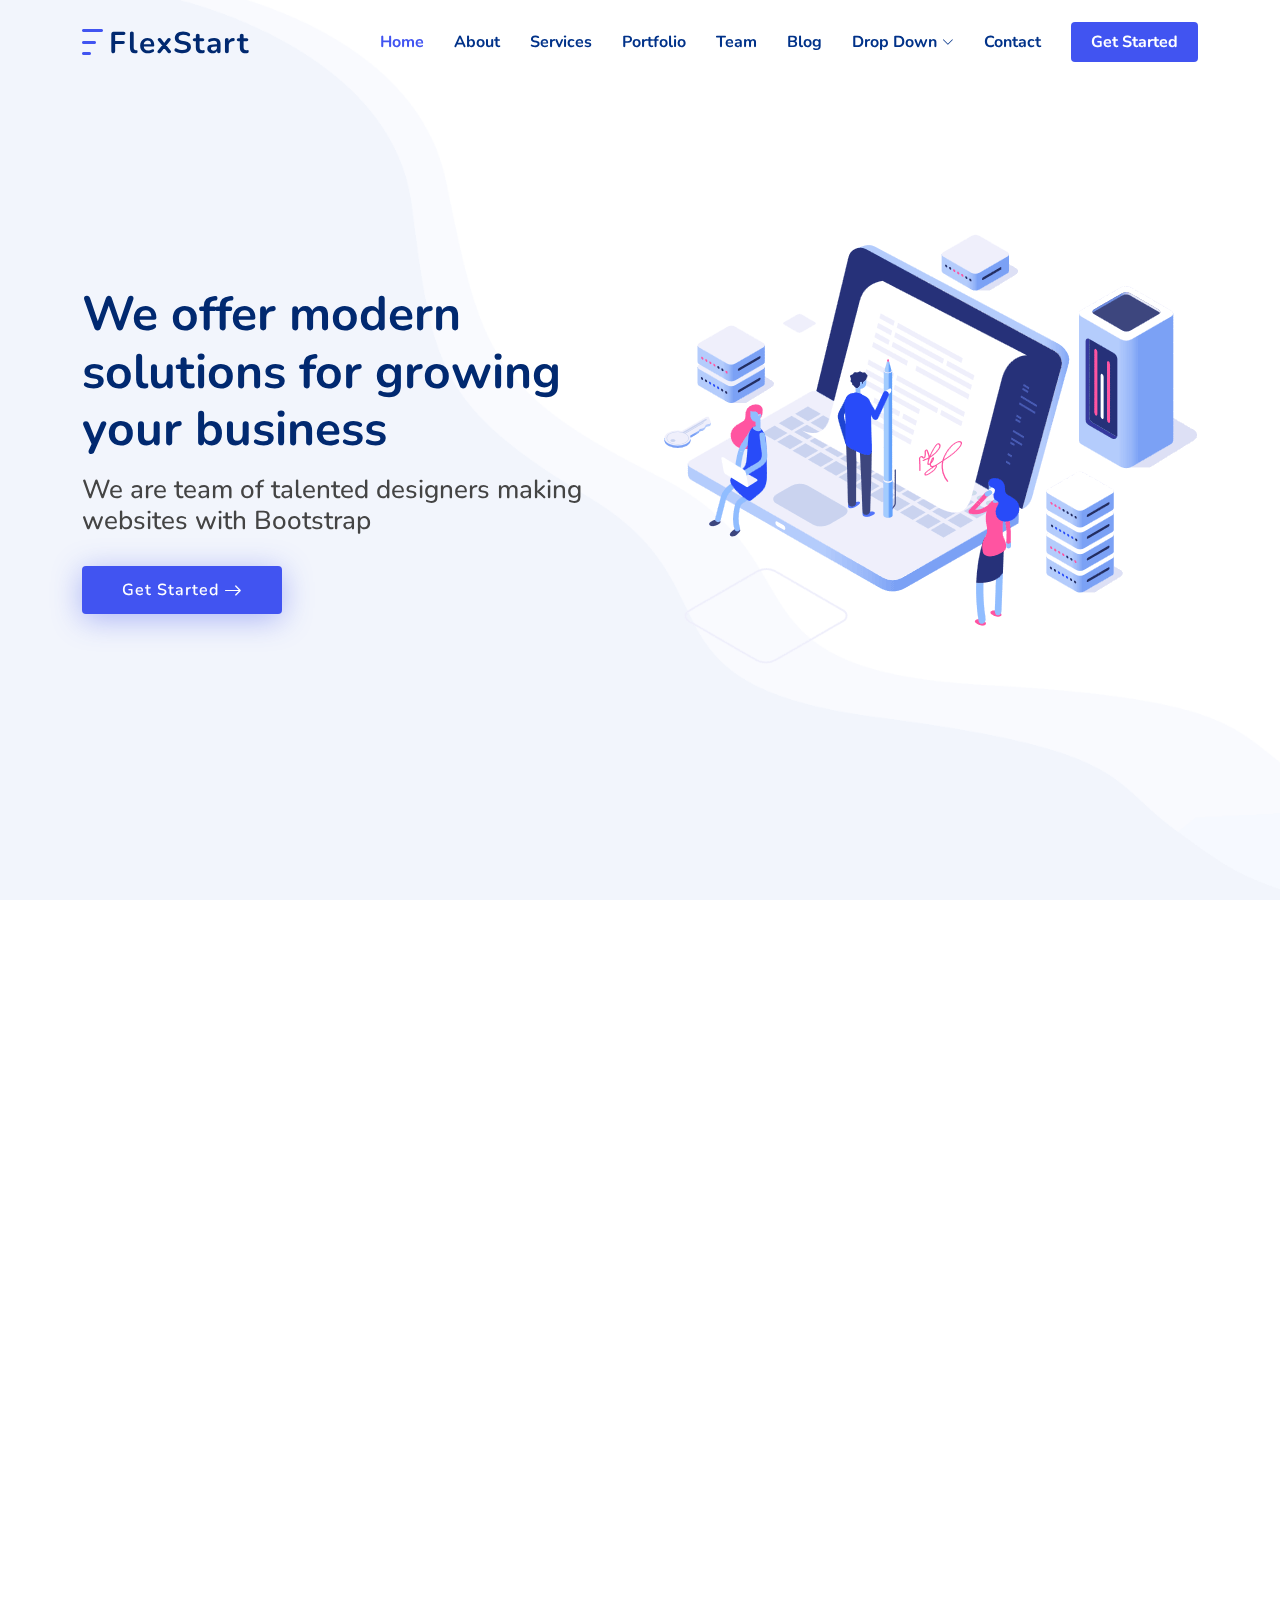
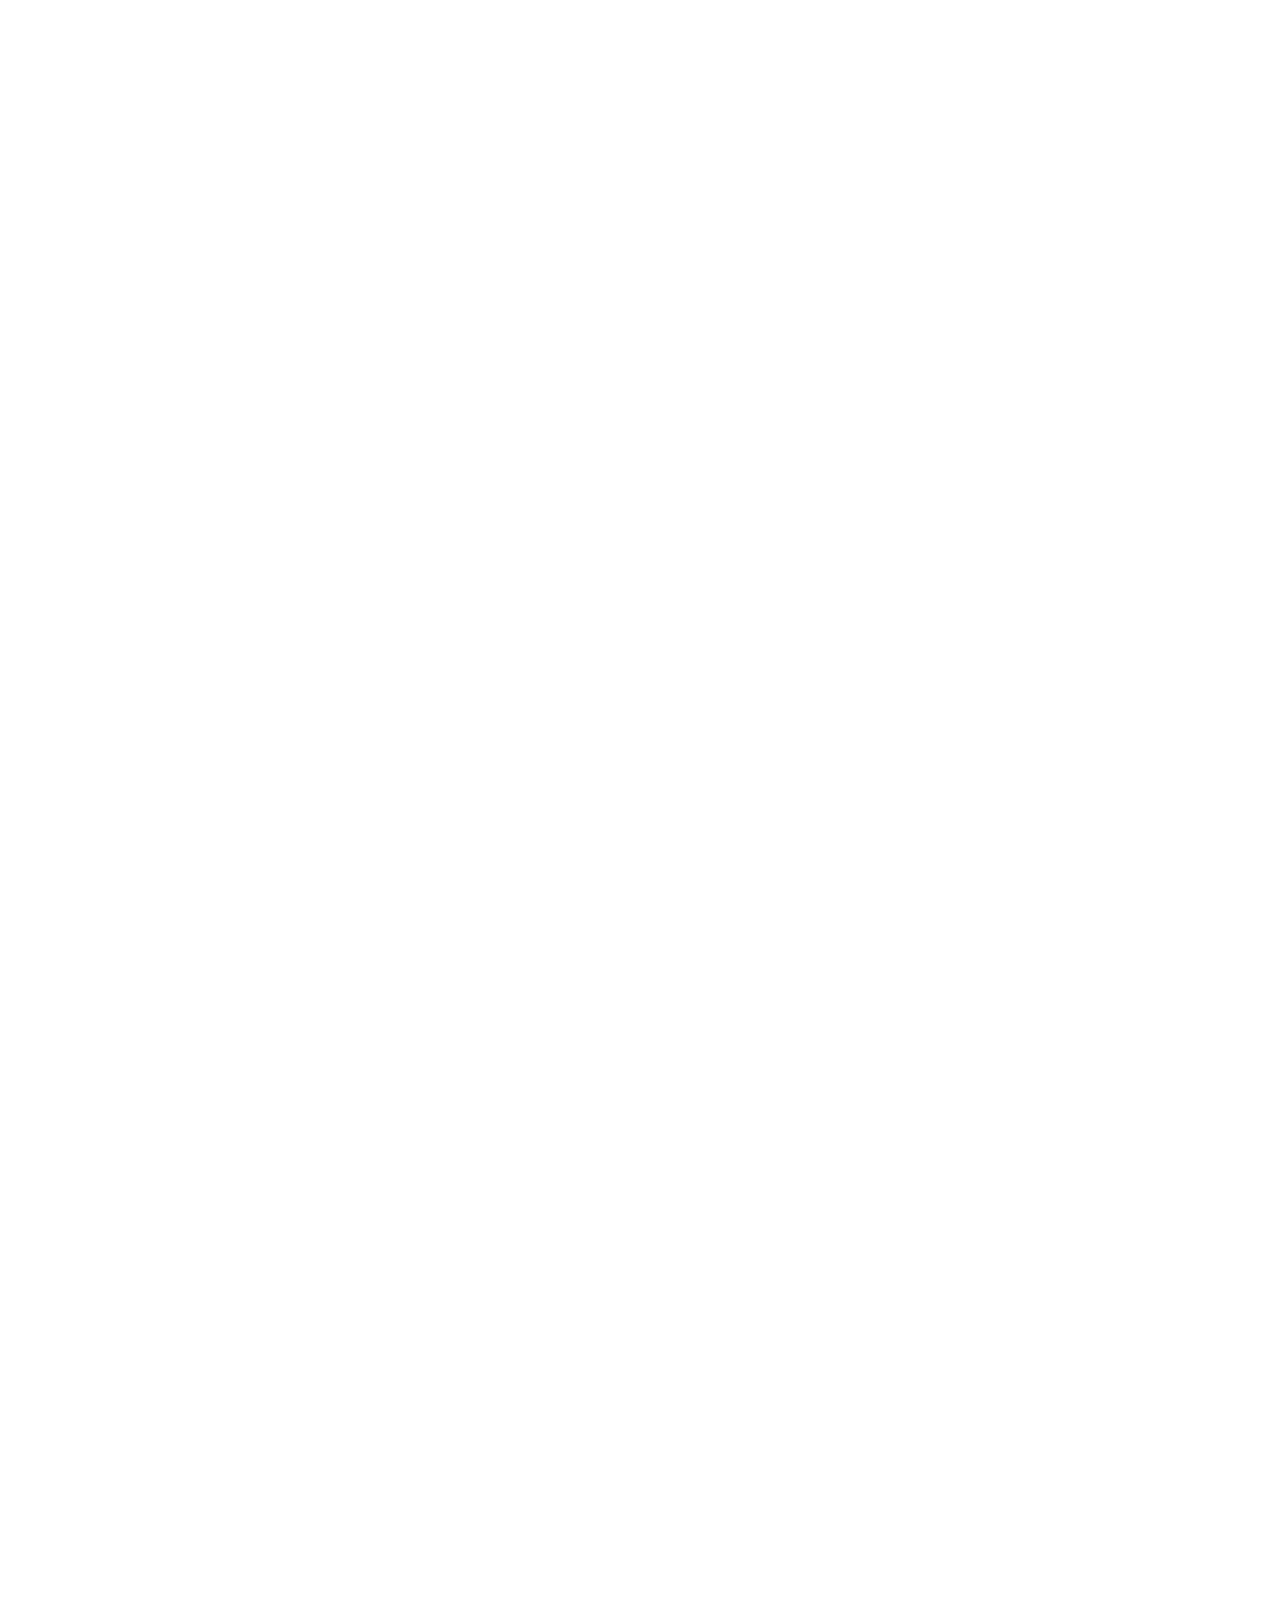
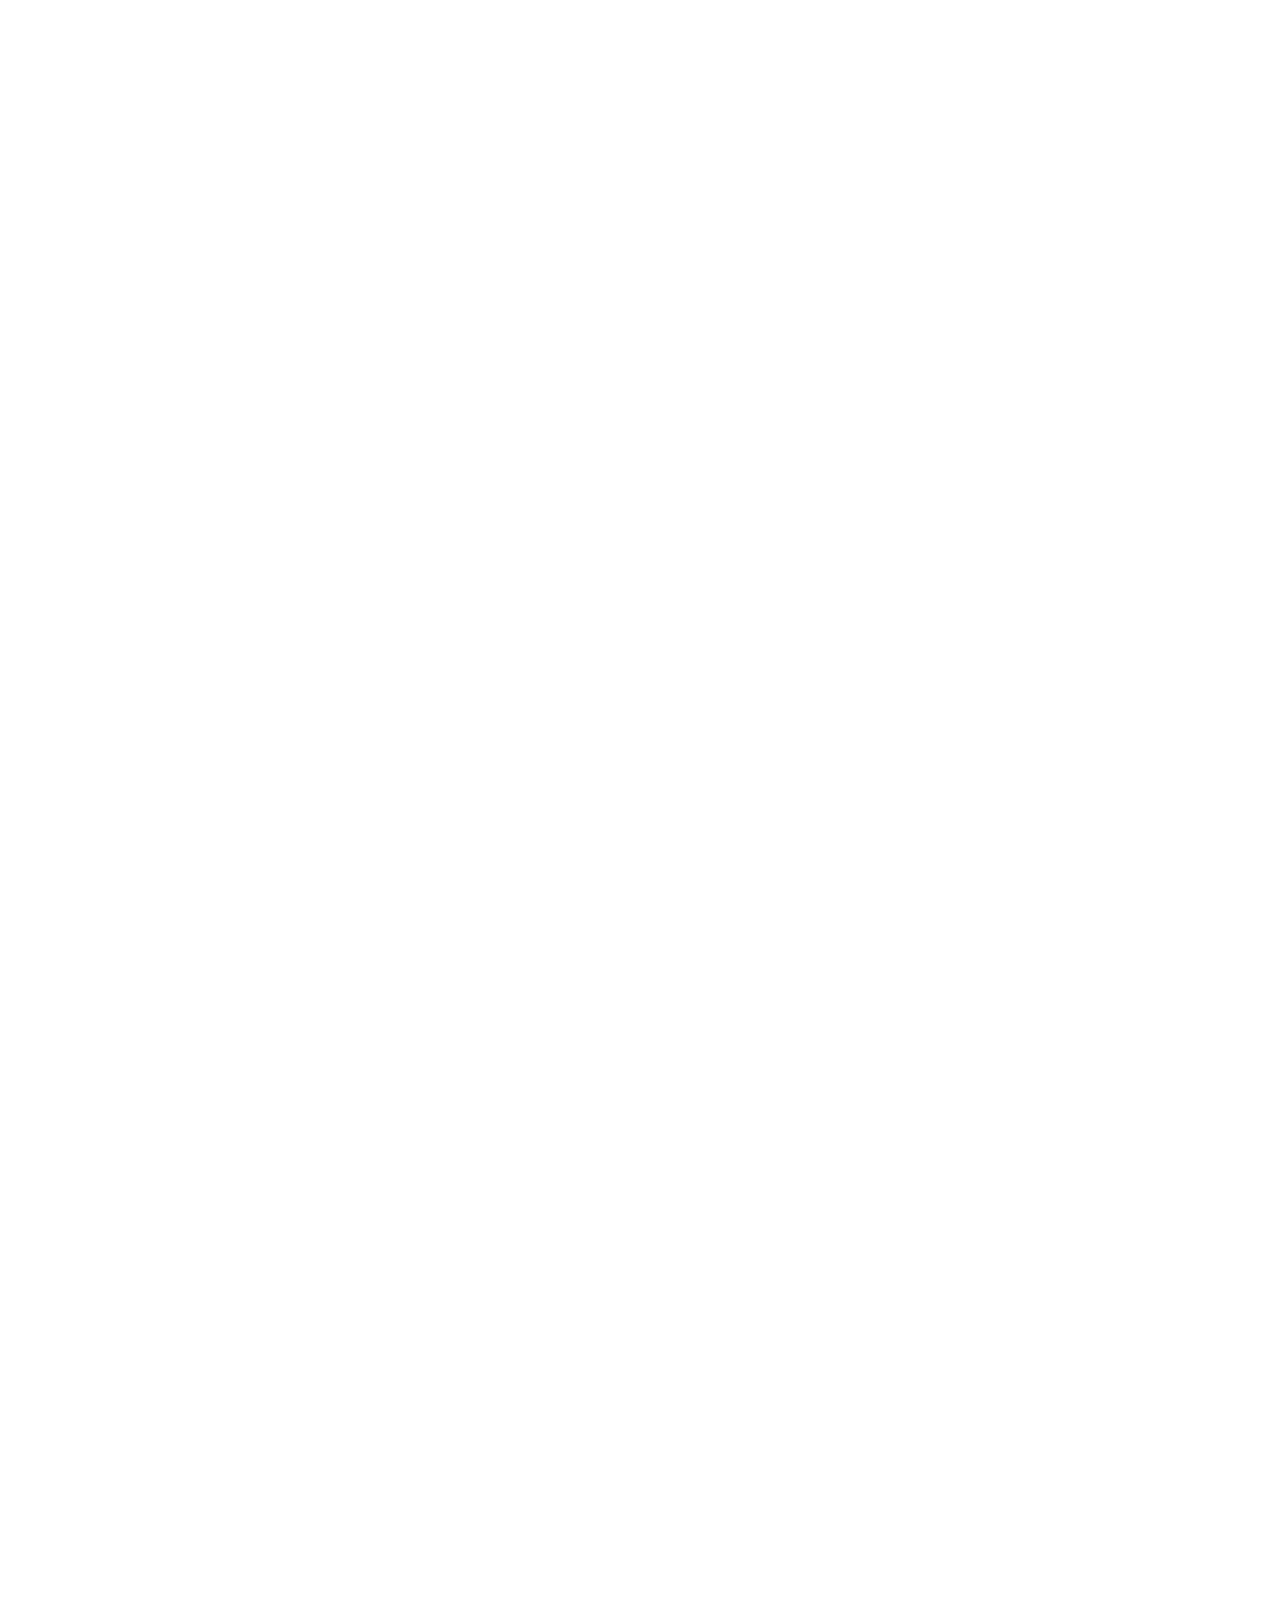
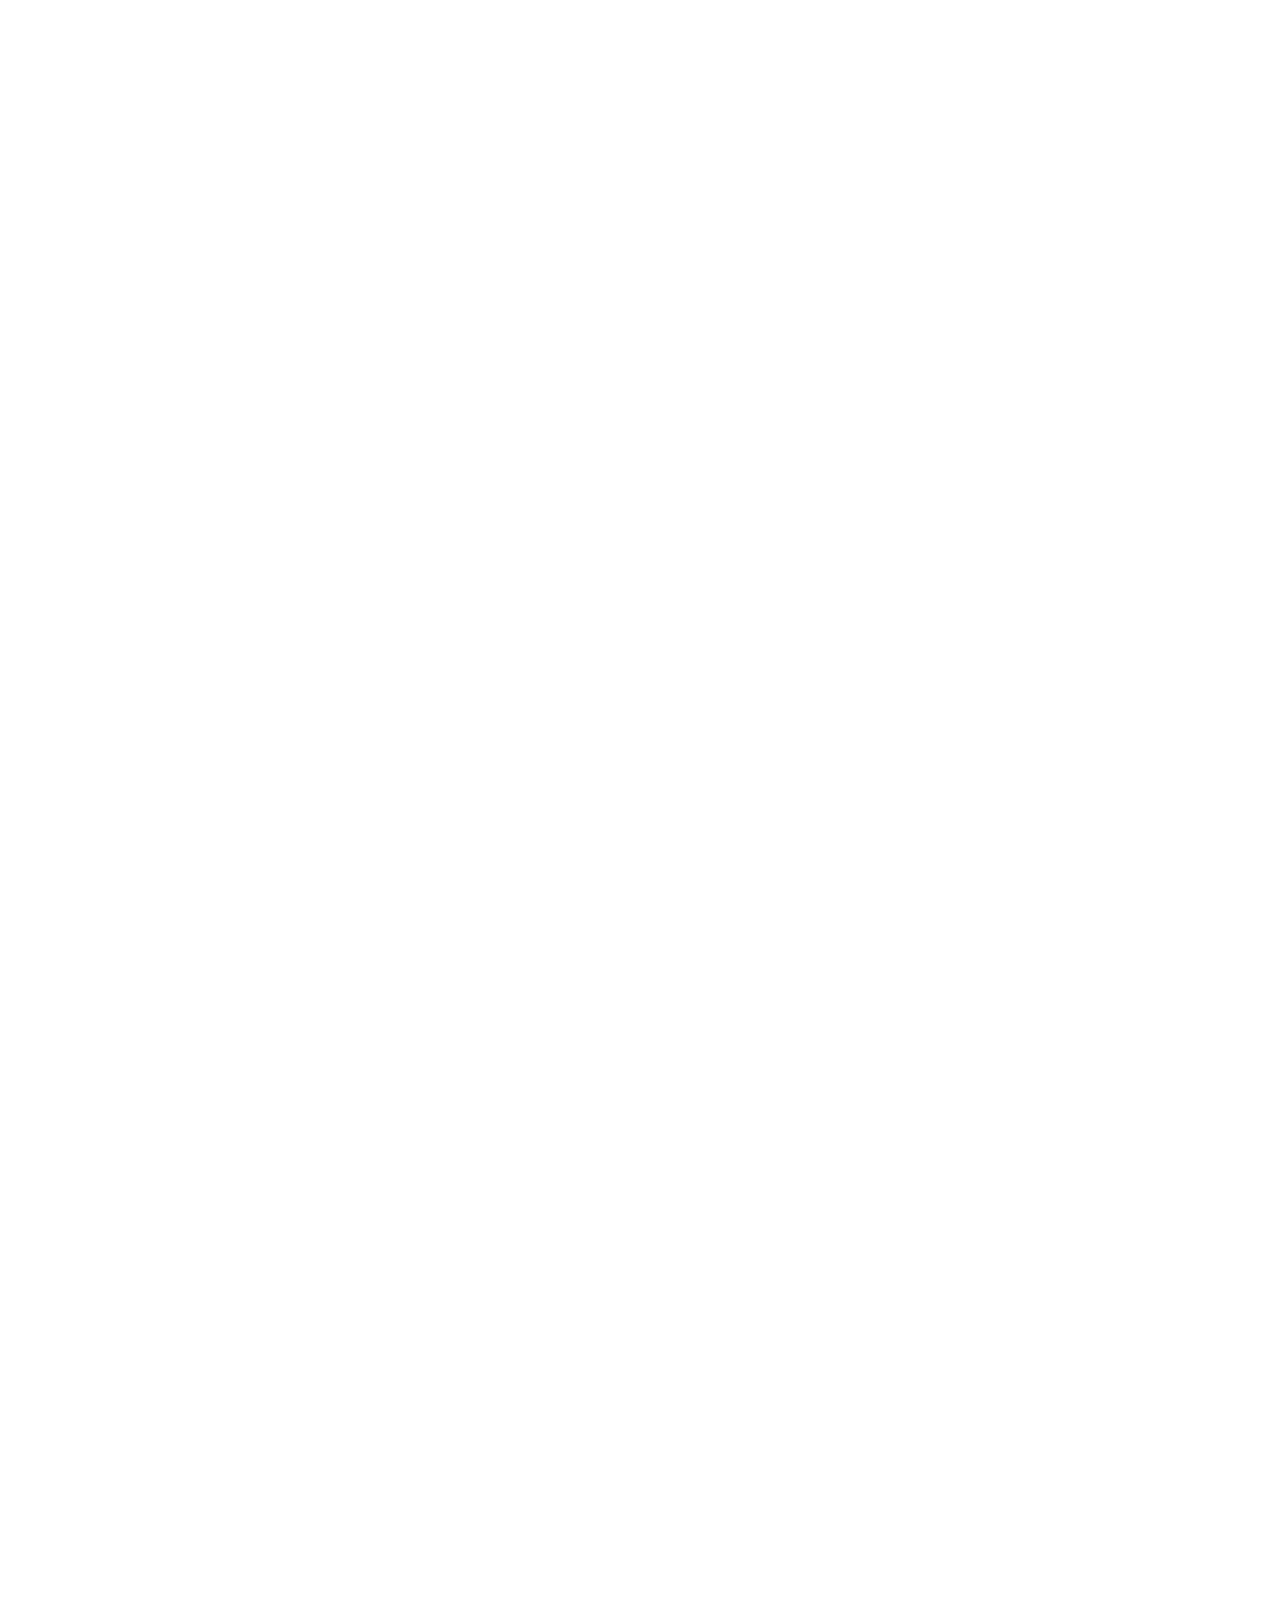
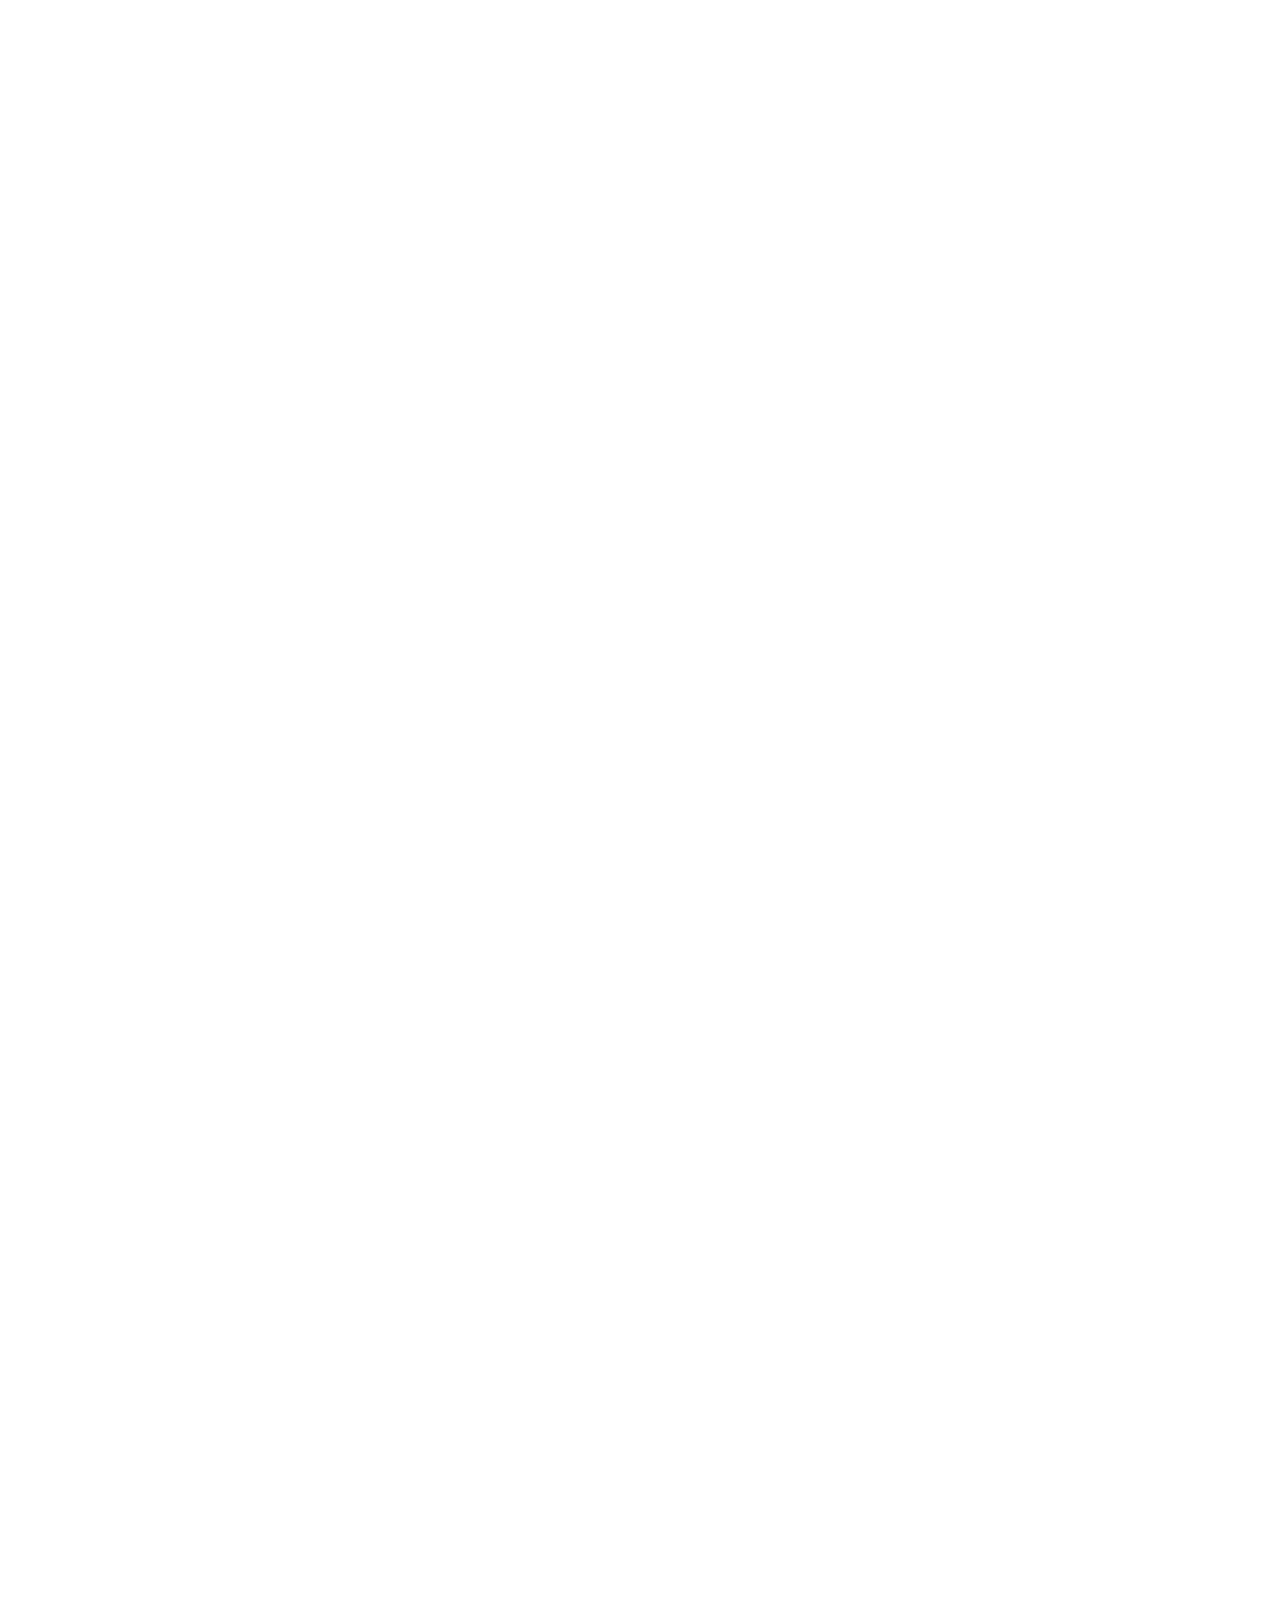
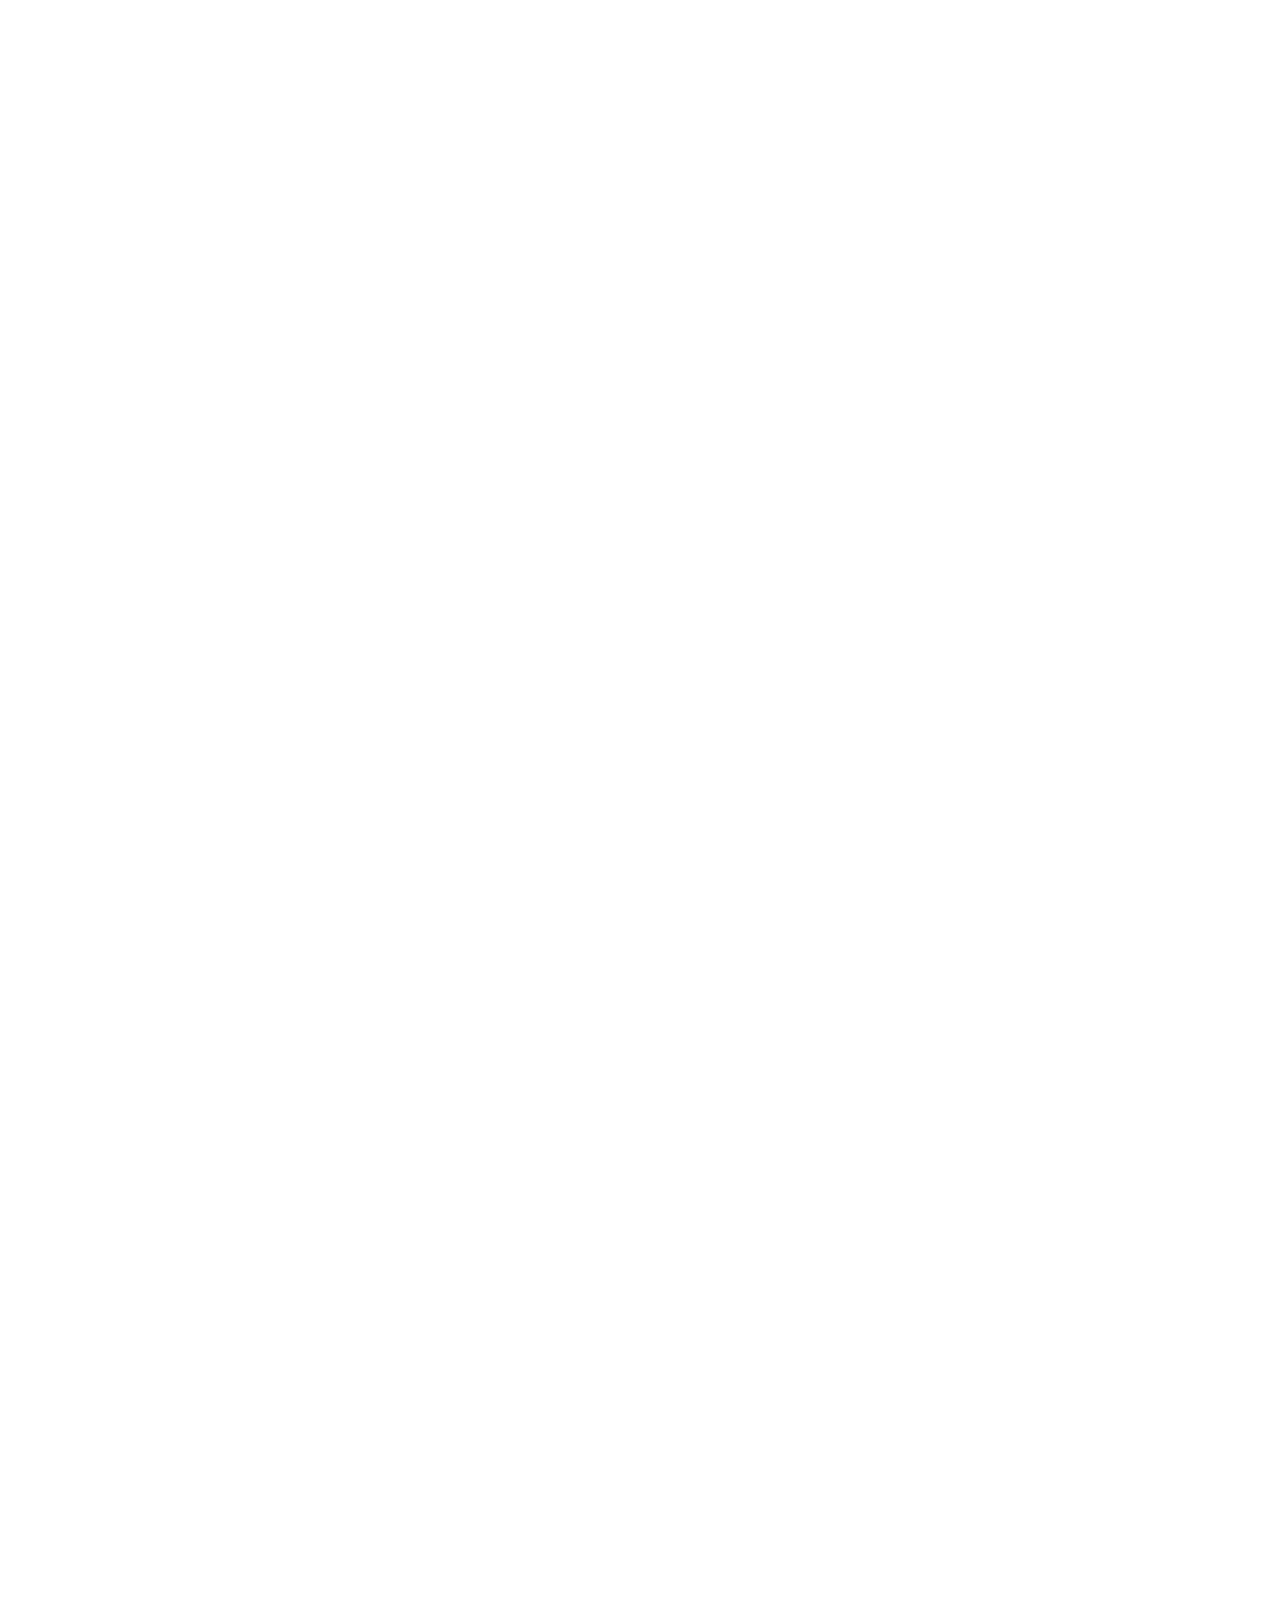
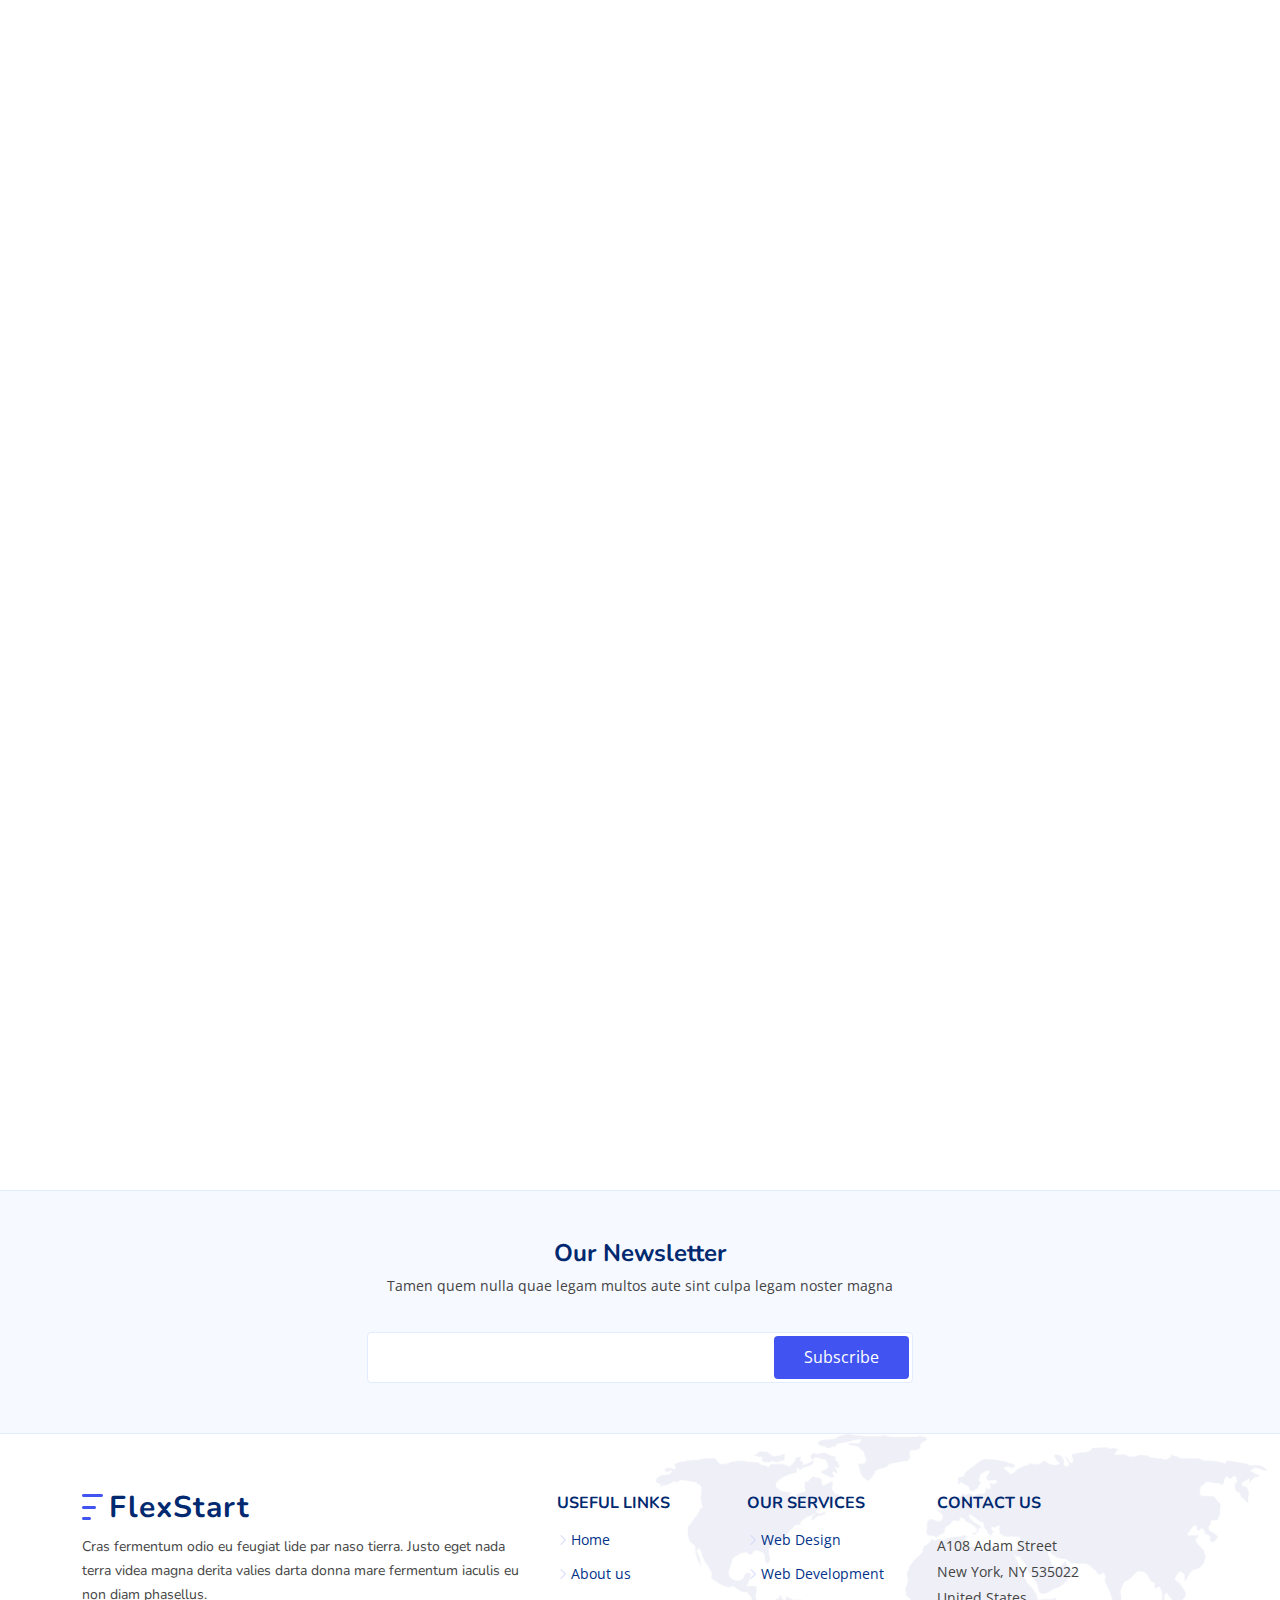
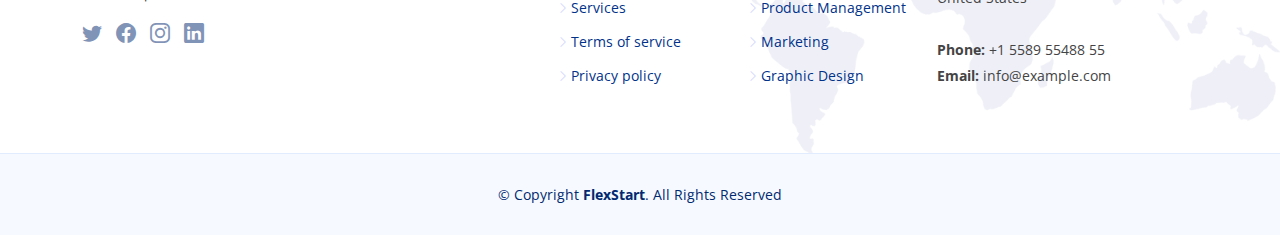
<file: NewCalaWellness.UI.MVC/_Archive/index.html>
<!DOCTYPE html>
<html lang="en">

<head>
  <meta charset="utf-8">
  <meta content="width=device-width, initial-scale=1.0" name="viewport">

  <title>FlexStart Bootstrap Template - Index</title>
  <meta content="" name="description">

  <meta content="" name="keywords">

  <!-- Favicons -->
  <link href="assets/img/favicon.png" rel="icon">
  <link href="assets/img/apple-touch-icon.png" rel="apple-touch-icon">

  <!-- Google Fonts -->
  <link href="https://fonts.googleapis.com/css?family=Open+Sans:300,300i,400,400i,600,600i,700,700i|Nunito:300,300i,400,400i,600,600i,700,700i|Poppins:300,300i,400,400i,500,500i,600,600i,700,700i" rel="stylesheet">

  <!-- Vendor CSS Files -->
  <link href="assets/vendor/aos/aos.css" rel="stylesheet">
  <link href="assets/vendor/bootstrap/css/bootstrap.min.css" rel="stylesheet">
  <link href="assets/vendor/bootstrap-icons/bootstrap-icons.css" rel="stylesheet">
  <link href="assets/vendor/glightbox/css/glightbox.min.css" rel="stylesheet">
  <link href="assets/vendor/remixicon/remixicon.css" rel="stylesheet">
  <link href="assets/vendor/swiper/swiper-bundle.min.css" rel="stylesheet">

  <!-- Template Main CSS File -->
  <link href="assets/css/style.css" rel="stylesheet">

  <!-- =======================================================
  * Template Name: FlexStart - v1.11.1
  * Template URL: https://bootstrapmade.com/flexstart-bootstrap-startup-template/
  * Author: BootstrapMade.com
  * License: https://bootstrapmade.com/license/
  ======================================================== -->
</head>

<body>

  <!-- ======= Header ======= -->
  <header id="header" class="header fixed-top">
    <div class="container-fluid container-xl d-flex align-items-center justify-content-between">

      <a href="index.html" class="logo d-flex align-items-center">
        <img src="assets/img/logo.png" alt="">
        <span>FlexStart</span>
      </a>

      <nav id="navbar" class="navbar">
        <ul>
          <li><a class="nav-link scrollto active" href="#hero">Home</a></li>
          <li><a class="nav-link scrollto" href="#about">About</a></li>
          <li><a class="nav-link scrollto" href="#services">Services</a></li>
          <li><a class="nav-link scrollto" href="#portfolio">Portfolio</a></li>
          <li><a class="nav-link scrollto" href="#team">Team</a></li>
          <li><a href="blog.html">Blog</a></li>
          <li class="dropdown"><a href="#"><span>Drop Down</span> <i class="bi bi-chevron-down"></i></a>
            <ul>
              <li><a href="#">Drop Down 1</a></li>
              <li class="dropdown"><a href="#"><span>Deep Drop Down</span> <i class="bi bi-chevron-right"></i></a>
                <ul>
                  <li><a href="#">Deep Drop Down 1</a></li>
                  <li><a href="#">Deep Drop Down 2</a></li>
                  <li><a href="#">Deep Drop Down 3</a></li>
                  <li><a href="#">Deep Drop Down 4</a></li>
                  <li><a href="#">Deep Drop Down 5</a></li>
                </ul>
              </li>
              <li><a href="#">Drop Down 2</a></li>
              <li><a href="#">Drop Down 3</a></li>
              <li><a href="#">Drop Down 4</a></li>
            </ul>
          </li>
          <li><a class="nav-link scrollto" href="#contact">Contact</a></li>
          <li><a class="getstarted scrollto" href="#about">Get Started</a></li>
        </ul>
        <i class="bi bi-list mobile-nav-toggle"></i>
      </nav><!-- .navbar -->

    </div>
  </header><!-- End Header -->

  <!-- ======= Hero Section ======= -->
  <section id="hero" class="hero d-flex align-items-center">

    <div class="container">
      <div class="row">
        <div class="col-lg-6 d-flex flex-column justify-content-center">
          <h1 data-aos="fade-up">We offer modern solutions for growing your business</h1>
          <h2 data-aos="fade-up" data-aos-delay="400">We are team of talented designers making websites with Bootstrap</h2>
          <div data-aos="fade-up" data-aos-delay="600">
            <div class="text-center text-lg-start">
              <a href="#about" class="btn-get-started scrollto d-inline-flex align-items-center justify-content-center align-self-center">
                <span>Get Started</span>
                <i class="bi bi-arrow-right"></i>
              </a>
            </div>
          </div>
        </div>
        <div class="col-lg-6 hero-img" data-aos="zoom-out" data-aos-delay="200">
          <img src="assets/img/hero-img.png" class="img-fluid" alt="">
        </div>
      </div>
    </div>

  </section><!-- End Hero -->

  <main id="main">
    <!-- ======= About Section ======= -->
    <section id="about" class="about">

      <div class="container" data-aos="fade-up">
        <div class="row gx-0">

          <div class="col-lg-6 d-flex flex-column justify-content-center" data-aos="fade-up" data-aos-delay="200">
            <div class="content">
              <h3>Who We Are</h3>
              <h2>Expedita voluptas omnis cupiditate totam eveniet nobis sint iste. Dolores est repellat corrupti reprehenderit.</h2>
              <p>
                Quisquam vel ut sint cum eos hic dolores aperiam. Sed deserunt et. Inventore et et dolor consequatur itaque ut voluptate sed et. Magnam nam ipsum tenetur suscipit voluptatum nam et est corrupti.
              </p>
              <div class="text-center text-lg-start">
                <a href="#" class="btn-read-more d-inline-flex align-items-center justify-content-center align-self-center">
                  <span>Read More</span>
                  <i class="bi bi-arrow-right"></i>
                </a>
              </div>
            </div>
          </div>

          <div class="col-lg-6 d-flex align-items-center" data-aos="zoom-out" data-aos-delay="200">
            <img src="assets/img/about.jpg" class="img-fluid" alt="">
          </div>

        </div>
      </div>

    </section><!-- End About Section -->

    <!-- ======= Values Section ======= -->
    <section id="values" class="values">

      <div class="container" data-aos="fade-up">

        <header class="section-header">
          <h2>Our Values</h2>
          <p>Odit est perspiciatis laborum et dicta</p>
        </header>

        <div class="row">

          <div class="col-lg-4" data-aos="fade-up" data-aos-delay="200">
            <div class="box">
              <img src="assets/img/values-1.png" class="img-fluid" alt="">
              <h3>Ad cupiditate sed est odio</h3>
              <p>Eum ad dolor et. Autem aut fugiat debitis voluptatem consequuntur sit. Et veritatis id.</p>
            </div>
          </div>

          <div class="col-lg-4 mt-4 mt-lg-0" data-aos="fade-up" data-aos-delay="400">
            <div class="box">
              <img src="assets/img/values-2.png" class="img-fluid" alt="">
              <h3>Voluptatem voluptatum alias</h3>
              <p>Repudiandae amet nihil natus in distinctio suscipit id. Doloremque ducimus ea sit non.</p>
            </div>
          </div>

          <div class="col-lg-4 mt-4 mt-lg-0" data-aos="fade-up" data-aos-delay="600">
            <div class="box">
              <img src="assets/img/values-3.png" class="img-fluid" alt="">
              <h3>Fugit cupiditate alias nobis.</h3>
              <p>Quam rem vitae est autem molestias explicabo debitis sint. Vero aliquid quidem commodi.</p>
            </div>
          </div>

        </div>

      </div>

    </section><!-- End Values Section -->

    <!-- ======= Counts Section ======= -->
    <section id="counts" class="counts">
      <div class="container" data-aos="fade-up">

        <div class="row gy-4">

          <div class="col-lg-3 col-md-6">
            <div class="count-box">
              <i class="bi bi-emoji-smile"></i>
              <div>
                <span data-purecounter-start="0" data-purecounter-end="232" data-purecounter-duration="1" class="purecounter"></span>
                <p>Happy Clients</p>
              </div>
            </div>
          </div>

          <div class="col-lg-3 col-md-6">
            <div class="count-box">
              <i class="bi bi-journal-richtext" style="color: #ee6c20;"></i>
              <div>
                <span data-purecounter-start="0" data-purecounter-end="521" data-purecounter-duration="1" class="purecounter"></span>
                <p>Projects</p>
              </div>
            </div>
          </div>

          <div class="col-lg-3 col-md-6">
            <div class="count-box">
              <i class="bi bi-headset" style="color: #15be56;"></i>
              <div>
                <span data-purecounter-start="0" data-purecounter-end="1463" data-purecounter-duration="1" class="purecounter"></span>
                <p>Hours Of Support</p>
              </div>
            </div>
          </div>

          <div class="col-lg-3 col-md-6">
            <div class="count-box">
              <i class="bi bi-people" style="color: #bb0852;"></i>
              <div>
                <span data-purecounter-start="0" data-purecounter-end="15" data-purecounter-duration="1" class="purecounter"></span>
                <p>Hard Workers</p>
              </div>
            </div>
          </div>

        </div>

      </div>
    </section><!-- End Counts Section -->

    <!-- ======= Features Section ======= -->
    <section id="features" class="features">

      <div class="container" data-aos="fade-up">

        <header class="section-header">
          <h2>Features</h2>
          <p>Laboriosam et omnis fuga quis dolor direda fara</p>
        </header>

        <div class="row">

          <div class="col-lg-6">
            <img src="assets/img/features.png" class="img-fluid" alt="">
          </div>

          <div class="col-lg-6 mt-5 mt-lg-0 d-flex">
            <div class="row align-self-center gy-4">

              <div class="col-md-6" data-aos="zoom-out" data-aos-delay="200">
                <div class="feature-box d-flex align-items-center">
                  <i class="bi bi-check"></i>
                  <h3>Eos aspernatur rem</h3>
                </div>
              </div>

              <div class="col-md-6" data-aos="zoom-out" data-aos-delay="300">
                <div class="feature-box d-flex align-items-center">
                  <i class="bi bi-check"></i>
                  <h3>Facilis neque ipsa</h3>
                </div>
              </div>

              <div class="col-md-6" data-aos="zoom-out" data-aos-delay="400">
                <div class="feature-box d-flex align-items-center">
                  <i class="bi bi-check"></i>
                  <h3>Volup amet voluptas</h3>
                </div>
              </div>

              <div class="col-md-6" data-aos="zoom-out" data-aos-delay="500">
                <div class="feature-box d-flex align-items-center">
                  <i class="bi bi-check"></i>
                  <h3>Rerum omnis sint</h3>
                </div>
              </div>

              <div class="col-md-6" data-aos="zoom-out" data-aos-delay="600">
                <div class="feature-box d-flex align-items-center">
                  <i class="bi bi-check"></i>
                  <h3>Alias possimus</h3>
                </div>
              </div>

              <div class="col-md-6" data-aos="zoom-out" data-aos-delay="700">
                <div class="feature-box d-flex align-items-center">
                  <i class="bi bi-check"></i>
                  <h3>Repellendus mollitia</h3>
                </div>
              </div>

            </div>
          </div>

        </div> <!-- / row -->

        <!-- Feature Tabs -->
        <div class="row feture-tabs" data-aos="fade-up">
          <div class="col-lg-6">
            <h3>Neque officiis dolore maiores et exercitationem quae est seda lidera pat claero</h3>

            <!-- Tabs -->
            <ul class="nav nav-pills mb-3">
              <li>
                <a class="nav-link active" data-bs-toggle="pill" href="#tab1">Saepe fuga</a>
              </li>
              <li>
                <a class="nav-link" data-bs-toggle="pill" href="#tab2">Voluptates</a>
              </li>
              <li>
                <a class="nav-link" data-bs-toggle="pill" href="#tab3">Corrupti</a>
              </li>
            </ul><!-- End Tabs -->

            <!-- Tab Content -->
            <div class="tab-content">

              <div class="tab-pane fade show active" id="tab1">
                <p>Consequuntur inventore voluptates consequatur aut vel et. Eos doloribus expedita. Sapiente atque consequatur minima nihil quae aspernatur quo suscipit voluptatem.</p>
                <div class="d-flex align-items-center mb-2">
                  <i class="bi bi-check2"></i>
                  <h4>Repudiandae rerum velit modi et officia quasi facilis</h4>
                </div>
                <p>Laborum omnis voluptates voluptas qui sit aliquam blanditiis. Sapiente minima commodi dolorum non eveniet magni quaerat nemo et.</p>
                <div class="d-flex align-items-center mb-2">
                  <i class="bi bi-check2"></i>
                  <h4>Incidunt non veritatis illum ea ut nisi</h4>
                </div>
                <p>Non quod totam minus repellendus autem sint velit. Rerum debitis facere soluta tenetur. Iure molestiae assumenda sunt qui inventore eligendi voluptates nisi at. Dolorem quo tempora. Quia et perferendis.</p>
              </div><!-- End Tab 1 Content -->

              <div class="tab-pane fade show" id="tab2">
                <p>Consequuntur inventore voluptates consequatur aut vel et. Eos doloribus expedita. Sapiente atque consequatur minima nihil quae aspernatur quo suscipit voluptatem.</p>
                <div class="d-flex align-items-center mb-2">
                  <i class="bi bi-check2"></i>
                  <h4>Repudiandae rerum velit modi et officia quasi facilis</h4>
                </div>
                <p>Laborum omnis voluptates voluptas qui sit aliquam blanditiis. Sapiente minima commodi dolorum non eveniet magni quaerat nemo et.</p>
                <div class="d-flex align-items-center mb-2">
                  <i class="bi bi-check2"></i>
                  <h4>Incidunt non veritatis illum ea ut nisi</h4>
                </div>
                <p>Non quod totam minus repellendus autem sint velit. Rerum debitis facere soluta tenetur. Iure molestiae assumenda sunt qui inventore eligendi voluptates nisi at. Dolorem quo tempora. Quia et perferendis.</p>
              </div><!-- End Tab 2 Content -->

              <div class="tab-pane fade show" id="tab3">
                <p>Consequuntur inventore voluptates consequatur aut vel et. Eos doloribus expedita. Sapiente atque consequatur minima nihil quae aspernatur quo suscipit voluptatem.</p>
                <div class="d-flex align-items-center mb-2">
                  <i class="bi bi-check2"></i>
                  <h4>Repudiandae rerum velit modi et officia quasi facilis</h4>
                </div>
                <p>Laborum omnis voluptates voluptas qui sit aliquam blanditiis. Sapiente minima commodi dolorum non eveniet magni quaerat nemo et.</p>
                <div class="d-flex align-items-center mb-2">
                  <i class="bi bi-check2"></i>
                  <h4>Incidunt non veritatis illum ea ut nisi</h4>
                </div>
                <p>Non quod totam minus repellendus autem sint velit. Rerum debitis facere soluta tenetur. Iure molestiae assumenda sunt qui inventore eligendi voluptates nisi at. Dolorem quo tempora. Quia et perferendis.</p>
              </div><!-- End Tab 3 Content -->

            </div>

          </div>

          <div class="col-lg-6">
            <img src="assets/img/features-2.png" class="img-fluid" alt="">
          </div>

        </div><!-- End Feature Tabs -->

        <!-- Feature Icons -->
        <div class="row feature-icons" data-aos="fade-up">
          <h3>Ratione mollitia eos ab laudantium rerum beatae quo</h3>

          <div class="row">

            <div class="col-xl-4 text-center" data-aos="fade-right" data-aos-delay="100">
              <img src="assets/img/features-3.png" class="img-fluid p-4" alt="">
            </div>

            <div class="col-xl-8 d-flex content">
              <div class="row align-self-center gy-4">

                <div class="col-md-6 icon-box" data-aos="fade-up">
                  <i class="ri-line-chart-line"></i>
                  <div>
                    <h4>Corporis voluptates sit</h4>
                    <p>Consequuntur sunt aut quasi enim aliquam quae harum pariatur laboris nisi ut aliquip</p>
                  </div>
                </div>

                <div class="col-md-6 icon-box" data-aos="fade-up" data-aos-delay="100">
                  <i class="ri-stack-line"></i>
                  <div>
                    <h4>Ullamco laboris nisi</h4>
                    <p>Excepteur sint occaecat cupidatat non proident, sunt in culpa qui officia deserunt</p>
                  </div>
                </div>

                <div class="col-md-6 icon-box" data-aos="fade-up" data-aos-delay="200">
                  <i class="ri-brush-4-line"></i>
                  <div>
                    <h4>Labore consequatur</h4>
                    <p>Aut suscipit aut cum nemo deleniti aut omnis. Doloribus ut maiores omnis facere</p>
                  </div>
                </div>

                <div class="col-md-6 icon-box" data-aos="fade-up" data-aos-delay="300">
                  <i class="ri-magic-line"></i>
                  <div>
                    <h4>Beatae veritatis</h4>
                    <p>Expedita veritatis consequuntur nihil tempore laudantium vitae denat pacta</p>
                  </div>
                </div>

                <div class="col-md-6 icon-box" data-aos="fade-up" data-aos-delay="400">
                  <i class="ri-command-line"></i>
                  <div>
                    <h4>Molestiae dolor</h4>
                    <p>Et fuga et deserunt et enim. Dolorem architecto ratione tensa raptor marte</p>
                  </div>
                </div>

                <div class="col-md-6 icon-box" data-aos="fade-up" data-aos-delay="500">
                  <i class="ri-radar-line"></i>
                  <div>
                    <h4>Explicabo consectetur</h4>
                    <p>Est autem dicta beatae suscipit. Sint veritatis et sit quasi ab aut inventore</p>
                  </div>
                </div>

              </div>
            </div>

          </div>

        </div><!-- End Feature Icons -->

      </div>

    </section><!-- End Features Section -->

    <!-- ======= Services Section ======= -->
    <section id="services" class="services">

      <div class="container" data-aos="fade-up">

        <header class="section-header">
          <h2>Services</h2>
          <p>Veritatis et dolores facere numquam et praesentium</p>
        </header>

        <div class="row gy-4">

          <div class="col-lg-4 col-md-6" data-aos="fade-up" data-aos-delay="200">
            <div class="service-box blue">
              <i class="ri-discuss-line icon"></i>
              <h3>Nesciunt Mete</h3>
              <p>Provident nihil minus qui consequatur non omnis maiores. Eos accusantium minus dolores iure perferendis tempore et consequatur.</p>
              <a href="#" class="read-more"><span>Read More</span> <i class="bi bi-arrow-right"></i></a>
            </div>
          </div>

          <div class="col-lg-4 col-md-6" data-aos="fade-up" data-aos-delay="300">
            <div class="service-box orange">
              <i class="ri-discuss-line icon"></i>
              <h3>Eosle Commodi</h3>
              <p>Ut autem aut autem non a. Sint sint sit facilis nam iusto sint. Libero corrupti neque eum hic non ut nesciunt dolorem.</p>
              <a href="#" class="read-more"><span>Read More</span> <i class="bi bi-arrow-right"></i></a>
            </div>
          </div>

          <div class="col-lg-4 col-md-6" data-aos="fade-up" data-aos-delay="400">
            <div class="service-box green">
              <i class="ri-discuss-line icon"></i>
              <h3>Ledo Markt</h3>
              <p>Ut excepturi voluptatem nisi sed. Quidem fuga consequatur. Minus ea aut. Vel qui id voluptas adipisci eos earum corrupti.</p>
              <a href="#" class="read-more"><span>Read More</span> <i class="bi bi-arrow-right"></i></a>
            </div>
          </div>

          <div class="col-lg-4 col-md-6" data-aos="fade-up" data-aos-delay="500">
            <div class="service-box red">
              <i class="ri-discuss-line icon"></i>
              <h3>Asperiores Commodi</h3>
              <p>Non et temporibus minus omnis sed dolor esse consequatur. Cupiditate sed error ea fuga sit provident adipisci neque.</p>
              <a href="#" class="read-more"><span>Read More</span> <i class="bi bi-arrow-right"></i></a>
            </div>
          </div>

          <div class="col-lg-4 col-md-6" data-aos="fade-up" data-aos-delay="600">
            <div class="service-box purple">
              <i class="ri-discuss-line icon"></i>
              <h3>Velit Doloremque.</h3>
              <p>Cumque et suscipit saepe. Est maiores autem enim facilis ut aut ipsam corporis aut. Sed animi at autem alias eius labore.</p>
              <a href="#" class="read-more"><span>Read More</span> <i class="bi bi-arrow-right"></i></a>
            </div>
          </div>

          <div class="col-lg-4 col-md-6" data-aos="fade-up" data-aos-delay="700">
            <div class="service-box pink">
              <i class="ri-discuss-line icon"></i>
              <h3>Dolori Architecto</h3>
              <p>Hic molestias ea quibusdam eos. Fugiat enim doloremque aut neque non et debitis iure. Corrupti recusandae ducimus enim.</p>
              <a href="#" class="read-more"><span>Read More</span> <i class="bi bi-arrow-right"></i></a>
            </div>
          </div>

        </div>

      </div>

    </section><!-- End Services Section -->

    <!-- ======= Pricing Section ======= -->
    <section id="pricing" class="pricing">

      <div class="container" data-aos="fade-up">

        <header class="section-header">
          <h2>Pricing</h2>
          <p>Check our Pricing</p>
        </header>

        <div class="row gy-4" data-aos="fade-left">

          <div class="col-lg-3 col-md-6" data-aos="zoom-in" data-aos-delay="100">
            <div class="box">
              <h3 style="color: #07d5c0;">Free Plan</h3>
              <div class="price"><sup>$</sup>0<span> / mo</span></div>
              <img src="assets/img/pricing-free.png" class="img-fluid" alt="">
              <ul>
                <li>Aida dere</li>
                <li>Nec feugiat nisl</li>
                <li>Nulla at volutpat dola</li>
                <li class="na">Pharetra massa</li>
                <li class="na">Massa ultricies mi</li>
              </ul>
              <a href="#" class="btn-buy">Buy Now</a>
            </div>
          </div>

          <div class="col-lg-3 col-md-6" data-aos="zoom-in" data-aos-delay="200">
            <div class="box">
              <span class="featured">Featured</span>
              <h3 style="color: #65c600;">Starter Plan</h3>
              <div class="price"><sup>$</sup>19<span> / mo</span></div>
              <img src="assets/img/pricing-starter.png" class="img-fluid" alt="">
              <ul>
                <li>Aida dere</li>
                <li>Nec feugiat nisl</li>
                <li>Nulla at volutpat dola</li>
                <li>Pharetra massa</li>
                <li class="na">Massa ultricies mi</li>
              </ul>
              <a href="#" class="btn-buy">Buy Now</a>
            </div>
          </div>

          <div class="col-lg-3 col-md-6" data-aos="zoom-in" data-aos-delay="300">
            <div class="box">
              <h3 style="color: #ff901c;">Business Plan</h3>
              <div class="price"><sup>$</sup>29<span> / mo</span></div>
              <img src="assets/img/pricing-business.png" class="img-fluid" alt="">
              <ul>
                <li>Aida dere</li>
                <li>Nec feugiat nisl</li>
                <li>Nulla at volutpat dola</li>
                <li>Pharetra massa</li>
                <li>Massa ultricies mi</li>
              </ul>
              <a href="#" class="btn-buy">Buy Now</a>
            </div>
          </div>

          <div class="col-lg-3 col-md-6" data-aos="zoom-in" data-aos-delay="400">
            <div class="box">
              <h3 style="color: #ff0071;">Ultimate Plan</h3>
              <div class="price"><sup>$</sup>49<span> / mo</span></div>
              <img src="assets/img/pricing-ultimate.png" class="img-fluid" alt="">
              <ul>
                <li>Aida dere</li>
                <li>Nec feugiat nisl</li>
                <li>Nulla at volutpat dola</li>
                <li>Pharetra massa</li>
                <li>Massa ultricies mi</li>
              </ul>
              <a href="#" class="btn-buy">Buy Now</a>
            </div>
          </div>

        </div>

      </div>

    </section><!-- End Pricing Section -->

    <!-- ======= F.A.Q Section ======= -->
    <section id="faq" class="faq">

      <div class="container" data-aos="fade-up">

        <header class="section-header">
          <h2>F.A.Q</h2>
          <p>Frequently Asked Questions</p>
        </header>

        <div class="row">
          <div class="col-lg-6">
            <!-- F.A.Q List 1-->
            <div class="accordion accordion-flush" id="faqlist1">
              <div class="accordion-item">
                <h2 class="accordion-header">
                  <button class="accordion-button collapsed" type="button" data-bs-toggle="collapse" data-bs-target="#faq-content-1">
                    Non consectetur a erat nam at lectus urna duis?
                  </button>
                </h2>
                <div id="faq-content-1" class="accordion-collapse collapse" data-bs-parent="#faqlist1">
                  <div class="accordion-body">
                    Feugiat pretium nibh ipsum consequat. Tempus iaculis urna id volutpat lacus laoreet non curabitur gravida. Venenatis lectus magna fringilla urna porttitor rhoncus dolor purus non.
                  </div>
                </div>
              </div>

              <div class="accordion-item">
                <h2 class="accordion-header">
                  <button class="accordion-button collapsed" type="button" data-bs-toggle="collapse" data-bs-target="#faq-content-2">
                    Feugiat scelerisque varius morbi enim nunc faucibus a pellentesque?
                  </button>
                </h2>
                <div id="faq-content-2" class="accordion-collapse collapse" data-bs-parent="#faqlist1">
                  <div class="accordion-body">
                    Dolor sit amet consectetur adipiscing elit pellentesque habitant morbi. Id interdum velit laoreet id donec ultrices. Fringilla phasellus faucibus scelerisque eleifend donec pretium. Est pellentesque elit ullamcorper dignissim. Mauris ultrices eros in cursus turpis massa tincidunt dui.
                  </div>
                </div>
              </div>

              <div class="accordion-item">
                <h2 class="accordion-header">
                  <button class="accordion-button collapsed" type="button" data-bs-toggle="collapse" data-bs-target="#faq-content-3">
                    Dolor sit amet consectetur adipiscing elit pellentesque habitant morbi?
                  </button>
                </h2>
                <div id="faq-content-3" class="accordion-collapse collapse" data-bs-parent="#faqlist1">
                  <div class="accordion-body">
                    Eleifend mi in nulla posuere sollicitudin aliquam ultrices sagittis orci. Faucibus pulvinar elementum integer enim. Sem nulla pharetra diam sit amet nisl suscipit. Rutrum tellus pellentesque eu tincidunt. Lectus urna duis convallis convallis tellus. Urna molestie at elementum eu facilisis sed odio morbi quis
                  </div>
                </div>
              </div>

            </div>
          </div>

          <div class="col-lg-6">

            <!-- F.A.Q List 2-->
            <div class="accordion accordion-flush" id="faqlist2">

              <div class="accordion-item">
                <h2 class="accordion-header">
                  <button class="accordion-button collapsed" type="button" data-bs-toggle="collapse" data-bs-target="#faq2-content-1">
                    Ac odio tempor orci dapibus. Aliquam eleifend mi in nulla?
                  </button>
                </h2>
                <div id="faq2-content-1" class="accordion-collapse collapse" data-bs-parent="#faqlist2">
                  <div class="accordion-body">
                    Dolor sit amet consectetur adipiscing elit pellentesque habitant morbi. Id interdum velit laoreet id donec ultrices. Fringilla phasellus faucibus scelerisque eleifend donec pretium. Est pellentesque elit ullamcorper dignissim. Mauris ultrices eros in cursus turpis massa tincidunt dui.
                  </div>
                </div>
              </div>

              <div class="accordion-item">
                <h2 class="accordion-header">
                  <button class="accordion-button collapsed" type="button" data-bs-toggle="collapse" data-bs-target="#faq2-content-2">
                    Tempus quam pellentesque nec nam aliquam sem et tortor consequat?
                  </button>
                </h2>
                <div id="faq2-content-2" class="accordion-collapse collapse" data-bs-parent="#faqlist2">
                  <div class="accordion-body">
                    Molestie a iaculis at erat pellentesque adipiscing commodo. Dignissim suspendisse in est ante in. Nunc vel risus commodo viverra maecenas accumsan. Sit amet nisl suscipit adipiscing bibendum est. Purus gravida quis blandit turpis cursus in
                  </div>
                </div>
              </div>

              <div class="accordion-item">
                <h2 class="accordion-header">
                  <button class="accordion-button collapsed" type="button" data-bs-toggle="collapse" data-bs-target="#faq2-content-3">
                    Varius vel pharetra vel turpis nunc eget lorem dolor?
                  </button>
                </h2>
                <div id="faq2-content-3" class="accordion-collapse collapse" data-bs-parent="#faqlist2">
                  <div class="accordion-body">
                    Laoreet sit amet cursus sit amet dictum sit amet justo. Mauris vitae ultricies leo integer malesuada nunc vel. Tincidunt eget nullam non nisi est sit amet. Turpis nunc eget lorem dolor sed. Ut venenatis tellus in metus vulputate eu scelerisque. Pellentesque diam volutpat commodo sed egestas egestas fringilla phasellus faucibus. Nibh tellus molestie nunc non blandit massa enim nec.
                  </div>
                </div>
              </div>

            </div>
          </div>

        </div>

      </div>

    </section><!-- End F.A.Q Section -->

    <!-- ======= Portfolio Section ======= -->
    <section id="portfolio" class="portfolio">

      <div class="container" data-aos="fade-up">

        <header class="section-header">
          <h2>Portfolio</h2>
          <p>Check our latest work</p>
        </header>

        <div class="row" data-aos="fade-up" data-aos-delay="100">
          <div class="col-lg-12 d-flex justify-content-center">
            <ul id="portfolio-flters">
              <li data-filter="*" class="filter-active">All</li>
              <li data-filter=".filter-app">App</li>
              <li data-filter=".filter-card">Card</li>
              <li data-filter=".filter-web">Web</li>
            </ul>
          </div>
        </div>

        <div class="row gy-4 portfolio-container" data-aos="fade-up" data-aos-delay="200">

          <div class="col-lg-4 col-md-6 portfolio-item filter-app">
            <div class="portfolio-wrap">
              <img src="assets/img/portfolio/portfolio-1.jpg" class="img-fluid" alt="">
              <div class="portfolio-info">
                <h4>App 1</h4>
                <p>App</p>
                <div class="portfolio-links">
                  <a href="assets/img/portfolio/portfolio-1.jpg" data-gallery="portfolioGallery" class="portfokio-lightbox" title="App 1"><i class="bi bi-plus"></i></a>
                  <a href="portfolio-details.html" title="More Details"><i class="bi bi-link"></i></a>
                </div>
              </div>
            </div>
          </div>

          <div class="col-lg-4 col-md-6 portfolio-item filter-web">
            <div class="portfolio-wrap">
              <img src="assets/img/portfolio/portfolio-2.jpg" class="img-fluid" alt="">
              <div class="portfolio-info">
                <h4>Web 3</h4>
                <p>Web</p>
                <div class="portfolio-links">
                  <a href="assets/img/portfolio/portfolio-2.jpg" data-gallery="portfolioGallery" class="portfokio-lightbox" title="Web 3"><i class="bi bi-plus"></i></a>
                  <a href="portfolio-details.html" title="More Details"><i class="bi bi-link"></i></a>
                </div>
              </div>
            </div>
          </div>

          <div class="col-lg-4 col-md-6 portfolio-item filter-app">
            <div class="portfolio-wrap">
              <img src="assets/img/portfolio/portfolio-3.jpg" class="img-fluid" alt="">
              <div class="portfolio-info">
                <h4>App 2</h4>
                <p>App</p>
                <div class="portfolio-links">
                  <a href="assets/img/portfolio/portfolio-3.jpg" data-gallery="portfolioGallery" class="portfokio-lightbox" title="App 2"><i class="bi bi-plus"></i></a>
                  <a href="portfolio-details.html" title="More Details"><i class="bi bi-link"></i></a>
                </div>
              </div>
            </div>
          </div>

          <div class="col-lg-4 col-md-6 portfolio-item filter-card">
            <div class="portfolio-wrap">
              <img src="assets/img/portfolio/portfolio-4.jpg" class="img-fluid" alt="">
              <div class="portfolio-info">
                <h4>Card 2</h4>
                <p>Card</p>
                <div class="portfolio-links">
                  <a href="assets/img/portfolio/portfolio-4.jpg" data-gallery="portfolioGallery" class="portfokio-lightbox" title="Card 2"><i class="bi bi-plus"></i></a>
                  <a href="portfolio-details.html" title="More Details"><i class="bi bi-link"></i></a>
                </div>
              </div>
            </div>
          </div>

          <div class="col-lg-4 col-md-6 portfolio-item filter-web">
            <div class="portfolio-wrap">
              <img src="assets/img/portfolio/portfolio-5.jpg" class="img-fluid" alt="">
              <div class="portfolio-info">
                <h4>Web 2</h4>
                <p>Web</p>
                <div class="portfolio-links">
                  <a href="assets/img/portfolio/portfolio-5.jpg" data-gallery="portfolioGallery" class="portfokio-lightbox" title="Web 2"><i class="bi bi-plus"></i></a>
                  <a href="portfolio-details.html" title="More Details"><i class="bi bi-link"></i></a>
                </div>
              </div>
            </div>
          </div>

          <div class="col-lg-4 col-md-6 portfolio-item filter-app">
            <div class="portfolio-wrap">
              <img src="assets/img/portfolio/portfolio-6.jpg" class="img-fluid" alt="">
              <div class="portfolio-info">
                <h4>App 3</h4>
                <p>App</p>
                <div class="portfolio-links">
                  <a href="assets/img/portfolio/portfolio-6.jpg" data-gallery="portfolioGallery" class="portfokio-lightbox" title="App 3"><i class="bi bi-plus"></i></a>
                  <a href="portfolio-details.html" title="More Details"><i class="bi bi-link"></i></a>
                </div>
              </div>
            </div>
          </div>

          <div class="col-lg-4 col-md-6 portfolio-item filter-card">
            <div class="portfolio-wrap">
              <img src="assets/img/portfolio/portfolio-7.jpg" class="img-fluid" alt="">
              <div class="portfolio-info">
                <h4>Card 1</h4>
                <p>Card</p>
                <div class="portfolio-links">
                  <a href="assets/img/portfolio/portfolio-7.jpg" data-gallery="portfolioGallery" class="portfokio-lightbox" title="Card 1"><i class="bi bi-plus"></i></a>
                  <a href="portfolio-details.html" title="More Details"><i class="bi bi-link"></i></a>
                </div>
              </div>
            </div>
          </div>

          <div class="col-lg-4 col-md-6 portfolio-item filter-card">
            <div class="portfolio-wrap">
              <img src="assets/img/portfolio/portfolio-8.jpg" class="img-fluid" alt="">
              <div class="portfolio-info">
                <h4>Card 3</h4>
                <p>Card</p>
                <div class="portfolio-links">
                  <a href="assets/img/portfolio/portfolio-8.jpg" data-gallery="portfolioGallery" class="portfokio-lightbox" title="Card 3"><i class="bi bi-plus"></i></a>
                  <a href="portfolio-details.html" title="More Details"><i class="bi bi-link"></i></a>
                </div>
              </div>
            </div>
          </div>

          <div class="col-lg-4 col-md-6 portfolio-item filter-web">
            <div class="portfolio-wrap">
              <img src="assets/img/portfolio/portfolio-9.jpg" class="img-fluid" alt="">
              <div class="portfolio-info">
                <h4>Web 3</h4>
                <p>Web</p>
                <div class="portfolio-links">
                  <a href="assets/img/portfolio/portfolio-9.jpg" data-gallery="portfolioGallery" class="portfokio-lightbox" title="Web 3"><i class="bi bi-plus"></i></a>
                  <a href="portfolio-details.html" title="More Details"><i class="bi bi-link"></i></a>
                </div>
              </div>
            </div>
          </div>

        </div>

      </div>

    </section><!-- End Portfolio Section -->

    <!-- ======= Testimonials Section ======= -->
    <section id="testimonials" class="testimonials">

      <div class="container" data-aos="fade-up">

        <header class="section-header">
          <h2>Testimonials</h2>
          <p>What they are saying about us</p>
        </header>

        <div class="testimonials-slider swiper" data-aos="fade-up" data-aos-delay="200">
          <div class="swiper-wrapper">

            <div class="swiper-slide">
              <div class="testimonial-item">
                <div class="stars">
                  <i class="bi bi-star-fill"></i><i class="bi bi-star-fill"></i><i class="bi bi-star-fill"></i><i class="bi bi-star-fill"></i><i class="bi bi-star-fill"></i>
                </div>
                <p>
                  Proin iaculis purus consequat sem cure digni ssim donec porttitora entum suscipit rhoncus. Accusantium quam, ultricies eget id, aliquam eget nibh et. Maecen aliquam, risus at semper.
                </p>
                <div class="profile mt-auto">
                  <img src="assets/img/testimonials/testimonials-1.jpg" class="testimonial-img" alt="">
                  <h3>Saul Goodman</h3>
                  <h4>Ceo &amp; Founder</h4>
                </div>
              </div>
            </div><!-- End testimonial item -->

            <div class="swiper-slide">
              <div class="testimonial-item">
                <div class="stars">
                  <i class="bi bi-star-fill"></i><i class="bi bi-star-fill"></i><i class="bi bi-star-fill"></i><i class="bi bi-star-fill"></i><i class="bi bi-star-fill"></i>
                </div>
                <p>
                  Export tempor illum tamen malis malis eram quae irure esse labore quem cillum quid cillum eram malis quorum velit fore eram velit sunt aliqua noster fugiat irure amet legam anim culpa.
                </p>
                <div class="profile mt-auto">
                  <img src="assets/img/testimonials/testimonials-2.jpg" class="testimonial-img" alt="">
                  <h3>Sara Wilsson</h3>
                  <h4>Designer</h4>
                </div>
              </div>
            </div><!-- End testimonial item -->

            <div class="swiper-slide">
              <div class="testimonial-item">
                <div class="stars">
                  <i class="bi bi-star-fill"></i><i class="bi bi-star-fill"></i><i class="bi bi-star-fill"></i><i class="bi bi-star-fill"></i><i class="bi bi-star-fill"></i>
                </div>
                <p>
                  Enim nisi quem export duis labore cillum quae magna enim sint quorum nulla quem veniam duis minim tempor labore quem eram duis noster aute amet eram fore quis sint minim.
                </p>
                <div class="profile mt-auto">
                  <img src="assets/img/testimonials/testimonials-3.jpg" class="testimonial-img" alt="">
                  <h3>Jena Karlis</h3>
                  <h4>Store Owner</h4>
                </div>
              </div>
            </div><!-- End testimonial item -->

            <div class="swiper-slide">
              <div class="testimonial-item">
                <div class="stars">
                  <i class="bi bi-star-fill"></i><i class="bi bi-star-fill"></i><i class="bi bi-star-fill"></i><i class="bi bi-star-fill"></i><i class="bi bi-star-fill"></i>
                </div>
                <p>
                  Fugiat enim eram quae cillum dolore dolor amet nulla culpa multos export minim fugiat minim velit minim dolor enim duis veniam ipsum anim magna sunt elit fore quem dolore labore illum veniam.
                </p>
                <div class="profile mt-auto">
                  <img src="assets/img/testimonials/testimonials-4.jpg" class="testimonial-img" alt="">
                  <h3>Matt Brandon</h3>
                  <h4>Freelancer</h4>
                </div>
              </div>
            </div><!-- End testimonial item -->

            <div class="swiper-slide">
              <div class="testimonial-item">
                <div class="stars">
                  <i class="bi bi-star-fill"></i><i class="bi bi-star-fill"></i><i class="bi bi-star-fill"></i><i class="bi bi-star-fill"></i><i class="bi bi-star-fill"></i>
                </div>
                <p>
                  Quis quorum aliqua sint quem legam fore sunt eram irure aliqua veniam tempor noster veniam enim culpa labore duis sunt culpa nulla illum cillum fugiat legam esse veniam culpa fore nisi cillum quid.
                </p>
                <div class="profile mt-auto">
                  <img src="assets/img/testimonials/testimonials-5.jpg" class="testimonial-img" alt="">
                  <h3>John Larson</h3>
                  <h4>Entrepreneur</h4>
                </div>
              </div>
            </div><!-- End testimonial item -->

          </div>
          <div class="swiper-pagination"></div>
        </div>

      </div>

    </section><!-- End Testimonials Section -->

    <!-- ======= Team Section ======= -->
    <section id="team" class="team">

      <div class="container" data-aos="fade-up">

        <header class="section-header">
          <h2>Team</h2>
          <p>Our hard working team</p>
        </header>

        <div class="row gy-4">

          <div class="col-lg-3 col-md-6 d-flex align-items-stretch" data-aos="fade-up" data-aos-delay="100">
            <div class="member">
              <div class="member-img">
                <img src="assets/img/team/team-1.jpg" class="img-fluid" alt="">
                <div class="social">
                  <a href=""><i class="bi bi-twitter"></i></a>
                  <a href=""><i class="bi bi-facebook"></i></a>
                  <a href=""><i class="bi bi-instagram"></i></a>
                  <a href=""><i class="bi bi-linkedin"></i></a>
                </div>
              </div>
              <div class="member-info">
                <h4>Walter White</h4>
                <span>Chief Executive Officer</span>
                <p>Velit aut quia fugit et et. Dolorum ea voluptate vel tempore tenetur ipsa quae aut. Ipsum exercitationem iure minima enim corporis et voluptate.</p>
              </div>
            </div>
          </div>

          <div class="col-lg-3 col-md-6 d-flex align-items-stretch" data-aos="fade-up" data-aos-delay="200">
            <div class="member">
              <div class="member-img">
                <img src="assets/img/team/team-2.jpg" class="img-fluid" alt="">
                <div class="social">
                  <a href=""><i class="bi bi-twitter"></i></a>
                  <a href=""><i class="bi bi-facebook"></i></a>
                  <a href=""><i class="bi bi-instagram"></i></a>
                  <a href=""><i class="bi bi-linkedin"></i></a>
                </div>
              </div>
              <div class="member-info">
                <h4>Sarah Jhonson</h4>
                <span>Product Manager</span>
                <p>Quo esse repellendus quia id. Est eum et accusantium pariatur fugit nihil minima suscipit corporis. Voluptate sed quas reiciendis animi neque sapiente.</p>
              </div>
            </div>
          </div>

          <div class="col-lg-3 col-md-6 d-flex align-items-stretch" data-aos="fade-up" data-aos-delay="300">
            <div class="member">
              <div class="member-img">
                <img src="assets/img/team/team-3.jpg" class="img-fluid" alt="">
                <div class="social">
                  <a href=""><i class="bi bi-twitter"></i></a>
                  <a href=""><i class="bi bi-facebook"></i></a>
                  <a href=""><i class="bi bi-instagram"></i></a>
                  <a href=""><i class="bi bi-linkedin"></i></a>
                </div>
              </div>
              <div class="member-info">
                <h4>William Anderson</h4>
                <span>CTO</span>
                <p>Vero omnis enim consequatur. Voluptas consectetur unde qui molestiae deserunt. Voluptates enim aut architecto porro aspernatur molestiae modi.</p>
              </div>
            </div>
          </div>

          <div class="col-lg-3 col-md-6 d-flex align-items-stretch" data-aos="fade-up" data-aos-delay="400">
            <div class="member">
              <div class="member-img">
                <img src="assets/img/team/team-4.jpg" class="img-fluid" alt="">
                <div class="social">
                  <a href=""><i class="bi bi-twitter"></i></a>
                  <a href=""><i class="bi bi-facebook"></i></a>
                  <a href=""><i class="bi bi-instagram"></i></a>
                  <a href=""><i class="bi bi-linkedin"></i></a>
                </div>
              </div>
              <div class="member-info">
                <h4>Amanda Jepson</h4>
                <span>Accountant</span>
                <p>Rerum voluptate non adipisci animi distinctio et deserunt amet voluptas. Quia aut aliquid doloremque ut possimus ipsum officia.</p>
              </div>
            </div>
          </div>

        </div>

      </div>

    </section><!-- End Team Section -->

    <!-- ======= Clients Section ======= -->
    <section id="clients" class="clients">

      <div class="container" data-aos="fade-up">

        <header class="section-header">
          <h2>Our Clients</h2>
          <p>Temporibus omnis officia</p>
        </header>

        <div class="clients-slider swiper">
          <div class="swiper-wrapper align-items-center">
            <div class="swiper-slide"><img src="assets/img/clients/client-1.png" class="img-fluid" alt=""></div>
            <div class="swiper-slide"><img src="assets/img/clients/client-2.png" class="img-fluid" alt=""></div>
            <div class="swiper-slide"><img src="assets/img/clients/client-3.png" class="img-fluid" alt=""></div>
            <div class="swiper-slide"><img src="assets/img/clients/client-4.png" class="img-fluid" alt=""></div>
            <div class="swiper-slide"><img src="assets/img/clients/client-5.png" class="img-fluid" alt=""></div>
            <div class="swiper-slide"><img src="assets/img/clients/client-6.png" class="img-fluid" alt=""></div>
            <div class="swiper-slide"><img src="assets/img/clients/client-7.png" class="img-fluid" alt=""></div>
            <div class="swiper-slide"><img src="assets/img/clients/client-8.png" class="img-fluid" alt=""></div>
          </div>
          <div class="swiper-pagination"></div>
        </div>
      </div>

    </section><!-- End Clients Section -->

    <!-- ======= Recent Blog Posts Section ======= -->
    <section id="recent-blog-posts" class="recent-blog-posts">

      <div class="container" data-aos="fade-up">

        <header class="section-header">
          <h2>Blog</h2>
          <p>Recent posts form our Blog</p>
        </header>

        <div class="row">

          <div class="col-lg-4">
            <div class="post-box">
              <div class="post-img"><img src="assets/img/blog/blog-1.jpg" class="img-fluid" alt=""></div>
              <span class="post-date">Tue, September 15</span>
              <h3 class="post-title">Eum ad dolor et. Autem aut fugiat debitis voluptatem consequuntur sit</h3>
              <a href="blog-single.html" class="readmore stretched-link mt-auto"><span>Read More</span><i class="bi bi-arrow-right"></i></a>
            </div>
          </div>

          <div class="col-lg-4">
            <div class="post-box">
              <div class="post-img"><img src="assets/img/blog/blog-2.jpg" class="img-fluid" alt=""></div>
              <span class="post-date">Fri, August 28</span>
              <h3 class="post-title">Et repellendus molestiae qui est sed omnis voluptates magnam</h3>
              <a href="blog-single.html" class="readmore stretched-link mt-auto"><span>Read More</span><i class="bi bi-arrow-right"></i></a>
            </div>
          </div>

          <div class="col-lg-4">
            <div class="post-box">
              <div class="post-img"><img src="assets/img/blog/blog-3.jpg" class="img-fluid" alt=""></div>
              <span class="post-date">Mon, July 11</span>
              <h3 class="post-title">Quia assumenda est et veritatis aut quae</h3>
              <a href="blog-single.html" class="readmore stretched-link mt-auto"><span>Read More</span><i class="bi bi-arrow-right"></i></a>
            </div>
          </div>

        </div>

      </div>

    </section><!-- End Recent Blog Posts Section -->

    <!-- ======= Contact Section ======= -->
    <section id="contact" class="contact">

      <div class="container" data-aos="fade-up">

        <header class="section-header">
          <h2>Contact</h2>
          <p>Contact Us</p>
        </header>

        <div class="row gy-4">

          <div class="col-lg-6">

            <div class="row gy-4">
              <div class="col-md-6">
                <div class="info-box">
                  <i class="bi bi-geo-alt"></i>
                  <h3>Address</h3>
                  <p>A108 Adam Street,<br>New York, NY 535022</p>
                </div>
              </div>
              <div class="col-md-6">
                <div class="info-box">
                  <i class="bi bi-telephone"></i>
                  <h3>Call Us</h3>
                  <p>+1 5589 55488 55<br>+1 6678 254445 41</p>
                </div>
              </div>
              <div class="col-md-6">
                <div class="info-box">
                  <i class="bi bi-envelope"></i>
                  <h3>Email Us</h3>
                  <p>info@example.com<br>contact@example.com</p>
                </div>
              </div>
              <div class="col-md-6">
                <div class="info-box">
                  <i class="bi bi-clock"></i>
                  <h3>Open Hours</h3>
                  <p>Monday - Friday<br>9:00AM - 05:00PM</p>
                </div>
              </div>
            </div>

          </div>

          <div class="col-lg-6">
            <form action="forms/contact.php" method="post" class="php-email-form">
              <div class="row gy-4">

                <div class="col-md-6">
                  <input type="text" name="name" class="form-control" placeholder="Your Name" required>
                </div>

                <div class="col-md-6 ">
                  <input type="email" class="form-control" name="email" placeholder="Your Email" required>
                </div>

                <div class="col-md-12">
                  <input type="text" class="form-control" name="subject" placeholder="Subject" required>
                </div>

                <div class="col-md-12">
                  <textarea class="form-control" name="message" rows="6" placeholder="Message" required></textarea>
                </div>

                <div class="col-md-12 text-center">
                  <div class="loading">Loading</div>
                  <div class="error-message"></div>
                  <div class="sent-message">Your message has been sent. Thank you!</div>

                  <button type="submit">Send Message</button>
                </div>

              </div>
            </form>

          </div>

        </div>

      </div>

    </section><!-- End Contact Section -->

  </main><!-- End #main -->

  <!-- ======= Footer ======= -->
  <footer id="footer" class="footer">

    <div class="footer-newsletter">
      <div class="container">
        <div class="row justify-content-center">
          <div class="col-lg-12 text-center">
            <h4>Our Newsletter</h4>
            <p>Tamen quem nulla quae legam multos aute sint culpa legam noster magna</p>
          </div>
          <div class="col-lg-6">
            <form action="" method="post">
              <input type="email" name="email"><input type="submit" value="Subscribe">
            </form>
          </div>
        </div>
      </div>
    </div>

    <div class="footer-top">
      <div class="container">
        <div class="row gy-4">
          <div class="col-lg-5 col-md-12 footer-info">
            <a href="index.html" class="logo d-flex align-items-center">
              <img src="assets/img/logo.png" alt="">
              <span>FlexStart</span>
            </a>
            <p>Cras fermentum odio eu feugiat lide par naso tierra. Justo eget nada terra videa magna derita valies darta donna mare fermentum iaculis eu non diam phasellus.</p>
            <div class="social-links mt-3">
              <a href="#" class="twitter"><i class="bi bi-twitter"></i></a>
              <a href="#" class="facebook"><i class="bi bi-facebook"></i></a>
              <a href="#" class="instagram"><i class="bi bi-instagram"></i></a>
              <a href="#" class="linkedin"><i class="bi bi-linkedin"></i></a>
            </div>
          </div>

          <div class="col-lg-2 col-6 footer-links">
            <h4>Useful Links</h4>
            <ul>
              <li><i class="bi bi-chevron-right"></i> <a href="#">Home</a></li>
              <li><i class="bi bi-chevron-right"></i> <a href="#">About us</a></li>
              <li><i class="bi bi-chevron-right"></i> <a href="#">Services</a></li>
              <li><i class="bi bi-chevron-right"></i> <a href="#">Terms of service</a></li>
              <li><i class="bi bi-chevron-right"></i> <a href="#">Privacy policy</a></li>
            </ul>
          </div>

          <div class="col-lg-2 col-6 footer-links">
            <h4>Our Services</h4>
            <ul>
              <li><i class="bi bi-chevron-right"></i> <a href="#">Web Design</a></li>
              <li><i class="bi bi-chevron-right"></i> <a href="#">Web Development</a></li>
              <li><i class="bi bi-chevron-right"></i> <a href="#">Product Management</a></li>
              <li><i class="bi bi-chevron-right"></i> <a href="#">Marketing</a></li>
              <li><i class="bi bi-chevron-right"></i> <a href="#">Graphic Design</a></li>
            </ul>
          </div>

          <div class="col-lg-3 col-md-12 footer-contact text-center text-md-start">
            <h4>Contact Us</h4>
            <p>
              A108 Adam Street <br>
              New York, NY 535022<br>
              United States <br><br>
              <strong>Phone:</strong> +1 5589 55488 55<br>
              <strong>Email:</strong> info@example.com<br>
            </p>

          </div>

        </div>
      </div>
    </div>

    <div class="container">
      <div class="copyright">
        &copy; Copyright <strong><span>FlexStart</span></strong>. All Rights Reserved
      </div>
      
    </div>
  </footer><!-- End Footer -->

  <a href="#" class="back-to-top d-flex align-items-center justify-content-center"><i class="bi bi-arrow-up-short"></i></a>

  <!-- Vendor JS Files -->
  <script src="assets/vendor/purecounter/purecounter_vanilla.js"></script>
  <script src="assets/vendor/aos/aos.js"></script>
  <script src="assets/vendor/bootstrap/js/bootstrap.bundle.min.js"></script>
  <script src="assets/vendor/glightbox/js/glightbox.min.js"></script>
  <script src="assets/vendor/isotope-layout/isotope.pkgd.min.js"></script>
  <script src="assets/vendor/swiper/swiper-bundle.min.js"></script>
  <script src="assets/vendor/php-email-form/validate.js"></script>

  <!-- Template Main JS File -->
  <script src="assets/js/main.js"></script>

</body>

</html>
</file>
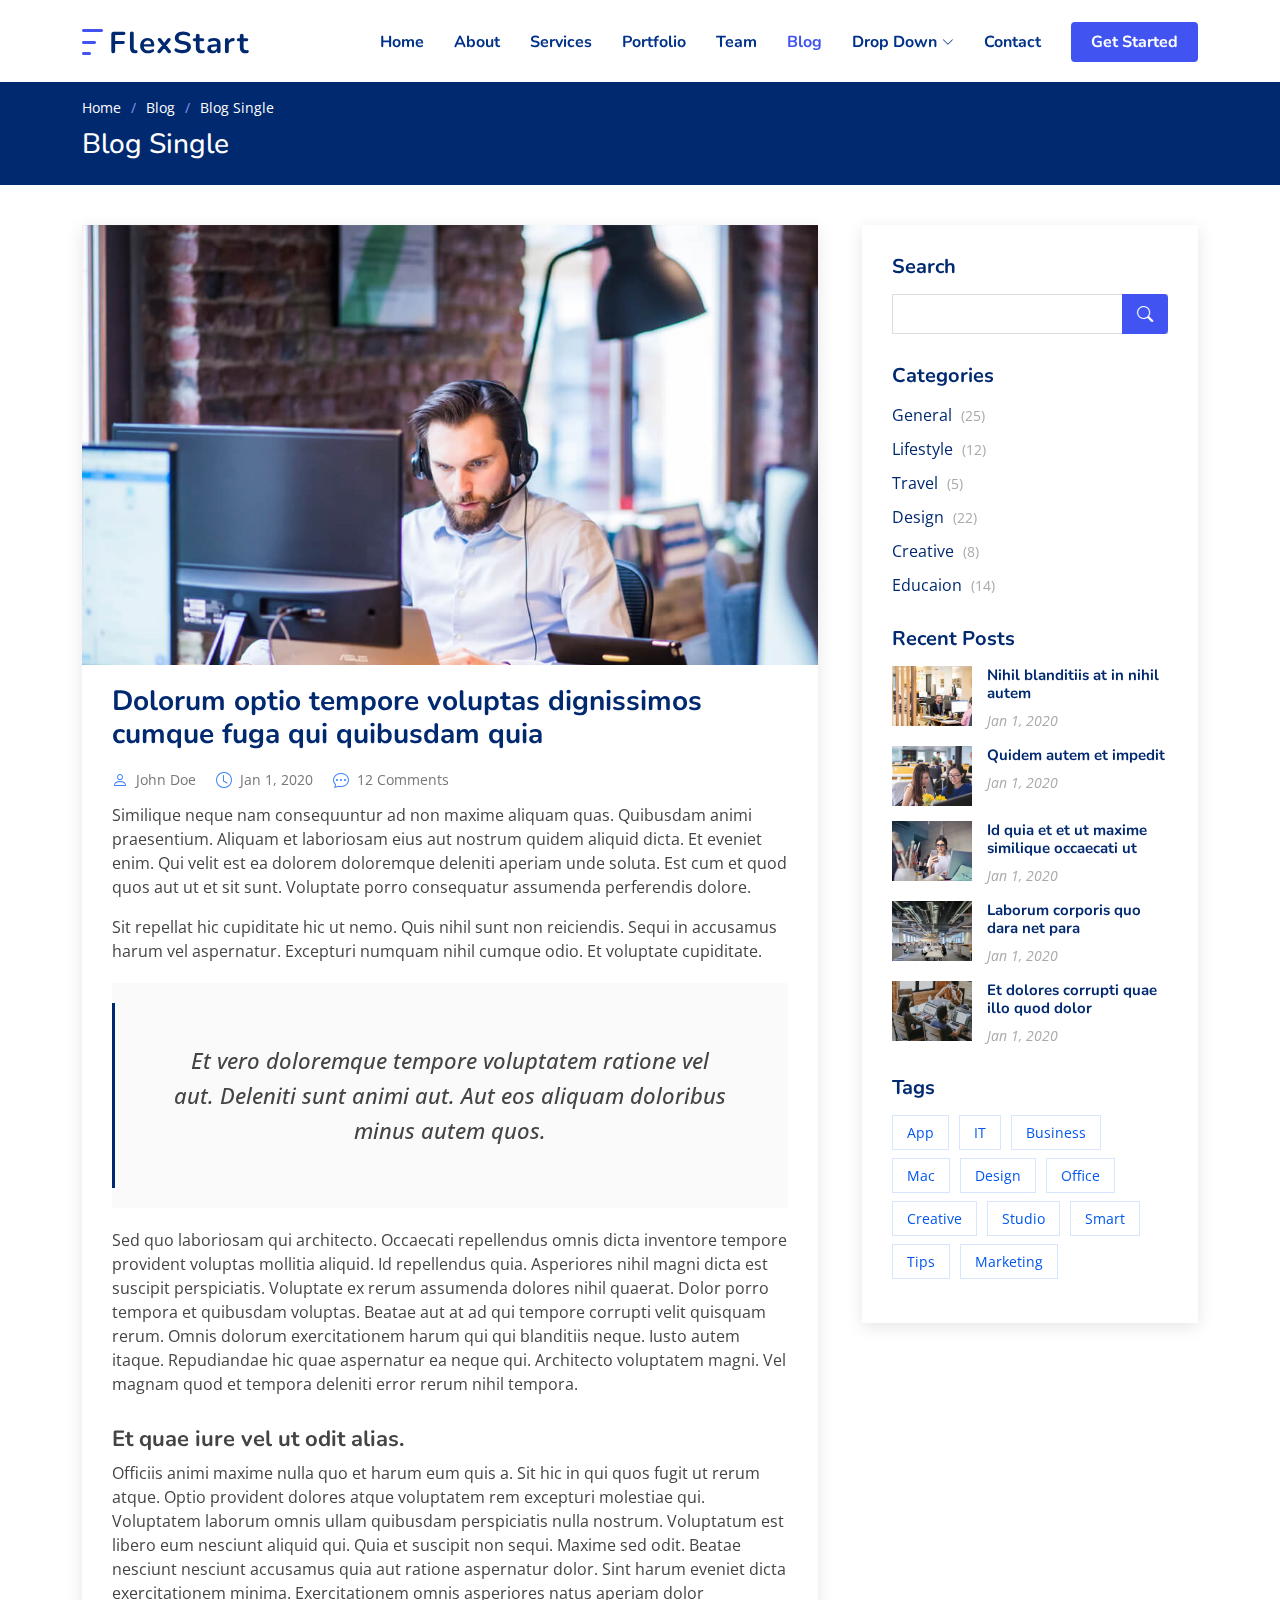
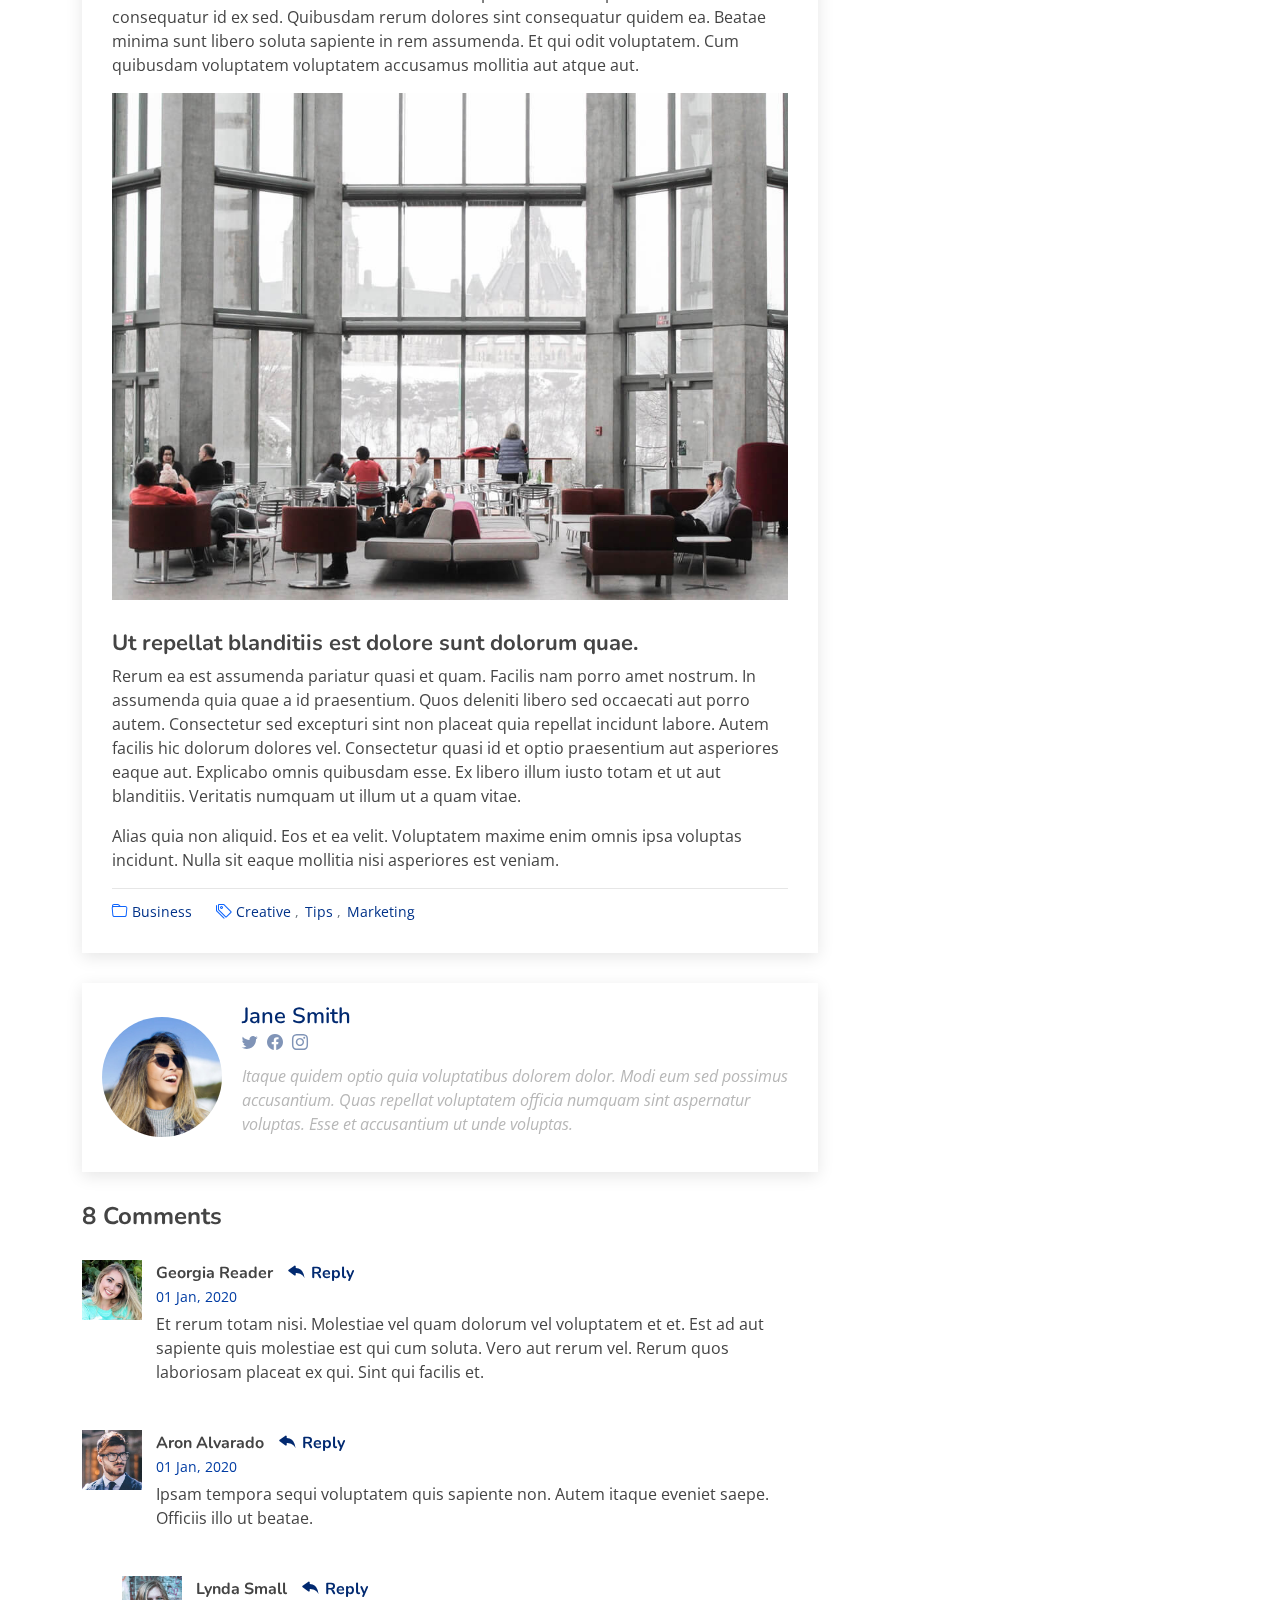
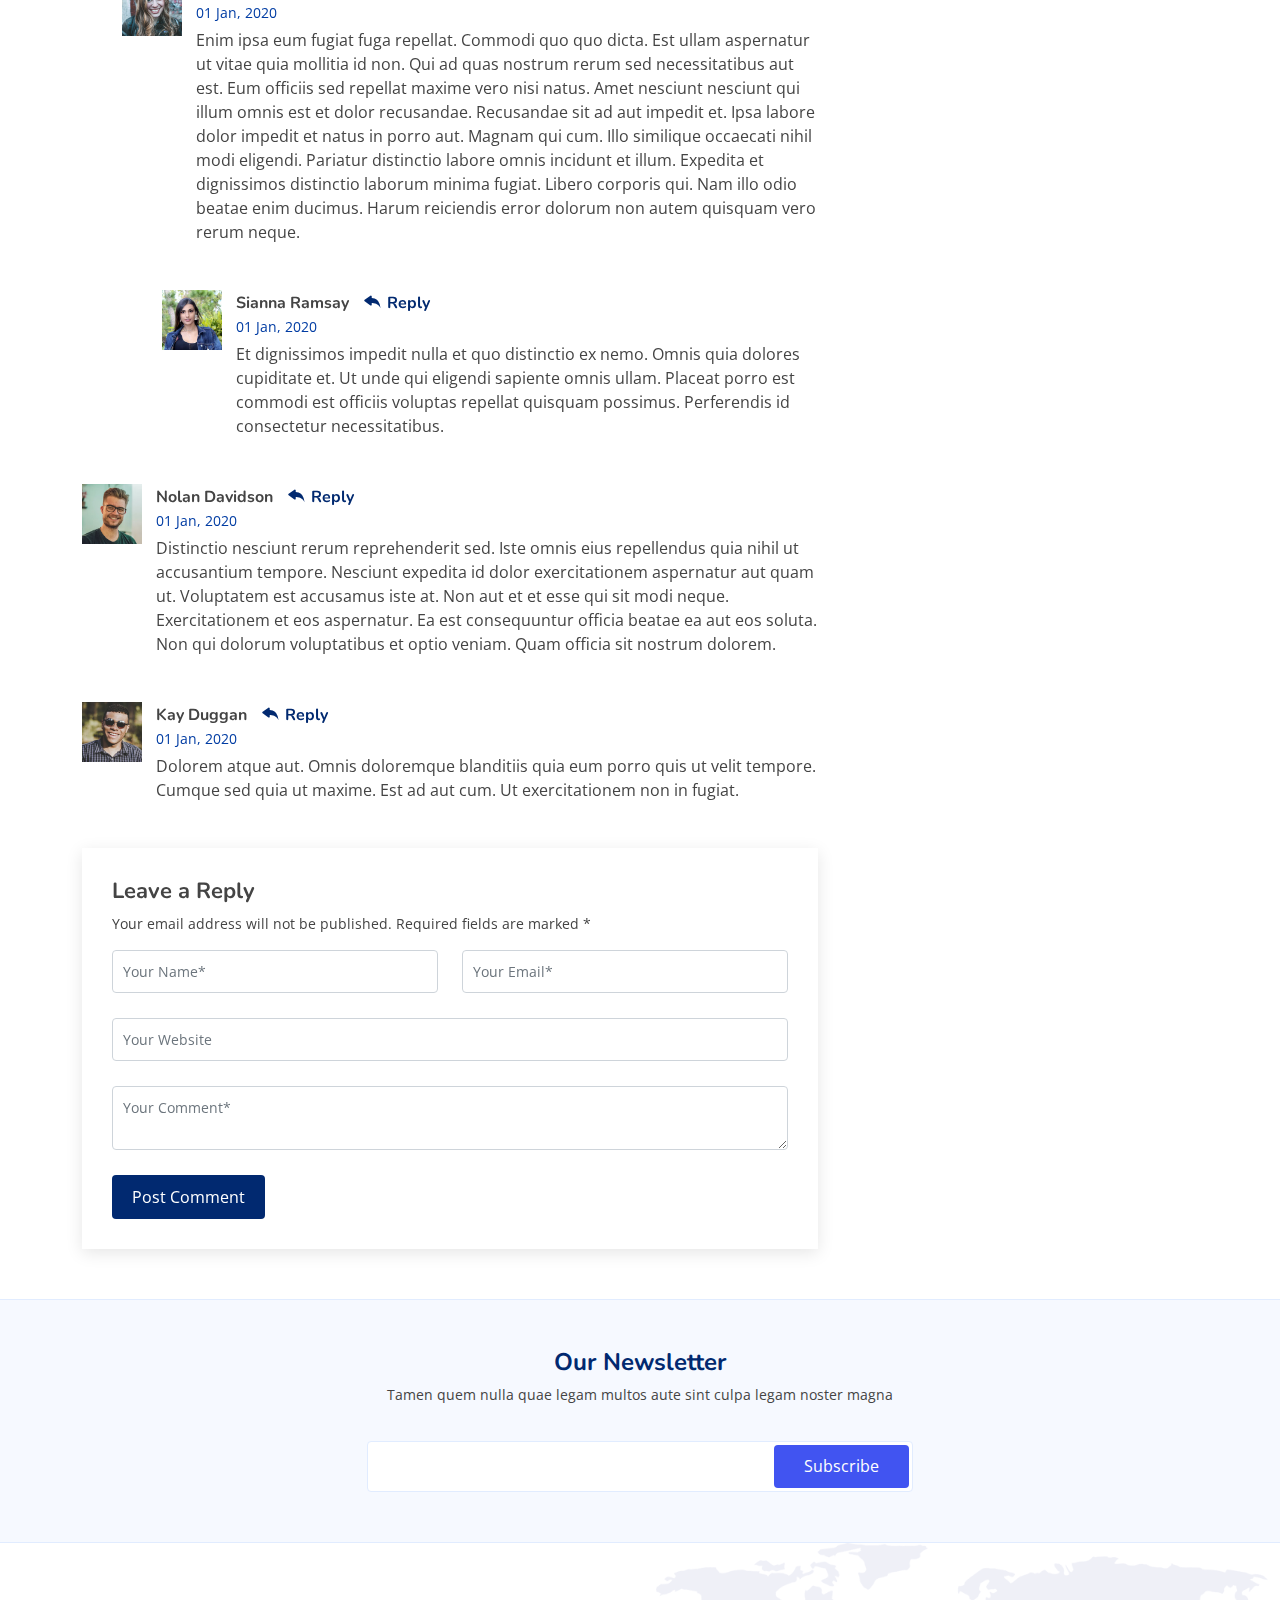
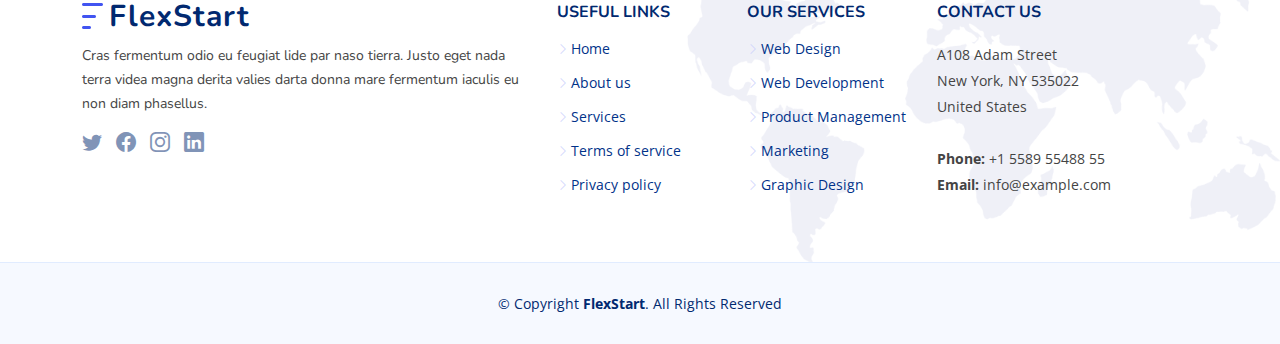
<file: NewCalaWellness.UI.MVC/_Archive/blog-single.html>
<!DOCTYPE html>
<html lang="en">

<head>
  <meta charset="utf-8">
  <meta content="width=device-width, initial-scale=1.0" name="viewport">

  <title>Blog Single - FlexStart Bootstrap Template</title>
  <meta content="" name="description">
  <meta content="" name="keywords">

  <!-- Favicons -->
  <link href="assets/img/favicon.png" rel="icon">
  <link href="assets/img/apple-touch-icon.png" rel="apple-touch-icon">

  <!-- Google Fonts -->
  <link href="https://fonts.googleapis.com/css?family=Open+Sans:300,300i,400,400i,600,600i,700,700i|Nunito:300,300i,400,400i,600,600i,700,700i|Poppins:300,300i,400,400i,500,500i,600,600i,700,700i" rel="stylesheet">

  <!-- Vendor CSS Files -->
  <link href="assets/vendor/aos/aos.css" rel="stylesheet">
  <link href="assets/vendor/bootstrap/css/bootstrap.min.css" rel="stylesheet">
  <link href="assets/vendor/bootstrap-icons/bootstrap-icons.css" rel="stylesheet">
  <link href="assets/vendor/glightbox/css/glightbox.min.css" rel="stylesheet">
  <link href="assets/vendor/remixicon/remixicon.css" rel="stylesheet">
  <link href="assets/vendor/swiper/swiper-bundle.min.css" rel="stylesheet">

  <!-- Template Main CSS File -->
  <link href="assets/css/style.css" rel="stylesheet">

  <!-- =======================================================
  * Template Name: FlexStart - v1.11.1
  * Template URL: https://bootstrapmade.com/flexstart-bootstrap-startup-template/
  * Author: BootstrapMade.com
  * License: https://bootstrapmade.com/license/
  ======================================================== -->
</head>

<body>

  <!-- ======= Header ======= -->
  <header id="header" class="header fixed-top">
    <div class="container-fluid container-xl d-flex align-items-center justify-content-between">

      <a href="index.html" class="logo d-flex align-items-center">
        <img src="assets/img/logo.png" alt="">
        <span>FlexStart</span>
      </a>

      <nav id="navbar" class="navbar">
        <ul>
          <li><a class="nav-link scrollto " href="#hero">Home</a></li>
          <li><a class="nav-link scrollto" href="#about">About</a></li>
          <li><a class="nav-link scrollto" href="#services">Services</a></li>
          <li><a class="nav-link scrollto" href="#portfolio">Portfolio</a></li>
          <li><a class="nav-link scrollto" href="#team">Team</a></li>
          <li><a class="active" href="blog.html">Blog</a></li>
          <li class="dropdown"><a href="#"><span>Drop Down</span> <i class="bi bi-chevron-down"></i></a>
            <ul>
              <li><a href="#">Drop Down 1</a></li>
              <li class="dropdown"><a href="#"><span>Deep Drop Down</span> <i class="bi bi-chevron-right"></i></a>
                <ul>
                  <li><a href="#">Deep Drop Down 1</a></li>
                  <li><a href="#">Deep Drop Down 2</a></li>
                  <li><a href="#">Deep Drop Down 3</a></li>
                  <li><a href="#">Deep Drop Down 4</a></li>
                  <li><a href="#">Deep Drop Down 5</a></li>
                </ul>
              </li>
              <li><a href="#">Drop Down 2</a></li>
              <li><a href="#">Drop Down 3</a></li>
              <li><a href="#">Drop Down 4</a></li>
            </ul>
          </li>
          <li><a class="nav-link scrollto" href="#contact">Contact</a></li>
          <li><a class="getstarted scrollto" href="#about">Get Started</a></li>
        </ul>
        <i class="bi bi-list mobile-nav-toggle"></i>
      </nav><!-- .navbar -->

    </div>
  </header><!-- End Header -->

  <main id="main">

    <!-- ======= Breadcrumbs ======= -->
    <section class="breadcrumbs">
      <div class="container">

        <ol>
          <li><a href="index.html">Home</a></li>
          <li><a href="blog.html">Blog</a></li>
          <li>Blog Single</li>
        </ol>
        <h2>Blog Single</h2>

      </div>
    </section><!-- End Breadcrumbs -->

    <!-- ======= Blog Single Section ======= -->
    <section id="blog" class="blog">
      <div class="container" data-aos="fade-up">

        <div class="row">

          <div class="col-lg-8 entries">

            <article class="entry entry-single">

              <div class="entry-img">
                <img src="assets/img/blog/blog-1.jpg" alt="" class="img-fluid">
              </div>

              <h2 class="entry-title">
                <a href="blog-single.html">Dolorum optio tempore voluptas dignissimos cumque fuga qui quibusdam quia</a>
              </h2>

              <div class="entry-meta">
                <ul>
                  <li class="d-flex align-items-center"><i class="bi bi-person"></i> <a href="blog-single.html">John Doe</a></li>
                  <li class="d-flex align-items-center"><i class="bi bi-clock"></i> <a href="blog-single.html"><time datetime="2020-01-01">Jan 1, 2020</time></a></li>
                  <li class="d-flex align-items-center"><i class="bi bi-chat-dots"></i> <a href="blog-single.html">12 Comments</a></li>
                </ul>
              </div>

              <div class="entry-content">
                <p>
                  Similique neque nam consequuntur ad non maxime aliquam quas. Quibusdam animi praesentium. Aliquam et laboriosam eius aut nostrum quidem aliquid dicta.
                  Et eveniet enim. Qui velit est ea dolorem doloremque deleniti aperiam unde soluta. Est cum et quod quos aut ut et sit sunt. Voluptate porro consequatur assumenda perferendis dolore.
                </p>

                <p>
                  Sit repellat hic cupiditate hic ut nemo. Quis nihil sunt non reiciendis. Sequi in accusamus harum vel aspernatur. Excepturi numquam nihil cumque odio. Et voluptate cupiditate.
                </p>

                <blockquote>
                  <p>
                    Et vero doloremque tempore voluptatem ratione vel aut. Deleniti sunt animi aut. Aut eos aliquam doloribus minus autem quos.
                  </p>
                </blockquote>

                <p>
                  Sed quo laboriosam qui architecto. Occaecati repellendus omnis dicta inventore tempore provident voluptas mollitia aliquid. Id repellendus quia. Asperiores nihil magni dicta est suscipit perspiciatis. Voluptate ex rerum assumenda dolores nihil quaerat.
                  Dolor porro tempora et quibusdam voluptas. Beatae aut at ad qui tempore corrupti velit quisquam rerum. Omnis dolorum exercitationem harum qui qui blanditiis neque.
                  Iusto autem itaque. Repudiandae hic quae aspernatur ea neque qui. Architecto voluptatem magni. Vel magnam quod et tempora deleniti error rerum nihil tempora.
                </p>

                <h3>Et quae iure vel ut odit alias.</h3>
                <p>
                  Officiis animi maxime nulla quo et harum eum quis a. Sit hic in qui quos fugit ut rerum atque. Optio provident dolores atque voluptatem rem excepturi molestiae qui. Voluptatem laborum omnis ullam quibusdam perspiciatis nulla nostrum. Voluptatum est libero eum nesciunt aliquid qui.
                  Quia et suscipit non sequi. Maxime sed odit. Beatae nesciunt nesciunt accusamus quia aut ratione aspernatur dolor. Sint harum eveniet dicta exercitationem minima. Exercitationem omnis asperiores natus aperiam dolor consequatur id ex sed. Quibusdam rerum dolores sint consequatur quidem ea.
                  Beatae minima sunt libero soluta sapiente in rem assumenda. Et qui odit voluptatem. Cum quibusdam voluptatem voluptatem accusamus mollitia aut atque aut.
                </p>
                <img src="assets/img/blog/blog-inside-post.jpg" class="img-fluid" alt="">

                <h3>Ut repellat blanditiis est dolore sunt dolorum quae.</h3>
                <p>
                  Rerum ea est assumenda pariatur quasi et quam. Facilis nam porro amet nostrum. In assumenda quia quae a id praesentium. Quos deleniti libero sed occaecati aut porro autem. Consectetur sed excepturi sint non placeat quia repellat incidunt labore. Autem facilis hic dolorum dolores vel.
                  Consectetur quasi id et optio praesentium aut asperiores eaque aut. Explicabo omnis quibusdam esse. Ex libero illum iusto totam et ut aut blanditiis. Veritatis numquam ut illum ut a quam vitae.
                </p>
                <p>
                  Alias quia non aliquid. Eos et ea velit. Voluptatem maxime enim omnis ipsa voluptas incidunt. Nulla sit eaque mollitia nisi asperiores est veniam.
                </p>

              </div>

              <div class="entry-footer">
                <i class="bi bi-folder"></i>
                <ul class="cats">
                  <li><a href="#">Business</a></li>
                </ul>

                <i class="bi bi-tags"></i>
                <ul class="tags">
                  <li><a href="#">Creative</a></li>
                  <li><a href="#">Tips</a></li>
                  <li><a href="#">Marketing</a></li>
                </ul>
              </div>

            </article><!-- End blog entry -->

            <div class="blog-author d-flex align-items-center">
              <img src="assets/img/blog/blog-author.jpg" class="rounded-circle float-left" alt="">
              <div>
                <h4>Jane Smith</h4>
                <div class="social-links">
                  <a href="https://twitters.com/#"><i class="bi bi-twitter"></i></a>
                  <a href="https://facebook.com/#"><i class="bi bi-facebook"></i></a>
                  <a href="https://instagram.com/#"><i class="biu bi-instagram"></i></a>
                </div>
                <p>
                  Itaque quidem optio quia voluptatibus dolorem dolor. Modi eum sed possimus accusantium. Quas repellat voluptatem officia numquam sint aspernatur voluptas. Esse et accusantium ut unde voluptas.
                </p>
              </div>
            </div><!-- End blog author bio -->

            <div class="blog-comments">

              <h4 class="comments-count">8 Comments</h4>

              <div id="comment-1" class="comment">
                <div class="d-flex">
                  <div class="comment-img"><img src="assets/img/blog/comments-1.jpg" alt=""></div>
                  <div>
                    <h5><a href="">Georgia Reader</a> <a href="#" class="reply"><i class="bi bi-reply-fill"></i> Reply</a></h5>
                    <time datetime="2020-01-01">01 Jan, 2020</time>
                    <p>
                      Et rerum totam nisi. Molestiae vel quam dolorum vel voluptatem et et. Est ad aut sapiente quis molestiae est qui cum soluta.
                      Vero aut rerum vel. Rerum quos laboriosam placeat ex qui. Sint qui facilis et.
                    </p>
                  </div>
                </div>
              </div><!-- End comment #1 -->

              <div id="comment-2" class="comment">
                <div class="d-flex">
                  <div class="comment-img"><img src="assets/img/blog/comments-2.jpg" alt=""></div>
                  <div>
                    <h5><a href="">Aron Alvarado</a> <a href="#" class="reply"><i class="bi bi-reply-fill"></i> Reply</a></h5>
                    <time datetime="2020-01-01">01 Jan, 2020</time>
                    <p>
                      Ipsam tempora sequi voluptatem quis sapiente non. Autem itaque eveniet saepe. Officiis illo ut beatae.
                    </p>
                  </div>
                </div>

                <div id="comment-reply-1" class="comment comment-reply">
                  <div class="d-flex">
                    <div class="comment-img"><img src="assets/img/blog/comments-3.jpg" alt=""></div>
                    <div>
                      <h5><a href="">Lynda Small</a> <a href="#" class="reply"><i class="bi bi-reply-fill"></i> Reply</a></h5>
                      <time datetime="2020-01-01">01 Jan, 2020</time>
                      <p>
                        Enim ipsa eum fugiat fuga repellat. Commodi quo quo dicta. Est ullam aspernatur ut vitae quia mollitia id non. Qui ad quas nostrum rerum sed necessitatibus aut est. Eum officiis sed repellat maxime vero nisi natus. Amet nesciunt nesciunt qui illum omnis est et dolor recusandae.

                        Recusandae sit ad aut impedit et. Ipsa labore dolor impedit et natus in porro aut. Magnam qui cum. Illo similique occaecati nihil modi eligendi. Pariatur distinctio labore omnis incidunt et illum. Expedita et dignissimos distinctio laborum minima fugiat.

                        Libero corporis qui. Nam illo odio beatae enim ducimus. Harum reiciendis error dolorum non autem quisquam vero rerum neque.
                      </p>
                    </div>
                  </div>

                  <div id="comment-reply-2" class="comment comment-reply">
                    <div class="d-flex">
                      <div class="comment-img"><img src="assets/img/blog/comments-4.jpg" alt=""></div>
                      <div>
                        <h5><a href="">Sianna Ramsay</a> <a href="#" class="reply"><i class="bi bi-reply-fill"></i> Reply</a></h5>
                        <time datetime="2020-01-01">01 Jan, 2020</time>
                        <p>
                          Et dignissimos impedit nulla et quo distinctio ex nemo. Omnis quia dolores cupiditate et. Ut unde qui eligendi sapiente omnis ullam. Placeat porro est commodi est officiis voluptas repellat quisquam possimus. Perferendis id consectetur necessitatibus.
                        </p>
                      </div>
                    </div>

                  </div><!-- End comment reply #2-->

                </div><!-- End comment reply #1-->

              </div><!-- End comment #2-->

              <div id="comment-3" class="comment">
                <div class="d-flex">
                  <div class="comment-img"><img src="assets/img/blog/comments-5.jpg" alt=""></div>
                  <div>
                    <h5><a href="">Nolan Davidson</a> <a href="#" class="reply"><i class="bi bi-reply-fill"></i> Reply</a></h5>
                    <time datetime="2020-01-01">01 Jan, 2020</time>
                    <p>
                      Distinctio nesciunt rerum reprehenderit sed. Iste omnis eius repellendus quia nihil ut accusantium tempore. Nesciunt expedita id dolor exercitationem aspernatur aut quam ut. Voluptatem est accusamus iste at.
                      Non aut et et esse qui sit modi neque. Exercitationem et eos aspernatur. Ea est consequuntur officia beatae ea aut eos soluta. Non qui dolorum voluptatibus et optio veniam. Quam officia sit nostrum dolorem.
                    </p>
                  </div>
                </div>

              </div><!-- End comment #3 -->

              <div id="comment-4" class="comment">
                <div class="d-flex">
                  <div class="comment-img"><img src="assets/img/blog/comments-6.jpg" alt=""></div>
                  <div>
                    <h5><a href="">Kay Duggan</a> <a href="#" class="reply"><i class="bi bi-reply-fill"></i> Reply</a></h5>
                    <time datetime="2020-01-01">01 Jan, 2020</time>
                    <p>
                      Dolorem atque aut. Omnis doloremque blanditiis quia eum porro quis ut velit tempore. Cumque sed quia ut maxime. Est ad aut cum. Ut exercitationem non in fugiat.
                    </p>
                  </div>
                </div>

              </div><!-- End comment #4 -->

              <div class="reply-form">
                <h4>Leave a Reply</h4>
                <p>Your email address will not be published. Required fields are marked * </p>
                <form action="">
                  <div class="row">
                    <div class="col-md-6 form-group">
                      <input name="name" type="text" class="form-control" placeholder="Your Name*">
                    </div>
                    <div class="col-md-6 form-group">
                      <input name="email" type="text" class="form-control" placeholder="Your Email*">
                    </div>
                  </div>
                  <div class="row">
                    <div class="col form-group">
                      <input name="website" type="text" class="form-control" placeholder="Your Website">
                    </div>
                  </div>
                  <div class="row">
                    <div class="col form-group">
                      <textarea name="comment" class="form-control" placeholder="Your Comment*"></textarea>
                    </div>
                  </div>
                  <button type="submit" class="btn btn-primary">Post Comment</button>

                </form>

              </div>

            </div><!-- End blog comments -->

          </div><!-- End blog entries list -->

          <div class="col-lg-4">

            <div class="sidebar">

              <h3 class="sidebar-title">Search</h3>
              <div class="sidebar-item search-form">
                <form action="">
                  <input type="text">
                  <button type="submit"><i class="bi bi-search"></i></button>
                </form>
              </div><!-- End sidebar search formn-->

              <h3 class="sidebar-title">Categories</h3>
              <div class="sidebar-item categories">
                <ul>
                  <li><a href="#">General <span>(25)</span></a></li>
                  <li><a href="#">Lifestyle <span>(12)</span></a></li>
                  <li><a href="#">Travel <span>(5)</span></a></li>
                  <li><a href="#">Design <span>(22)</span></a></li>
                  <li><a href="#">Creative <span>(8)</span></a></li>
                  <li><a href="#">Educaion <span>(14)</span></a></li>
                </ul>
              </div><!-- End sidebar categories-->

              <h3 class="sidebar-title">Recent Posts</h3>
              <div class="sidebar-item recent-posts">
                <div class="post-item clearfix">
                  <img src="assets/img/blog/blog-recent-1.jpg" alt="">
                  <h4><a href="blog-single.html">Nihil blanditiis at in nihil autem</a></h4>
                  <time datetime="2020-01-01">Jan 1, 2020</time>
                </div>

                <div class="post-item clearfix">
                  <img src="assets/img/blog/blog-recent-2.jpg" alt="">
                  <h4><a href="blog-single.html">Quidem autem et impedit</a></h4>
                  <time datetime="2020-01-01">Jan 1, 2020</time>
                </div>

                <div class="post-item clearfix">
                  <img src="assets/img/blog/blog-recent-3.jpg" alt="">
                  <h4><a href="blog-single.html">Id quia et et ut maxime similique occaecati ut</a></h4>
                  <time datetime="2020-01-01">Jan 1, 2020</time>
                </div>

                <div class="post-item clearfix">
                  <img src="assets/img/blog/blog-recent-4.jpg" alt="">
                  <h4><a href="blog-single.html">Laborum corporis quo dara net para</a></h4>
                  <time datetime="2020-01-01">Jan 1, 2020</time>
                </div>

                <div class="post-item clearfix">
                  <img src="assets/img/blog/blog-recent-5.jpg" alt="">
                  <h4><a href="blog-single.html">Et dolores corrupti quae illo quod dolor</a></h4>
                  <time datetime="2020-01-01">Jan 1, 2020</time>
                </div>

              </div><!-- End sidebar recent posts-->

              <h3 class="sidebar-title">Tags</h3>
              <div class="sidebar-item tags">
                <ul>
                  <li><a href="#">App</a></li>
                  <li><a href="#">IT</a></li>
                  <li><a href="#">Business</a></li>
                  <li><a href="#">Mac</a></li>
                  <li><a href="#">Design</a></li>
                  <li><a href="#">Office</a></li>
                  <li><a href="#">Creative</a></li>
                  <li><a href="#">Studio</a></li>
                  <li><a href="#">Smart</a></li>
                  <li><a href="#">Tips</a></li>
                  <li><a href="#">Marketing</a></li>
                </ul>
              </div><!-- End sidebar tags-->

            </div><!-- End sidebar -->

          </div><!-- End blog sidebar -->

        </div>

      </div>
    </section><!-- End Blog Single Section -->

  </main><!-- End #main -->

  <!-- ======= Footer ======= -->
  <footer id="footer" class="footer">

    <div class="footer-newsletter">
      <div class="container">
        <div class="row justify-content-center">
          <div class="col-lg-12 text-center">
            <h4>Our Newsletter</h4>
            <p>Tamen quem nulla quae legam multos aute sint culpa legam noster magna</p>
          </div>
          <div class="col-lg-6">
            <form action="" method="post">
              <input type="email" name="email"><input type="submit" value="Subscribe">
            </form>
          </div>
        </div>
      </div>
    </div>

    <div class="footer-top">
      <div class="container">
        <div class="row gy-4">
          <div class="col-lg-5 col-md-12 footer-info">
            <a href="index.html" class="logo d-flex align-items-center">
              <img src="assets/img/logo.png" alt="">
              <span>FlexStart</span>
            </a>
            <p>Cras fermentum odio eu feugiat lide par naso tierra. Justo eget nada terra videa magna derita valies darta donna mare fermentum iaculis eu non diam phasellus.</p>
            <div class="social-links mt-3">
              <a href="#" class="twitter"><i class="bi bi-twitter"></i></a>
              <a href="#" class="facebook"><i class="bi bi-facebook"></i></a>
              <a href="#" class="instagram"><i class="bi bi-instagram"></i></a>
              <a href="#" class="linkedin"><i class="bi bi-linkedin"></i></a>
            </div>
          </div>

          <div class="col-lg-2 col-6 footer-links">
            <h4>Useful Links</h4>
            <ul>
              <li><i class="bi bi-chevron-right"></i> <a href="#">Home</a></li>
              <li><i class="bi bi-chevron-right"></i> <a href="#">About us</a></li>
              <li><i class="bi bi-chevron-right"></i> <a href="#">Services</a></li>
              <li><i class="bi bi-chevron-right"></i> <a href="#">Terms of service</a></li>
              <li><i class="bi bi-chevron-right"></i> <a href="#">Privacy policy</a></li>
            </ul>
          </div>

          <div class="col-lg-2 col-6 footer-links">
            <h4>Our Services</h4>
            <ul>
              <li><i class="bi bi-chevron-right"></i> <a href="#">Web Design</a></li>
              <li><i class="bi bi-chevron-right"></i> <a href="#">Web Development</a></li>
              <li><i class="bi bi-chevron-right"></i> <a href="#">Product Management</a></li>
              <li><i class="bi bi-chevron-right"></i> <a href="#">Marketing</a></li>
              <li><i class="bi bi-chevron-right"></i> <a href="#">Graphic Design</a></li>
            </ul>
          </div>

          <div class="col-lg-3 col-md-12 footer-contact text-center text-md-start">
            <h4>Contact Us</h4>
            <p>
              A108 Adam Street <br>
              New York, NY 535022<br>
              United States <br><br>
              <strong>Phone:</strong> +1 5589 55488 55<br>
              <strong>Email:</strong> info@example.com<br>
            </p>

          </div>

        </div>
      </div>
    </div>

    <div class="container">
      <div class="copyright">
        &copy; Copyright <strong><span>FlexStart</span></strong>. All Rights Reserved
      </div>
      
    </div>
  </footer><!-- End Footer -->

  <a href="#" class="back-to-top d-flex align-items-center justify-content-center"><i class="bi bi-arrow-up-short"></i></a>

  <!-- Vendor JS Files -->
  <script src="assets/vendor/purecounter/purecounter_vanilla.js"></script>
  <script src="assets/vendor/aos/aos.js"></script>
  <script src="assets/vendor/bootstrap/js/bootstrap.bundle.min.js"></script>
  <script src="assets/vendor/glightbox/js/glightbox.min.js"></script>
  <script src="assets/vendor/isotope-layout/isotope.pkgd.min.js"></script>
  <script src="assets/vendor/swiper/swiper-bundle.min.js"></script>
  <script src="assets/vendor/php-email-form/validate.js"></script>

  <!-- Template Main JS File -->
  <script src="assets/js/main.js"></script>

</body>

</html>
</file>
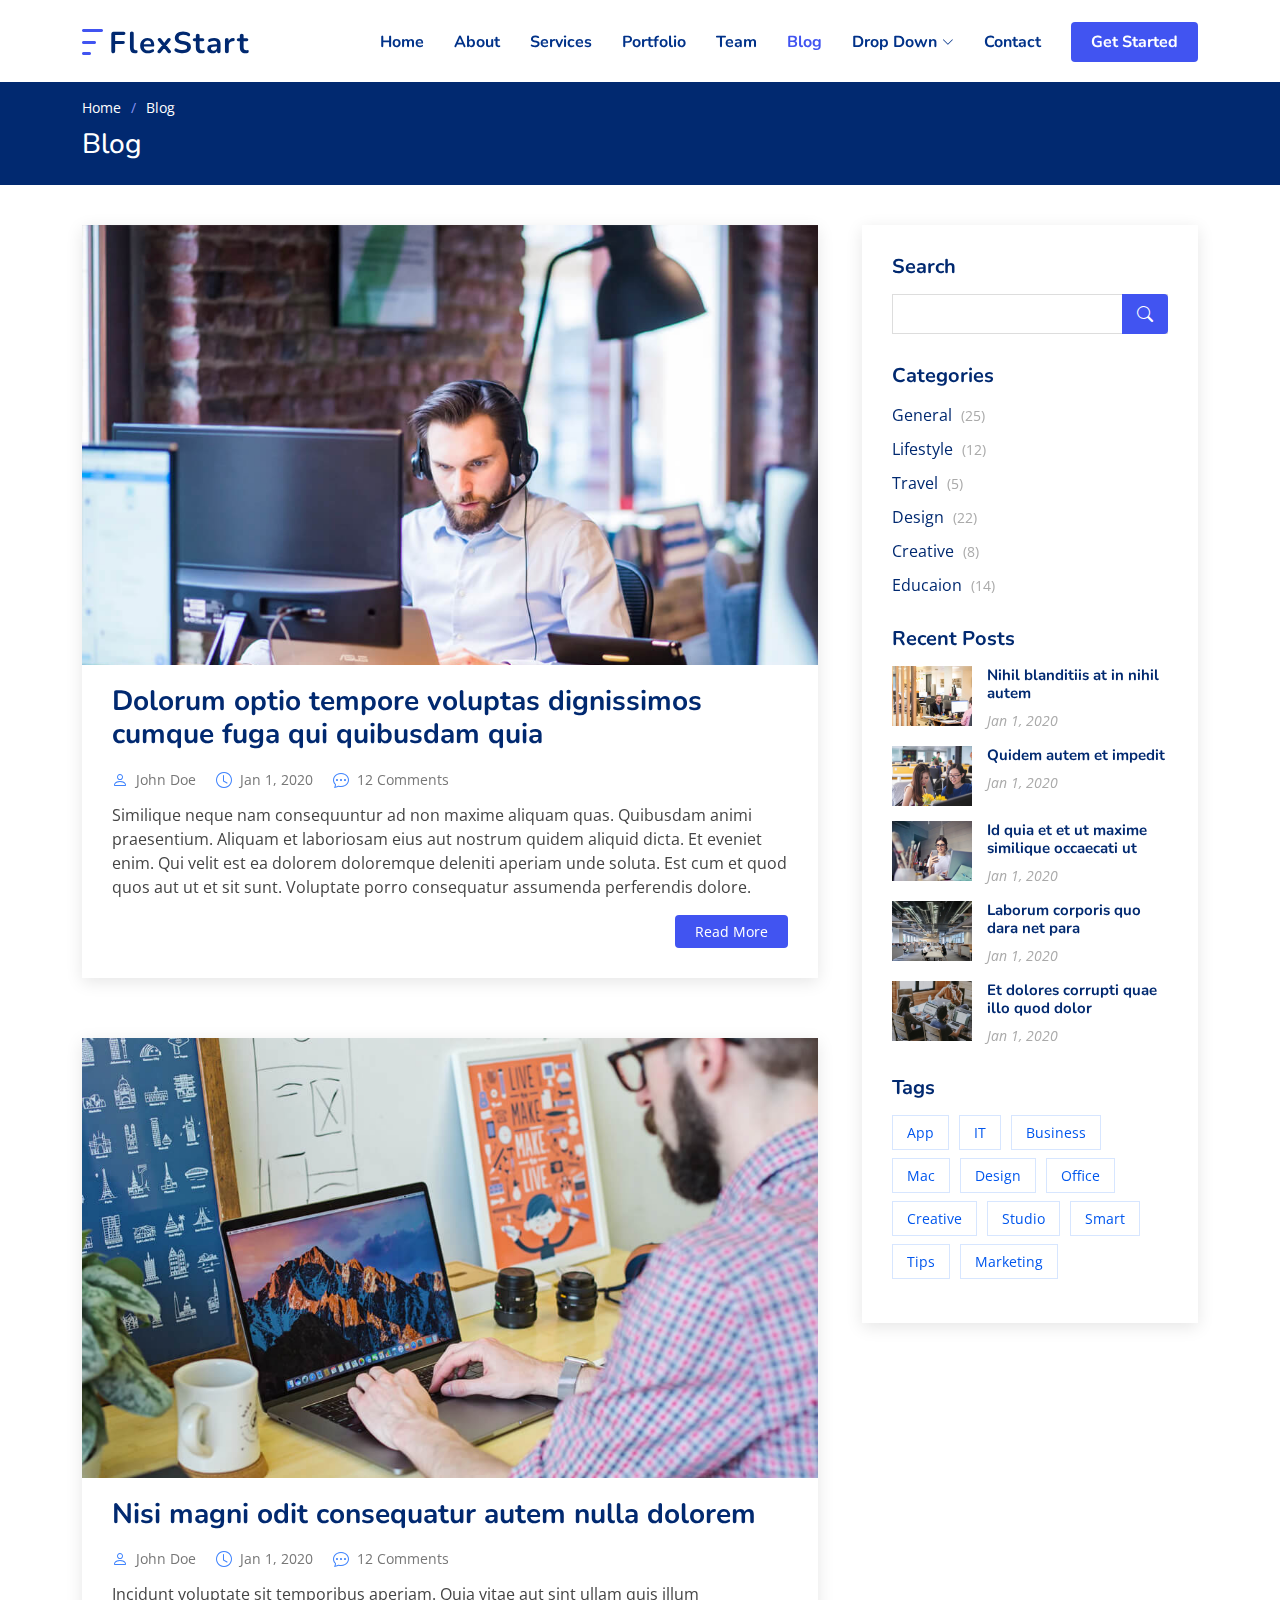
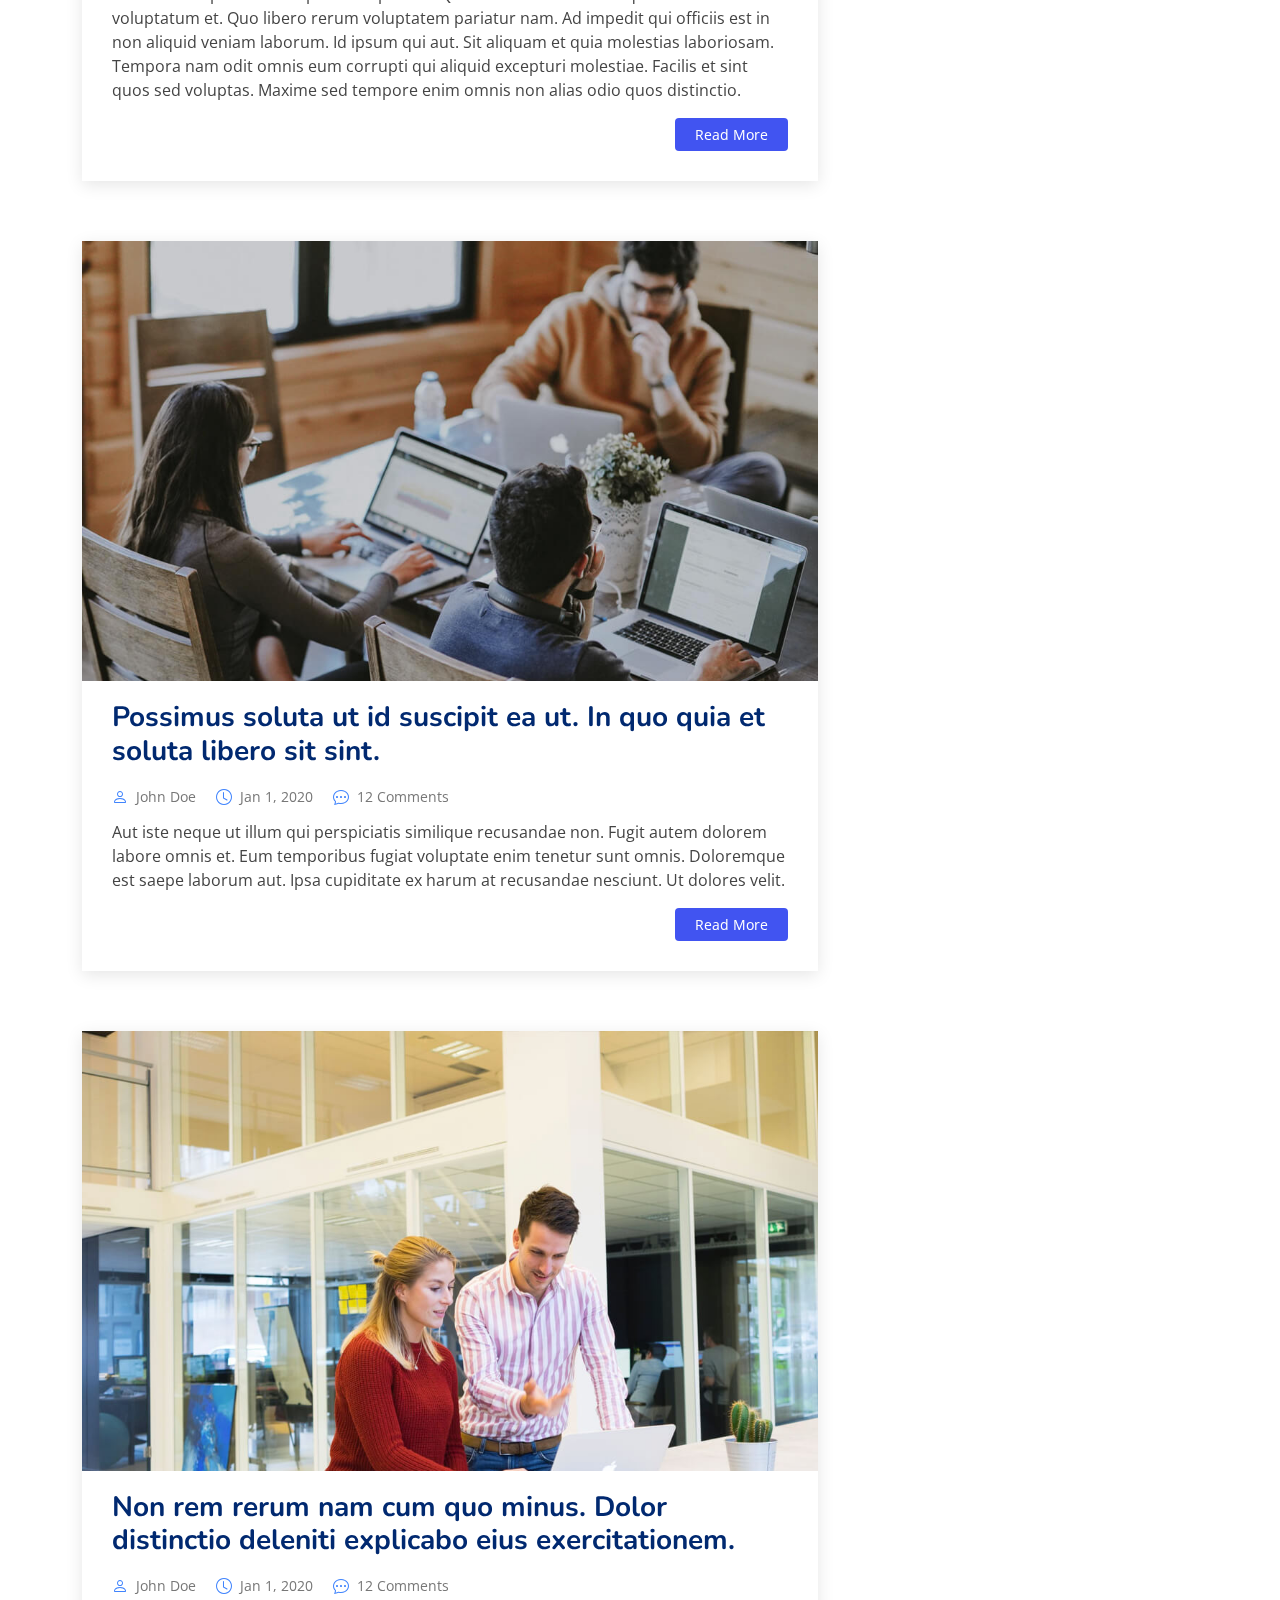
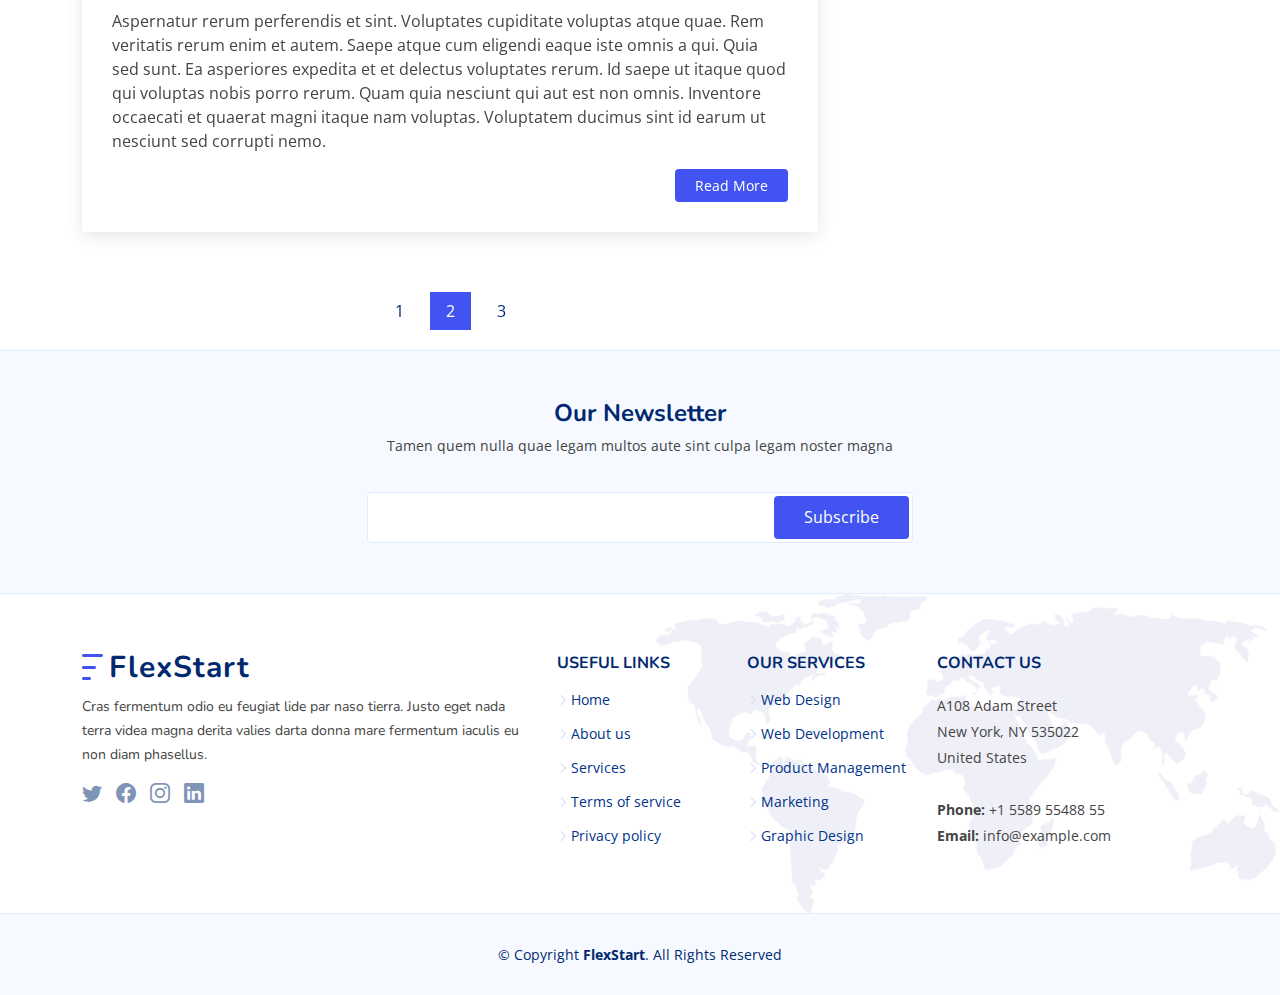
<file: NewCalaWellness.UI.MVC/_Archive/blog.html>
<!DOCTYPE html>
<html lang="en">

<head>
  <meta charset="utf-8">
  <meta content="width=device-width, initial-scale=1.0" name="viewport">

  <title>Blog - FlexStart Bootstrap Template</title>
  <meta content="" name="description">
  <meta content="" name="keywords">

  <!-- Favicons -->
  <link href="assets/img/favicon.png" rel="icon">
  <link href="assets/img/apple-touch-icon.png" rel="apple-touch-icon">

  <!-- Google Fonts -->
  <link href="https://fonts.googleapis.com/css?family=Open+Sans:300,300i,400,400i,600,600i,700,700i|Nunito:300,300i,400,400i,600,600i,700,700i|Poppins:300,300i,400,400i,500,500i,600,600i,700,700i" rel="stylesheet">

  <!-- Vendor CSS Files -->
  <link href="assets/vendor/aos/aos.css" rel="stylesheet">
  <link href="assets/vendor/bootstrap/css/bootstrap.min.css" rel="stylesheet">
  <link href="assets/vendor/bootstrap-icons/bootstrap-icons.css" rel="stylesheet">
  <link href="assets/vendor/glightbox/css/glightbox.min.css" rel="stylesheet">
  <link href="assets/vendor/remixicon/remixicon.css" rel="stylesheet">
  <link href="assets/vendor/swiper/swiper-bundle.min.css" rel="stylesheet">

  <!-- Template Main CSS File -->
  <link href="assets/css/style.css" rel="stylesheet">

  <!-- =======================================================
  * Template Name: FlexStart - v1.11.1
  * Template URL: https://bootstrapmade.com/flexstart-bootstrap-startup-template/
  * Author: BootstrapMade.com
  * License: https://bootstrapmade.com/license/
  ======================================================== -->
</head>

<body>

  <!-- ======= Header ======= -->
  <header id="header" class="header fixed-top">
    <div class="container-fluid container-xl d-flex align-items-center justify-content-between">

      <a href="index.html" class="logo d-flex align-items-center">
        <img src="assets/img/logo.png" alt="">
        <span>FlexStart</span>
      </a>

      <nav id="navbar" class="navbar">
        <ul>
          <li><a class="nav-link scrollto " href="#hero">Home</a></li>
          <li><a class="nav-link scrollto" href="#about">About</a></li>
          <li><a class="nav-link scrollto" href="#services">Services</a></li>
          <li><a class="nav-link scrollto" href="#portfolio">Portfolio</a></li>
          <li><a class="nav-link scrollto" href="#team">Team</a></li>
          <li><a class="active" href="blog.html">Blog</a></li>
          <li class="dropdown"><a href="#"><span>Drop Down</span> <i class="bi bi-chevron-down"></i></a>
            <ul>
              <li><a href="#">Drop Down 1</a></li>
              <li class="dropdown"><a href="#"><span>Deep Drop Down</span> <i class="bi bi-chevron-right"></i></a>
                <ul>
                  <li><a href="#">Deep Drop Down 1</a></li>
                  <li><a href="#">Deep Drop Down 2</a></li>
                  <li><a href="#">Deep Drop Down 3</a></li>
                  <li><a href="#">Deep Drop Down 4</a></li>
                  <li><a href="#">Deep Drop Down 5</a></li>
                </ul>
              </li>
              <li><a href="#">Drop Down 2</a></li>
              <li><a href="#">Drop Down 3</a></li>
              <li><a href="#">Drop Down 4</a></li>
            </ul>
          </li>
          <li><a class="nav-link scrollto" href="#contact">Contact</a></li>
          <li><a class="getstarted scrollto" href="#about">Get Started</a></li>
        </ul>
        <i class="bi bi-list mobile-nav-toggle"></i>
      </nav><!-- .navbar -->

    </div>
  </header><!-- End Header -->

  <main id="main">

    <!-- ======= Breadcrumbs ======= -->
    <section class="breadcrumbs">
      <div class="container">

        <ol>
          <li><a href="index.html">Home</a></li>
          <li>Blog</li>
        </ol>
        <h2>Blog</h2>

      </div>
    </section><!-- End Breadcrumbs -->

    <!-- ======= Blog Section ======= -->
    <section id="blog" class="blog">
      <div class="container" data-aos="fade-up">

        <div class="row">

          <div class="col-lg-8 entries">

            <article class="entry">

              <div class="entry-img">
                <img src="assets/img/blog/blog-1.jpg" alt="" class="img-fluid">
              </div>

              <h2 class="entry-title">
                <a href="blog-single.html">Dolorum optio tempore voluptas dignissimos cumque fuga qui quibusdam quia</a>
              </h2>

              <div class="entry-meta">
                <ul>
                  <li class="d-flex align-items-center"><i class="bi bi-person"></i> <a href="blog-single.html">John Doe</a></li>
                  <li class="d-flex align-items-center"><i class="bi bi-clock"></i> <a href="blog-single.html"><time datetime="2020-01-01">Jan 1, 2020</time></a></li>
                  <li class="d-flex align-items-center"><i class="bi bi-chat-dots"></i> <a href="blog-single.html">12 Comments</a></li>
                </ul>
              </div>

              <div class="entry-content">
                <p>
                  Similique neque nam consequuntur ad non maxime aliquam quas. Quibusdam animi praesentium. Aliquam et laboriosam eius aut nostrum quidem aliquid dicta.
                  Et eveniet enim. Qui velit est ea dolorem doloremque deleniti aperiam unde soluta. Est cum et quod quos aut ut et sit sunt. Voluptate porro consequatur assumenda perferendis dolore.
                </p>
                <div class="read-more">
                  <a href="blog-single.html">Read More</a>
                </div>
              </div>

            </article><!-- End blog entry -->

            <article class="entry">

              <div class="entry-img">
                <img src="assets/img/blog/blog-2.jpg" alt="" class="img-fluid">
              </div>

              <h2 class="entry-title">
                <a href="blog-single.html">Nisi magni odit consequatur autem nulla dolorem</a>
              </h2>

              <div class="entry-meta">
                <ul>
                  <li class="d-flex align-items-center"><i class="bi bi-person"></i> <a href="blog-single.html">John Doe</a></li>
                  <li class="d-flex align-items-center"><i class="bi bi-clock"></i> <a href="blog-single.html"><time datetime="2020-01-01">Jan 1, 2020</time></a></li>
                  <li class="d-flex align-items-center"><i class="bi bi-chat-dots"></i> <a href="blog-single.html">12 Comments</a></li>
                </ul>
              </div>

              <div class="entry-content">
                <p>
                  Incidunt voluptate sit temporibus aperiam. Quia vitae aut sint ullam quis illum voluptatum et. Quo libero rerum voluptatem pariatur nam.
                  Ad impedit qui officiis est in non aliquid veniam laborum. Id ipsum qui aut. Sit aliquam et quia molestias laboriosam. Tempora nam odit omnis eum corrupti qui aliquid excepturi molestiae. Facilis et sint quos sed voluptas. Maxime sed tempore enim omnis non alias odio quos distinctio.
                </p>
                <div class="read-more">
                  <a href="blog-single.html">Read More</a>
                </div>
              </div>

            </article><!-- End blog entry -->

            <article class="entry">

              <div class="entry-img">
                <img src="assets/img/blog/blog-3.jpg" alt="" class="img-fluid">
              </div>

              <h2 class="entry-title">
                <a href="blog-single.html">Possimus soluta ut id suscipit ea ut. In quo quia et soluta libero sit sint.</a>
              </h2>

              <div class="entry-meta">
                <ul>
                  <li class="d-flex align-items-center"><i class="bi bi-person"></i> <a href="blog-single.html">John Doe</a></li>
                  <li class="d-flex align-items-center"><i class="bi bi-clock"></i> <a href="blog-single.html"><time datetime="2020-01-01">Jan 1, 2020</time></a></li>
                  <li class="d-flex align-items-center"><i class="bi bi-chat-dots"></i> <a href="blog-single.html">12 Comments</a></li>
                </ul>
              </div>

              <div class="entry-content">
                <p>
                  Aut iste neque ut illum qui perspiciatis similique recusandae non. Fugit autem dolorem labore omnis et. Eum temporibus fugiat voluptate enim tenetur sunt omnis.
                  Doloremque est saepe laborum aut. Ipsa cupiditate ex harum at recusandae nesciunt. Ut dolores velit.
                </p>
                <div class="read-more">
                  <a href="blog-single.html">Read More</a>
                </div>
              </div>

            </article><!-- End blog entry -->

            <article class="entry">

              <div class="entry-img">
                <img src="assets/img/blog/blog-4.jpg" alt="" class="img-fluid">
              </div>

              <h2 class="entry-title">
                <a href="blog-single.html">Non rem rerum nam cum quo minus. Dolor distinctio deleniti explicabo eius exercitationem.</a>
              </h2>

              <div class="entry-meta">
                <ul>
                  <li class="d-flex align-items-center"><i class="bi bi-person"></i> <a href="blog-single.html">John Doe</a></li>
                  <li class="d-flex align-items-center"><i class="bi bi-clock"></i> <a href="blog-single.html"><time datetime="2020-01-01">Jan 1, 2020</time></a></li>
                  <li class="d-flex align-items-center"><i class="bi bi-chat-dots"></i> <a href="blog-single.html">12 Comments</a></li>
                </ul>
              </div>

              <div class="entry-content">
                <p>
                  Aspernatur rerum perferendis et sint. Voluptates cupiditate voluptas atque quae. Rem veritatis rerum enim et autem. Saepe atque cum eligendi eaque iste omnis a qui.
                  Quia sed sunt. Ea asperiores expedita et et delectus voluptates rerum. Id saepe ut itaque quod qui voluptas nobis porro rerum. Quam quia nesciunt qui aut est non omnis. Inventore occaecati et quaerat magni itaque nam voluptas. Voluptatem ducimus sint id earum ut nesciunt sed corrupti nemo.
                </p>
                <div class="read-more">
                  <a href="blog-single.html">Read More</a>
                </div>
              </div>

            </article><!-- End blog entry -->

            <div class="blog-pagination">
              <ul class="justify-content-center">
                <li><a href="#">1</a></li>
                <li class="active"><a href="#">2</a></li>
                <li><a href="#">3</a></li>
              </ul>
            </div>

          </div><!-- End blog entries list -->

          <div class="col-lg-4">

            <div class="sidebar">

              <h3 class="sidebar-title">Search</h3>
              <div class="sidebar-item search-form">
                <form action="">
                  <input type="text">
                  <button type="submit"><i class="bi bi-search"></i></button>
                </form>
              </div><!-- End sidebar search formn-->

              <h3 class="sidebar-title">Categories</h3>
              <div class="sidebar-item categories">
                <ul>
                  <li><a href="#">General <span>(25)</span></a></li>
                  <li><a href="#">Lifestyle <span>(12)</span></a></li>
                  <li><a href="#">Travel <span>(5)</span></a></li>
                  <li><a href="#">Design <span>(22)</span></a></li>
                  <li><a href="#">Creative <span>(8)</span></a></li>
                  <li><a href="#">Educaion <span>(14)</span></a></li>
                </ul>
              </div><!-- End sidebar categories-->

              <h3 class="sidebar-title">Recent Posts</h3>
              <div class="sidebar-item recent-posts">
                <div class="post-item clearfix">
                  <img src="assets/img/blog/blog-recent-1.jpg" alt="">
                  <h4><a href="blog-single.html">Nihil blanditiis at in nihil autem</a></h4>
                  <time datetime="2020-01-01">Jan 1, 2020</time>
                </div>

                <div class="post-item clearfix">
                  <img src="assets/img/blog/blog-recent-2.jpg" alt="">
                  <h4><a href="blog-single.html">Quidem autem et impedit</a></h4>
                  <time datetime="2020-01-01">Jan 1, 2020</time>
                </div>

                <div class="post-item clearfix">
                  <img src="assets/img/blog/blog-recent-3.jpg" alt="">
                  <h4><a href="blog-single.html">Id quia et et ut maxime similique occaecati ut</a></h4>
                  <time datetime="2020-01-01">Jan 1, 2020</time>
                </div>

                <div class="post-item clearfix">
                  <img src="assets/img/blog/blog-recent-4.jpg" alt="">
                  <h4><a href="blog-single.html">Laborum corporis quo dara net para</a></h4>
                  <time datetime="2020-01-01">Jan 1, 2020</time>
                </div>

                <div class="post-item clearfix">
                  <img src="assets/img/blog/blog-recent-5.jpg" alt="">
                  <h4><a href="blog-single.html">Et dolores corrupti quae illo quod dolor</a></h4>
                  <time datetime="2020-01-01">Jan 1, 2020</time>
                </div>

              </div><!-- End sidebar recent posts-->

              <h3 class="sidebar-title">Tags</h3>
              <div class="sidebar-item tags">
                <ul>
                  <li><a href="#">App</a></li>
                  <li><a href="#">IT</a></li>
                  <li><a href="#">Business</a></li>
                  <li><a href="#">Mac</a></li>
                  <li><a href="#">Design</a></li>
                  <li><a href="#">Office</a></li>
                  <li><a href="#">Creative</a></li>
                  <li><a href="#">Studio</a></li>
                  <li><a href="#">Smart</a></li>
                  <li><a href="#">Tips</a></li>
                  <li><a href="#">Marketing</a></li>
                </ul>
              </div><!-- End sidebar tags-->

            </div><!-- End sidebar -->

          </div><!-- End blog sidebar -->

        </div>

      </div>
    </section><!-- End Blog Section -->

  </main><!-- End #main -->

  <!-- ======= Footer ======= -->
  <footer id="footer" class="footer">

    <div class="footer-newsletter">
      <div class="container">
        <div class="row justify-content-center">
          <div class="col-lg-12 text-center">
            <h4>Our Newsletter</h4>
            <p>Tamen quem nulla quae legam multos aute sint culpa legam noster magna</p>
          </div>
          <div class="col-lg-6">
            <form action="" method="post">
              <input type="email" name="email"><input type="submit" value="Subscribe">
            </form>
          </div>
        </div>
      </div>
    </div>

    <div class="footer-top">
      <div class="container">
        <div class="row gy-4">
          <div class="col-lg-5 col-md-12 footer-info">
            <a href="index.html" class="logo d-flex align-items-center">
              <img src="assets/img/logo.png" alt="">
              <span>FlexStart</span>
            </a>
            <p>Cras fermentum odio eu feugiat lide par naso tierra. Justo eget nada terra videa magna derita valies darta donna mare fermentum iaculis eu non diam phasellus.</p>
            <div class="social-links mt-3">
              <a href="#" class="twitter"><i class="bi bi-twitter"></i></a>
              <a href="#" class="facebook"><i class="bi bi-facebook"></i></a>
              <a href="#" class="instagram"><i class="bi bi-instagram"></i></a>
              <a href="#" class="linkedin"><i class="bi bi-linkedin"></i></a>
            </div>
          </div>

          <div class="col-lg-2 col-6 footer-links">
            <h4>Useful Links</h4>
            <ul>
              <li><i class="bi bi-chevron-right"></i> <a href="#">Home</a></li>
              <li><i class="bi bi-chevron-right"></i> <a href="#">About us</a></li>
              <li><i class="bi bi-chevron-right"></i> <a href="#">Services</a></li>
              <li><i class="bi bi-chevron-right"></i> <a href="#">Terms of service</a></li>
              <li><i class="bi bi-chevron-right"></i> <a href="#">Privacy policy</a></li>
            </ul>
          </div>

          <div class="col-lg-2 col-6 footer-links">
            <h4>Our Services</h4>
            <ul>
              <li><i class="bi bi-chevron-right"></i> <a href="#">Web Design</a></li>
              <li><i class="bi bi-chevron-right"></i> <a href="#">Web Development</a></li>
              <li><i class="bi bi-chevron-right"></i> <a href="#">Product Management</a></li>
              <li><i class="bi bi-chevron-right"></i> <a href="#">Marketing</a></li>
              <li><i class="bi bi-chevron-right"></i> <a href="#">Graphic Design</a></li>
            </ul>
          </div>

          <div class="col-lg-3 col-md-12 footer-contact text-center text-md-start">
            <h4>Contact Us</h4>
            <p>
              A108 Adam Street <br>
              New York, NY 535022<br>
              United States <br><br>
              <strong>Phone:</strong> +1 5589 55488 55<br>
              <strong>Email:</strong> info@example.com<br>
            </p>

          </div>

        </div>
      </div>
    </div>

    <div class="container">
      <div class="copyright">
        &copy; Copyright <strong><span>FlexStart</span></strong>. All Rights Reserved
      </div>
      
    </div>
  </footer><!-- End Footer -->

  <a href="#" class="back-to-top d-flex align-items-center justify-content-center"><i class="bi bi-arrow-up-short"></i></a>

  <!-- Vendor JS Files -->
  <script src="assets/vendor/purecounter/purecounter_vanilla.js"></script>
  <script src="assets/vendor/aos/aos.js"></script>
  <script src="assets/vendor/bootstrap/js/bootstrap.bundle.min.js"></script>
  <script src="assets/vendor/glightbox/js/glightbox.min.js"></script>
  <script src="assets/vendor/isotope-layout/isotope.pkgd.min.js"></script>
  <script src="assets/vendor/swiper/swiper-bundle.min.js"></script>
  <script src="assets/vendor/php-email-form/validate.js"></script>

  <!-- Template Main JS File -->
  <script src="assets/js/main.js"></script>

</body>

</html>
</file>
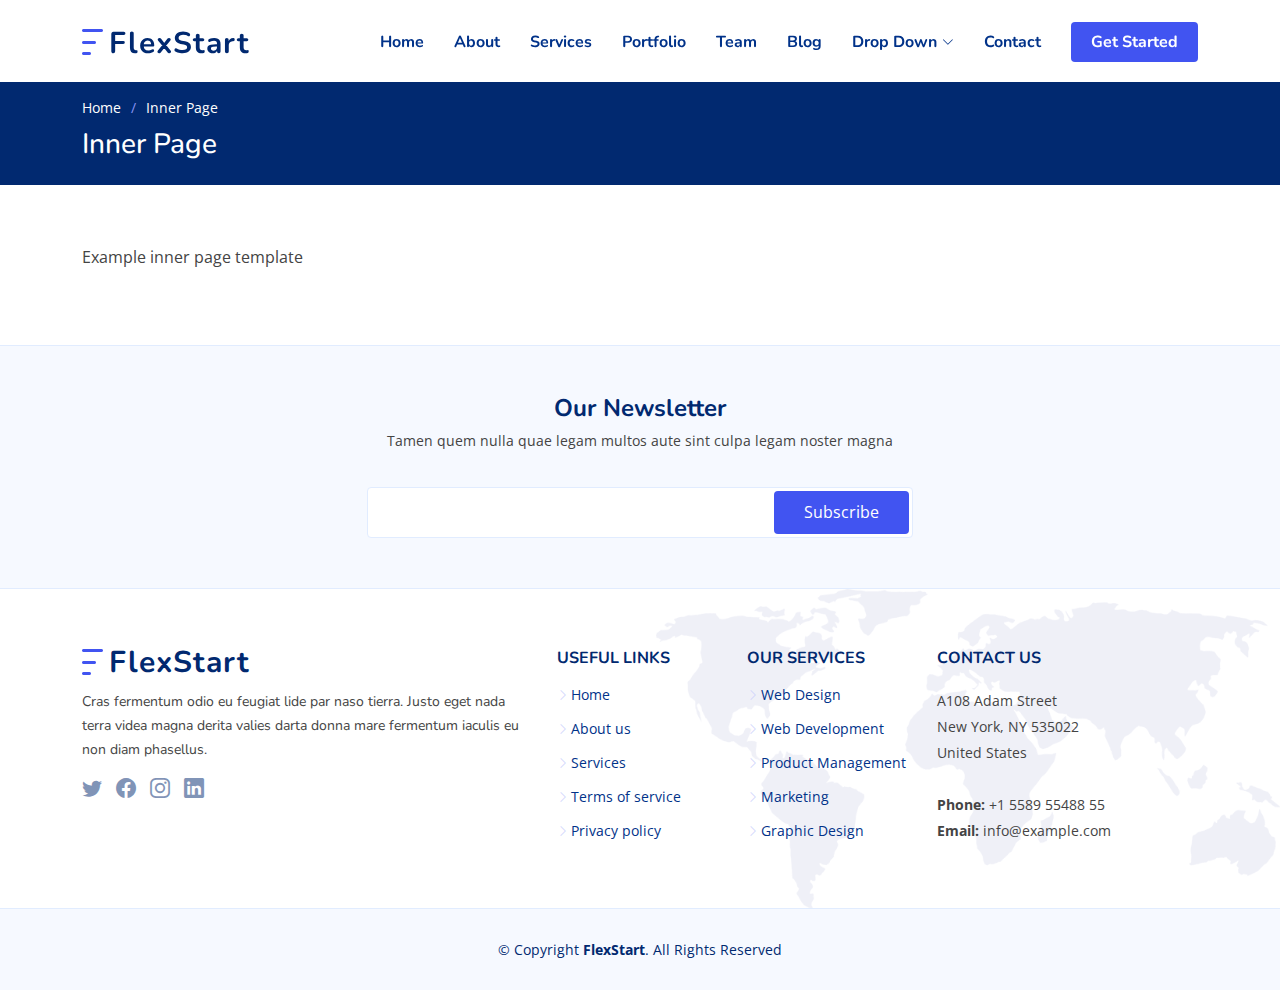
<file: NewCalaWellness.UI.MVC/_Archive/inner-page.html>
<!DOCTYPE html>
<html lang="en">

<head>
  <meta charset="utf-8">
  <meta content="width=device-width, initial-scale=1.0" name="viewport">

  <title>Inner Page - FlexStart Bootstrap Template</title>
  <meta content="" name="description">
  <meta content="" name="keywords">

  <!-- Favicons -->
  <link href="assets/img/favicon.png" rel="icon">
  <link href="assets/img/apple-touch-icon.png" rel="apple-touch-icon">

  <!-- Google Fonts -->
  <link href="https://fonts.googleapis.com/css?family=Open+Sans:300,300i,400,400i,600,600i,700,700i|Nunito:300,300i,400,400i,600,600i,700,700i|Poppins:300,300i,400,400i,500,500i,600,600i,700,700i" rel="stylesheet">

  <!-- Vendor CSS Files -->
  <link href="assets/vendor/aos/aos.css" rel="stylesheet">
  <link href="assets/vendor/bootstrap/css/bootstrap.min.css" rel="stylesheet">
  <link href="assets/vendor/bootstrap-icons/bootstrap-icons.css" rel="stylesheet">
  <link href="assets/vendor/glightbox/css/glightbox.min.css" rel="stylesheet">
  <link href="assets/vendor/remixicon/remixicon.css" rel="stylesheet">
  <link href="assets/vendor/swiper/swiper-bundle.min.css" rel="stylesheet">

  <!-- Template Main CSS File -->
  <link href="assets/css/style.css" rel="stylesheet">

  <!-- =======================================================
  * Template Name: FlexStart - v1.11.1
  * Template URL: https://bootstrapmade.com/flexstart-bootstrap-startup-template/
  * Author: BootstrapMade.com
  * License: https://bootstrapmade.com/license/
  ======================================================== -->
</head>

<body>

  <!-- ======= Header ======= -->
  <header id="header" class="header fixed-top">
    <div class="container-fluid container-xl d-flex align-items-center justify-content-between">

      <a href="index.html" class="logo d-flex align-items-center">
        <img src="assets/img/logo.png" alt="">
        <span>FlexStart</span>
      </a>

      <nav id="navbar" class="navbar">
        <ul>
          <li><a class="nav-link scrollto " href="#hero">Home</a></li>
          <li><a class="nav-link scrollto" href="#about">About</a></li>
          <li><a class="nav-link scrollto" href="#services">Services</a></li>
          <li><a class="nav-link scrollto" href="#portfolio">Portfolio</a></li>
          <li><a class="nav-link scrollto" href="#team">Team</a></li>
          <li><a href="blog.html">Blog</a></li>
          <li class="dropdown"><a href="#"><span>Drop Down</span> <i class="bi bi-chevron-down"></i></a>
            <ul>
              <li><a href="#">Drop Down 1</a></li>
              <li class="dropdown"><a href="#"><span>Deep Drop Down</span> <i class="bi bi-chevron-right"></i></a>
                <ul>
                  <li><a href="#">Deep Drop Down 1</a></li>
                  <li><a href="#">Deep Drop Down 2</a></li>
                  <li><a href="#">Deep Drop Down 3</a></li>
                  <li><a href="#">Deep Drop Down 4</a></li>
                  <li><a href="#">Deep Drop Down 5</a></li>
                </ul>
              </li>
              <li><a href="#">Drop Down 2</a></li>
              <li><a href="#">Drop Down 3</a></li>
              <li><a href="#">Drop Down 4</a></li>
            </ul>
          </li>
          <li><a class="nav-link scrollto" href="#contact">Contact</a></li>
          <li><a class="getstarted scrollto" href="#about">Get Started</a></li>
        </ul>
        <i class="bi bi-list mobile-nav-toggle"></i>
      </nav><!-- .navbar -->

    </div>
  </header><!-- End Header -->

  <main id="main">

    <!-- ======= Breadcrumbs ======= -->
    <section class="breadcrumbs">
      <div class="container">

        <ol>
          <li><a href="index.html">Home</a></li>
          <li>Inner Page</li>
        </ol>
        <h2>Inner Page</h2>

      </div>
    </section><!-- End Breadcrumbs -->

    <section class="inner-page">
      <div class="container">
        <p>
          Example inner page template
        </p>
      </div>
    </section>

  </main><!-- End #main -->

  <!-- ======= Footer ======= -->
  <footer id="footer" class="footer">

    <div class="footer-newsletter">
      <div class="container">
        <div class="row justify-content-center">
          <div class="col-lg-12 text-center">
            <h4>Our Newsletter</h4>
            <p>Tamen quem nulla quae legam multos aute sint culpa legam noster magna</p>
          </div>
          <div class="col-lg-6">
            <form action="" method="post">
              <input type="email" name="email"><input type="submit" value="Subscribe">
            </form>
          </div>
        </div>
      </div>
    </div>

    <div class="footer-top">
      <div class="container">
        <div class="row gy-4">
          <div class="col-lg-5 col-md-12 footer-info">
            <a href="index.html" class="logo d-flex align-items-center">
              <img src="assets/img/logo.png" alt="">
              <span>FlexStart</span>
            </a>
            <p>Cras fermentum odio eu feugiat lide par naso tierra. Justo eget nada terra videa magna derita valies darta donna mare fermentum iaculis eu non diam phasellus.</p>
            <div class="social-links mt-3">
              <a href="#" class="twitter"><i class="bi bi-twitter"></i></a>
              <a href="#" class="facebook"><i class="bi bi-facebook"></i></a>
              <a href="#" class="instagram"><i class="bi bi-instagram"></i></a>
              <a href="#" class="linkedin"><i class="bi bi-linkedin"></i></a>
            </div>
          </div>

          <div class="col-lg-2 col-6 footer-links">
            <h4>Useful Links</h4>
            <ul>
              <li><i class="bi bi-chevron-right"></i> <a href="#">Home</a></li>
              <li><i class="bi bi-chevron-right"></i> <a href="#">About us</a></li>
              <li><i class="bi bi-chevron-right"></i> <a href="#">Services</a></li>
              <li><i class="bi bi-chevron-right"></i> <a href="#">Terms of service</a></li>
              <li><i class="bi bi-chevron-right"></i> <a href="#">Privacy policy</a></li>
            </ul>
          </div>

          <div class="col-lg-2 col-6 footer-links">
            <h4>Our Services</h4>
            <ul>
              <li><i class="bi bi-chevron-right"></i> <a href="#">Web Design</a></li>
              <li><i class="bi bi-chevron-right"></i> <a href="#">Web Development</a></li>
              <li><i class="bi bi-chevron-right"></i> <a href="#">Product Management</a></li>
              <li><i class="bi bi-chevron-right"></i> <a href="#">Marketing</a></li>
              <li><i class="bi bi-chevron-right"></i> <a href="#">Graphic Design</a></li>
            </ul>
          </div>

          <div class="col-lg-3 col-md-12 footer-contact text-center text-md-start">
            <h4>Contact Us</h4>
            <p>
              A108 Adam Street <br>
              New York, NY 535022<br>
              United States <br><br>
              <strong>Phone:</strong> +1 5589 55488 55<br>
              <strong>Email:</strong> info@example.com<br>
            </p>

          </div>

        </div>
      </div>
    </div>

    <div class="container">
      <div class="copyright">
        &copy; Copyright <strong><span>FlexStart</span></strong>. All Rights Reserved
      </div>
      
    </div>
  </footer><!-- End Footer -->

  <a href="#" class="back-to-top d-flex align-items-center justify-content-center"><i class="bi bi-arrow-up-short"></i></a>

  <!-- Vendor JS Files -->
  <script src="assets/vendor/purecounter/purecounter_vanilla.js"></script>
  <script src="assets/vendor/aos/aos.js"></script>
  <script src="assets/vendor/bootstrap/js/bootstrap.bundle.min.js"></script>
  <script src="assets/vendor/glightbox/js/glightbox.min.js"></script>
  <script src="assets/vendor/isotope-layout/isotope.pkgd.min.js"></script>
  <script src="assets/vendor/swiper/swiper-bundle.min.js"></script>
  <script src="assets/vendor/php-email-form/validate.js"></script>

  <!-- Template Main JS File -->
  <script src="assets/js/main.js"></script>

</body>

</html>
</file>
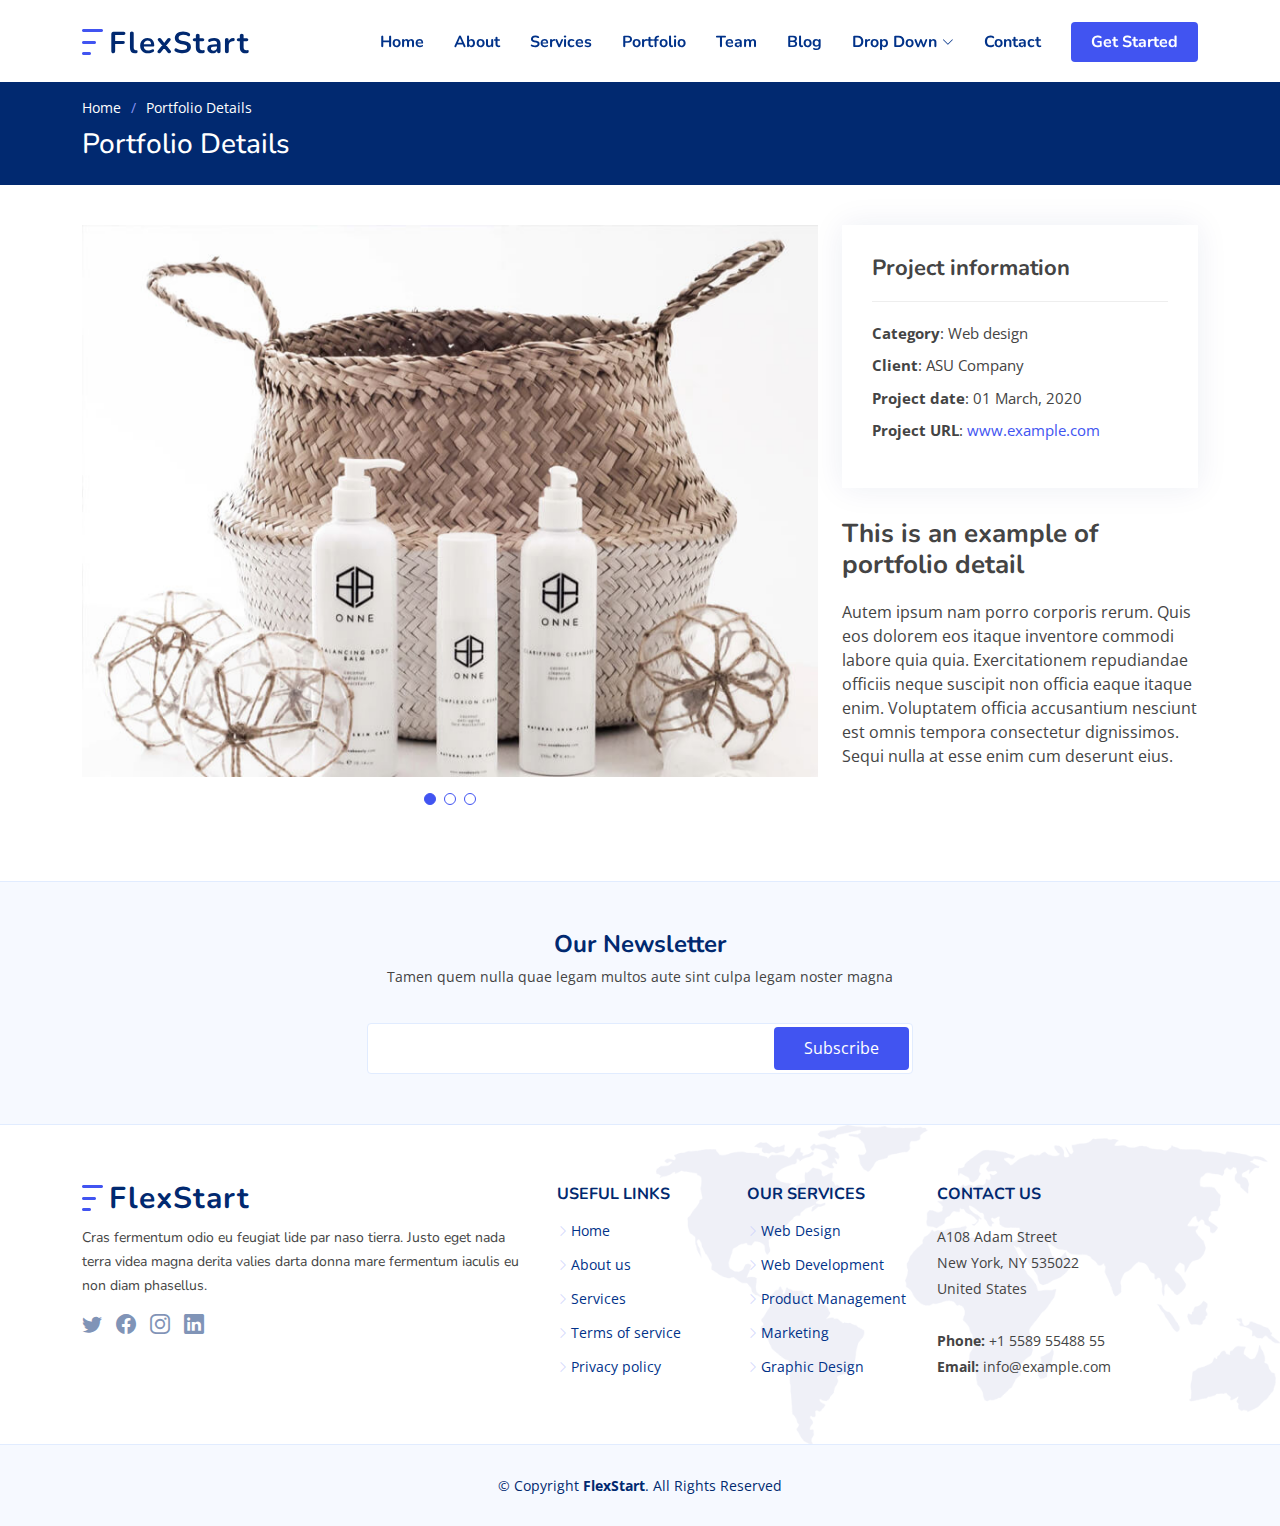
<file: NewCalaWellness.UI.MVC/_Archive/portfolio-details.html>
<!DOCTYPE html>
<html lang="en">

<head>
  <meta charset="utf-8">
  <meta content="width=device-width, initial-scale=1.0" name="viewport">

  <title>Portfolio Details - FlexStart Bootstrap Template</title>
  <meta content="" name="description">
  <meta content="" name="keywords">

  <!-- Favicons -->
  <link href="assets/img/favicon.png" rel="icon">
  <link href="assets/img/apple-touch-icon.png" rel="apple-touch-icon">

  <!-- Google Fonts -->
  <link href="https://fonts.googleapis.com/css?family=Open+Sans:300,300i,400,400i,600,600i,700,700i|Nunito:300,300i,400,400i,600,600i,700,700i|Poppins:300,300i,400,400i,500,500i,600,600i,700,700i" rel="stylesheet">

  <!-- Vendor CSS Files -->
  <link href="assets/vendor/aos/aos.css" rel="stylesheet">
  <link href="assets/vendor/bootstrap/css/bootstrap.min.css" rel="stylesheet">
  <link href="assets/vendor/bootstrap-icons/bootstrap-icons.css" rel="stylesheet">
  <link href="assets/vendor/glightbox/css/glightbox.min.css" rel="stylesheet">
  <link href="assets/vendor/remixicon/remixicon.css" rel="stylesheet">
  <link href="assets/vendor/swiper/swiper-bundle.min.css" rel="stylesheet">

  <!-- Template Main CSS File -->
  <link href="assets/css/style.css" rel="stylesheet">

  <!-- =======================================================
  * Template Name: FlexStart - v1.11.1
  * Template URL: https://bootstrapmade.com/flexstart-bootstrap-startup-template/
  * Author: BootstrapMade.com
  * License: https://bootstrapmade.com/license/
  ======================================================== -->
</head>

<body>

  <!-- ======= Header ======= -->
  <header id="header" class="header fixed-top">
    <div class="container-fluid container-xl d-flex align-items-center justify-content-between">

      <a href="index.html" class="logo d-flex align-items-center">
        <img src="assets/img/logo.png" alt="">
        <span>FlexStart</span>
      </a>

      <nav id="navbar" class="navbar">
        <ul>
          <li><a class="nav-link scrollto " href="#hero">Home</a></li>
          <li><a class="nav-link scrollto" href="#about">About</a></li>
          <li><a class="nav-link scrollto" href="#services">Services</a></li>
          <li><a class="nav-link scrollto" href="#portfolio">Portfolio</a></li>
          <li><a class="nav-link scrollto" href="#team">Team</a></li>
          <li><a href="blog.html">Blog</a></li>
          <li class="dropdown"><a href="#"><span>Drop Down</span> <i class="bi bi-chevron-down"></i></a>
            <ul>
              <li><a href="#">Drop Down 1</a></li>
              <li class="dropdown"><a href="#"><span>Deep Drop Down</span> <i class="bi bi-chevron-right"></i></a>
                <ul>
                  <li><a href="#">Deep Drop Down 1</a></li>
                  <li><a href="#">Deep Drop Down 2</a></li>
                  <li><a href="#">Deep Drop Down 3</a></li>
                  <li><a href="#">Deep Drop Down 4</a></li>
                  <li><a href="#">Deep Drop Down 5</a></li>
                </ul>
              </li>
              <li><a href="#">Drop Down 2</a></li>
              <li><a href="#">Drop Down 3</a></li>
              <li><a href="#">Drop Down 4</a></li>
            </ul>
          </li>
          <li><a class="nav-link scrollto" href="#contact">Contact</a></li>
          <li><a class="getstarted scrollto" href="#about">Get Started</a></li>
        </ul>
        <i class="bi bi-list mobile-nav-toggle"></i>
      </nav><!-- .navbar -->

    </div>
  </header><!-- End Header -->

  <main id="main">

    <!-- ======= Breadcrumbs ======= -->
    <section class="breadcrumbs">
      <div class="container">

        <ol>
          <li><a href="index.html">Home</a></li>
          <li>Portfolio Details</li>
        </ol>
        <h2>Portfolio Details</h2>

      </div>
    </section><!-- End Breadcrumbs -->

    <!-- ======= Portfolio Details Section ======= -->
    <section id="portfolio-details" class="portfolio-details">
      <div class="container">

        <div class="row gy-4">

          <div class="col-lg-8">
            <div class="portfolio-details-slider swiper">
              <div class="swiper-wrapper align-items-center">

                <div class="swiper-slide">
                  <img src="assets/img/portfolio/portfolio-1.jpg" alt="">
                </div>

                <div class="swiper-slide">
                  <img src="assets/img/portfolio/portfolio-2.jpg" alt="">
                </div>

                <div class="swiper-slide">
                  <img src="assets/img/portfolio/portfolio-3.jpg" alt="">
                </div>

              </div>
              <div class="swiper-pagination"></div>
            </div>
          </div>

          <div class="col-lg-4">
            <div class="portfolio-info">
              <h3>Project information</h3>
              <ul>
                <li><strong>Category</strong>: Web design</li>
                <li><strong>Client</strong>: ASU Company</li>
                <li><strong>Project date</strong>: 01 March, 2020</li>
                <li><strong>Project URL</strong>: <a href="#">www.example.com</a></li>
              </ul>
            </div>
            <div class="portfolio-description">
              <h2>This is an example of portfolio detail</h2>
              <p>
                Autem ipsum nam porro corporis rerum. Quis eos dolorem eos itaque inventore commodi labore quia quia. Exercitationem repudiandae officiis neque suscipit non officia eaque itaque enim. Voluptatem officia accusantium nesciunt est omnis tempora consectetur dignissimos. Sequi nulla at esse enim cum deserunt eius.
              </p>
            </div>
          </div>

        </div>

      </div>
    </section><!-- End Portfolio Details Section -->

  </main><!-- End #main -->

  <!-- ======= Footer ======= -->
  <footer id="footer" class="footer">

    <div class="footer-newsletter">
      <div class="container">
        <div class="row justify-content-center">
          <div class="col-lg-12 text-center">
            <h4>Our Newsletter</h4>
            <p>Tamen quem nulla quae legam multos aute sint culpa legam noster magna</p>
          </div>
          <div class="col-lg-6">
            <form action="" method="post">
              <input type="email" name="email"><input type="submit" value="Subscribe">
            </form>
          </div>
        </div>
      </div>
    </div>

    <div class="footer-top">
      <div class="container">
        <div class="row gy-4">
          <div class="col-lg-5 col-md-12 footer-info">
            <a href="index.html" class="logo d-flex align-items-center">
              <img src="assets/img/logo.png" alt="">
              <span>FlexStart</span>
            </a>
            <p>Cras fermentum odio eu feugiat lide par naso tierra. Justo eget nada terra videa magna derita valies darta donna mare fermentum iaculis eu non diam phasellus.</p>
            <div class="social-links mt-3">
              <a href="#" class="twitter"><i class="bi bi-twitter"></i></a>
              <a href="#" class="facebook"><i class="bi bi-facebook"></i></a>
              <a href="#" class="instagram"><i class="bi bi-instagram"></i></a>
              <a href="#" class="linkedin"><i class="bi bi-linkedin"></i></a>
            </div>
          </div>

          <div class="col-lg-2 col-6 footer-links">
            <h4>Useful Links</h4>
            <ul>
              <li><i class="bi bi-chevron-right"></i> <a href="#">Home</a></li>
              <li><i class="bi bi-chevron-right"></i> <a href="#">About us</a></li>
              <li><i class="bi bi-chevron-right"></i> <a href="#">Services</a></li>
              <li><i class="bi bi-chevron-right"></i> <a href="#">Terms of service</a></li>
              <li><i class="bi bi-chevron-right"></i> <a href="#">Privacy policy</a></li>
            </ul>
          </div>

          <div class="col-lg-2 col-6 footer-links">
            <h4>Our Services</h4>
            <ul>
              <li><i class="bi bi-chevron-right"></i> <a href="#">Web Design</a></li>
              <li><i class="bi bi-chevron-right"></i> <a href="#">Web Development</a></li>
              <li><i class="bi bi-chevron-right"></i> <a href="#">Product Management</a></li>
              <li><i class="bi bi-chevron-right"></i> <a href="#">Marketing</a></li>
              <li><i class="bi bi-chevron-right"></i> <a href="#">Graphic Design</a></li>
            </ul>
          </div>

          <div class="col-lg-3 col-md-12 footer-contact text-center text-md-start">
            <h4>Contact Us</h4>
            <p>
              A108 Adam Street <br>
              New York, NY 535022<br>
              United States <br><br>
              <strong>Phone:</strong> +1 5589 55488 55<br>
              <strong>Email:</strong> info@example.com<br>
            </p>

          </div>

        </div>
      </div>
    </div>

    <div class="container">
      <div class="copyright">
        &copy; Copyright <strong><span>FlexStart</span></strong>. All Rights Reserved
      </div>
      
    </div>
  </footer><!-- End Footer -->

  <a href="#" class="back-to-top d-flex align-items-center justify-content-center"><i class="bi bi-arrow-up-short"></i></a>

  <!-- Vendor JS Files -->
  <script src="assets/vendor/purecounter/purecounter_vanilla.js"></script>
  <script src="assets/vendor/aos/aos.js"></script>
  <script src="assets/vendor/bootstrap/js/bootstrap.bundle.min.js"></script>
  <script src="assets/vendor/glightbox/js/glightbox.min.js"></script>
  <script src="assets/vendor/isotope-layout/isotope.pkgd.min.js"></script>
  <script src="assets/vendor/swiper/swiper-bundle.min.js"></script>
  <script src="assets/vendor/php-email-form/validate.js"></script>

  <!-- Template Main JS File -->
  <script src="assets/js/main.js"></script>

</body>

</html>
</file>
<file: NewCalaWellness.UI.MVC/_Archive/assets/css/style.css>
/**
* Template Name: FlexStart - v1.11.1
* Template URL: https://bootstrapmade.com/flexstart-bootstrap-startup-template/
* Author: BootstrapMade.com
* License: https://bootstrapmade.com/license/
*/

/*--------------------------------------------------------------
# General
--------------------------------------------------------------*/
:root {
  scroll-behavior: smooth;
}

body {
  font-family: "Open Sans", sans-serif;
  color: #444444;
}

a {
  color: #4154f1;
  text-decoration: none;
}

a:hover {
  color: #717ff5;
  text-decoration: none;
}

h1,
h2,
h3,
h4,
h5,
h6 {
  font-family: "Nunito", sans-serif;
}

/*--------------------------------------------------------------
# Sections
--------------------------------------------------------------*/
section {
  padding: 60px 0;
  overflow: hidden;
}

.section-header {
  text-align: center;
  padding-bottom: 40px;
}

.section-header h2 {
  font-size: 13px;
  letter-spacing: 1px;
  font-weight: 700;
  margin: 0;
  color: #4154f1;
  text-transform: uppercase;
}

.section-header p {
  margin: 10px 0 0 0;
  padding: 0;
  font-size: 38px;
  line-height: 42px;
  font-weight: 700;
  color: #012970;
}

@media (max-width: 768px) {
  .section-header p {
    font-size: 28px;
    line-height: 32px;
  }
}

/*--------------------------------------------------------------
# Breadcrumbs
--------------------------------------------------------------*/
.breadcrumbs {
  padding: 15px 0;
  background: #012970;
  min-height: 40px;
  margin-top: 82px;
  color: #fff;
}

@media (max-width: 992px) {
  .breadcrumbs {
    margin-top: 57px;
  }
}

.breadcrumbs h2 {
  font-size: 28px;
  font-weight: 500;
}

.breadcrumbs ol {
  display: flex;
  flex-wrap: wrap;
  list-style: none;
  padding: 0 0 10px 0;
  margin: 0;
  font-size: 14px;
}

.breadcrumbs ol a {
  color: #fff;
  transition: 0.3s;
}

.breadcrumbs ol a:hover {
  text-decoration: underline;
}

.breadcrumbs ol li+li {
  padding-left: 10px;
}

.breadcrumbs ol li+li::before {
  display: inline-block;
  padding-right: 10px;
  color: #8894f6;
  content: "/";
}

/*--------------------------------------------------------------
# Back to top button
--------------------------------------------------------------*/
.back-to-top {
  position: fixed;
  visibility: hidden;
  opacity: 0;
  right: 15px;
  bottom: 15px;
  z-index: 99999;
  background: #4154f1;
  width: 40px;
  height: 40px;
  border-radius: 4px;
  transition: all 0.4s;
}

.back-to-top i {
  font-size: 24px;
  color: #fff;
  line-height: 0;
}

.back-to-top:hover {
  background: #6776f4;
  color: #fff;
}

.back-to-top.active {
  visibility: visible;
  opacity: 1;
}

/*--------------------------------------------------------------
# Disable aos animation delay on mobile devices
--------------------------------------------------------------*/
@media screen and (max-width: 768px) {
  [data-aos-delay] {
    transition-delay: 0 !important;
  }
}

/*--------------------------------------------------------------
# Header
--------------------------------------------------------------*/
.header {
  transition: all 0.5s;
  z-index: 997;
  padding: 20px 0;
}

.header.header-scrolled {
  background: #fff;
  padding: 15px 0;
  box-shadow: 0px 2px 20px rgba(1, 41, 112, 0.1);
}

.header .logo {
  line-height: 0;
}

.header .logo img {
  max-height: 40px;
  margin-right: 6px;
}

.header .logo span {
  font-size: 30px;
  font-weight: 700;
  letter-spacing: 1px;
  color: #012970;
  font-family: "Nunito", sans-serif;
  margin-top: 3px;
}

/*--------------------------------------------------------------
# Navigation Menu
--------------------------------------------------------------*/
/**
* Desktop Navigation 
*/
.navbar {
  padding: 0;
}

.navbar ul {
  margin: 0;
  padding: 0;
  display: flex;
  list-style: none;
  align-items: center;
}

.navbar li {
  position: relative;
}

.navbar a,
.navbar a:focus {
  display: flex;
  align-items: center;
  justify-content: space-between;
  padding: 10px 0 10px 30px;
  font-family: "Nunito", sans-serif;
  font-size: 16px;
  font-weight: 700;
  color: #013289;
  white-space: nowrap;
  transition: 0.3s;
}

.navbar a i,
.navbar a:focus i {
  font-size: 12px;
  line-height: 0;
  margin-left: 5px;
}

.navbar a:hover,
.navbar .active,
.navbar .active:focus,
.navbar li:hover>a {
  color: #4154f1;
}

.navbar .getstarted,
.navbar .getstarted:focus {
  background: #4154f1;
  padding: 8px 20px;
  margin-left: 30px;
  border-radius: 4px;
  color: #fff;
}

.navbar .getstarted:hover,
.navbar .getstarted:focus:hover {
  color: #fff;
  background: #5969f3;
}

.navbar .dropdown ul {
  display: block;
  position: absolute;
  left: 14px;
  top: calc(100% + 30px);
  margin: 0;
  padding: 10px 0;
  z-index: 99;
  opacity: 0;
  visibility: hidden;
  background: #fff;
  box-shadow: 0px 0px 30px rgba(127, 137, 161, 0.25);
  transition: 0.3s;
  border-radius: 4px;
}

.navbar .dropdown ul li {
  min-width: 200px;
}

.navbar .dropdown ul a {
  padding: 10px 20px;
  font-size: 15px;
  text-transform: none;
  font-weight: 600;
}

.navbar .dropdown ul a i {
  font-size: 12px;
}

.navbar .dropdown ul a:hover,
.navbar .dropdown ul .active:hover,
.navbar .dropdown ul li:hover>a {
  color: #4154f1;
}

.navbar .dropdown:hover>ul {
  opacity: 1;
  top: 100%;
  visibility: visible;
}

.navbar .dropdown .dropdown ul {
  top: 0;
  left: calc(100% - 30px);
  visibility: hidden;
}

.navbar .dropdown .dropdown:hover>ul {
  opacity: 1;
  top: 0;
  left: 100%;
  visibility: visible;
}

@media (max-width: 1366px) {
  .navbar .dropdown .dropdown ul {
    left: -90%;
  }

  .navbar .dropdown .dropdown:hover>ul {
    left: -100%;
  }
}

/**
* Mobile Navigation 
*/
.mobile-nav-toggle {
  color: #012970;
  font-size: 28px;
  cursor: pointer;
  display: none;
  line-height: 0;
  transition: 0.5s;
}

.mobile-nav-toggle.bi-x {
  color: #fff;
}

@media (max-width: 991px) {
  .mobile-nav-toggle {
    display: block;
  }

  .navbar ul {
    display: none;
  }
}

.navbar-mobile {
  position: fixed;
  overflow: hidden;
  top: 0;
  right: 0;
  left: 0;
  bottom: 0;
  background: rgba(1, 22, 61, 0.9);
  transition: 0.3s;
}

.navbar-mobile .mobile-nav-toggle {
  position: absolute;
  top: 15px;
  right: 15px;
}

.navbar-mobile ul {
  display: block;
  position: absolute;
  top: 55px;
  right: 15px;
  bottom: 15px;
  left: 15px;
  padding: 10px 0;
  border-radius: 10px;
  background-color: #fff;
  overflow-y: auto;
  transition: 0.3s;
}

.navbar-mobile a,
.navbar-mobile a:focus {
  padding: 10px 20px;
  font-size: 15px;
  color: #012970;
}

.navbar-mobile a:hover,
.navbar-mobile .active,
.navbar-mobile li:hover>a {
  color: #4154f1;
}

.navbar-mobile .getstarted,
.navbar-mobile .getstarted:focus {
  margin: 15px;
}

.navbar-mobile .dropdown ul {
  position: static;
  display: none;
  margin: 10px 20px;
  padding: 10px 0;
  z-index: 99;
  opacity: 1;
  visibility: visible;
  background: #fff;
  box-shadow: 0px 0px 30px rgba(127, 137, 161, 0.25);
}

.navbar-mobile .dropdown ul li {
  min-width: 200px;
}

.navbar-mobile .dropdown ul a {
  padding: 10px 20px;
}

.navbar-mobile .dropdown ul a i {
  font-size: 12px;
}

.navbar-mobile .dropdown ul a:hover,
.navbar-mobile .dropdown ul .active:hover,
.navbar-mobile .dropdown ul li:hover>a {
  color: #4154f1;
}

.navbar-mobile .dropdown>.dropdown-active {
  display: block;
}

/*--------------------------------------------------------------
# Hero Section
--------------------------------------------------------------*/
.hero {
  width: 100%;
  height: 100vh;
  background: url(../img/hero-bg.png) top center no-repeat;
  background-size: cover;
}

.hero h1 {
  margin: 0;
  font-size: 48px;
  font-weight: 700;
  color: #012970;
}

.hero h2 {
  color: #444444;
  margin: 15px 0 0 0;
  font-size: 26px;
}

.hero .btn-get-started {
  margin-top: 30px;
  line-height: 0;
  padding: 15px 40px;
  border-radius: 4px;
  transition: 0.5s;
  color: #fff;
  background: #4154f1;
  box-shadow: 0px 5px 30px rgba(65, 84, 241, 0.4);
}

.hero .btn-get-started span {
  font-family: "Nunito", sans-serif;
  font-weight: 600;
  font-size: 16px;
  letter-spacing: 1px;
}

.hero .btn-get-started i {
  margin-left: 5px;
  font-size: 18px;
  transition: 0.3s;
}

.hero .btn-get-started:hover i {
  transform: translateX(5px);
}

.hero .hero-img {
  text-align: right;
}

@media (min-width: 1024px) {
  .hero {
    background-attachment: fixed;
  }
}

@media (max-width: 991px) {
  .hero {
    height: auto;
    padding: 120px 0 60px 0;
  }

  .hero .hero-img {
    text-align: center;
    margin-top: 80px;
  }

  .hero .hero-img img {
    width: 80%;
  }
}

@media (max-width: 768px) {
  .hero {
    text-align: center;
  }

  .hero h1 {
    font-size: 32px;
  }

  .hero h2 {
    font-size: 24px;
  }

  .hero .hero-img img {
    width: 100%;
  }
}

/*--------------------------------------------------------------
# Index Page
--------------------------------------------------------------*/
/*--------------------------------------------------------------
# About
--------------------------------------------------------------*/
.about .content {
  background-color: #f6f9ff;
  padding: 40px;
}

.about h3 {
  font-size: 14px;
  font-weight: 700;
  color: #4154f1;
  text-transform: uppercase;
}

.about h2 {
  font-size: 24px;
  font-weight: 700;
  color: #012970;
}

.about p {
  margin: 15px 0 30px 0;
  line-height: 24px;
}

.about .btn-read-more {
  line-height: 0;
  padding: 15px 40px;
  border-radius: 4px;
  transition: 0.5s;
  color: #fff;
  background: #4154f1;
  box-shadow: 0px 5px 25px rgba(65, 84, 241, 0.3);
}

.about .btn-read-more span {
  font-family: "Nunito", sans-serif;
  font-weight: 600;
  font-size: 16px;
  letter-spacing: 1px;
}

.about .btn-read-more i {
  margin-left: 5px;
  font-size: 18px;
  transition: 0.3s;
}

.about .btn-read-more:hover i {
  transform: translateX(5px);
}

/*--------------------------------------------------------------
# Values
--------------------------------------------------------------*/
.values .box {
  padding: 30px;
  box-shadow: 0px 0 5px rgba(1, 41, 112, 0.08);
  text-align: center;
  transition: 0.3s;
  height: 100%;
}

.values .box img {
  padding: 30px 50px;
  transition: 0.5s;
  transform: scale(1.1);
}

.values .box h3 {
  font-size: 24px;
  color: #012970;
  font-weight: 700;
  margin-bottom: 18px;
}

.values .box:hover {
  box-shadow: 0px 0 30px rgba(1, 41, 112, 0.08);
}

.values .box:hover img {
  transform: scale(1);
}

/*--------------------------------------------------------------
# Counts
--------------------------------------------------------------*/
.counts {
  padding: 70px 0 60px;
}

.counts .count-box {
  display: flex;
  align-items: center;
  padding: 30px;
  width: 100%;
  background: #fff;
  box-shadow: 0px 0 30px rgba(1, 41, 112, 0.08);
}

.counts .count-box i {
  font-size: 42px;
  line-height: 0;
  margin-right: 20px;
  color: #4154f1;
}

.counts .count-box span {
  font-size: 36px;
  display: block;
  font-weight: 600;
  color: #0b198f;
}

.counts .count-box p {
  padding: 0;
  margin: 0;
  font-family: "Nunito", sans-serif;
  font-size: 14px;
}

/*--------------------------------------------------------------
# Features
--------------------------------------------------------------*/
.features .feature-box {
  padding: 24px 20px;
  box-shadow: 0px 0 30px rgba(1, 41, 112, 0.08);
  transition: 0.3s;
  height: 100%;
}

.features .feature-box h3 {
  font-size: 18px;
  color: #012970;
  font-weight: 700;
  margin: 0;
}

.features .feature-box i {
  line-height: 0;
  background: #ecf3ff;
  padding: 4px;
  margin-right: 10px;
  font-size: 24px;
  border-radius: 3px;
  transition: 0.3s;
}

.features .feature-box:hover i {
  background: #4154f1;
  color: #fff;
}

.features .feture-tabs {
  margin-top: 120px;
}

.features .feture-tabs h3 {
  color: #012970;
  font-weight: 700;
  font-size: 32px;
  margin-bottom: 10px;
}

@media (max-width: 768px) {
  .features .feture-tabs h3 {
    font-size: 28px;
  }
}

.features .feture-tabs .nav-pills {
  border-bottom: 1px solid #eee;
}

.features .feture-tabs .nav-link {
  background: none;
  text-transform: uppercase;
  font-size: 15px;
  font-weight: 600;
  color: #012970;
  padding: 12px 0;
  margin-right: 25px;
  margin-bottom: -2px;
  border-radius: 0;
}

.features .feture-tabs .nav-link.active {
  color: #4154f1;
  border-bottom: 3px solid #4154f1;
}

.features .feture-tabs .tab-content h4 {
  font-size: 18px;
  margin: 0;
  font-weight: 700;
  color: #012970;
}

.features .feture-tabs .tab-content i {
  font-size: 24px;
  line-height: 0;
  margin-right: 8px;
  color: #4154f1;
}

.features .feature-icons {
  margin-top: 120px;
}

.features .feature-icons h3 {
  color: #012970;
  font-weight: 700;
  font-size: 32px;
  margin-bottom: 20px;
  text-align: center;
}

@media (max-width: 768px) {
  .features .feature-icons h3 {
    font-size: 28px;
  }
}

.features .feature-icons .content .icon-box {
  display: flex;
}

.features .feature-icons .content .icon-box h4 {
  font-size: 20px;
  font-weight: 700;
  margin: 0 0 10px 0;
  color: #012970;
}

.features .feature-icons .content .icon-box i {
  font-size: 44px;
  line-height: 44px;
  color: #0245bc;
  margin-right: 15px;
}

.features .feature-icons .content .icon-box p {
  font-size: 15px;
  color: #848484;
}

/*--------------------------------------------------------------
# Services
--------------------------------------------------------------*/
.services .service-box {
  box-shadow: 0px 0 30px rgba(1, 41, 112, 0.08);
  height: 100%;
  padding: 60px 30px;
  text-align: center;
  transition: 0.3s;
  border-radius: 5px;
}

.services .service-box .icon {
  font-size: 36px;
  padding: 40px 20px;
  border-radius: 4px;
  position: relative;
  margin-bottom: 25px;
  display: inline-block;
  line-height: 0;
  transition: 0.3s;
}

.services .service-box h3 {
  color: #444444;
  font-weight: 700;
}

.services .service-box .read-more {
  display: inline-flex;
  align-items: center;
  justify-content: center;
  font-weight: 600;
  font-size: 16px;
  padding: 8px 20px;
}

.services .service-box .read-more i {
  line-height: 0;
  margin-left: 5px;
  font-size: 18px;
}

.services .service-box.blue {
  border-bottom: 3px solid #2db6fa;
}

.services .service-box.blue .icon {
  color: #2db6fa;
  background: #dbf3fe;
}

.services .service-box.blue .read-more {
  color: #2db6fa;
}

.services .service-box.blue:hover {
  background: #2db6fa;
}

.services .service-box.orange {
  border-bottom: 3px solid #f68c09;
}

.services .service-box.orange .icon {
  color: #f68c09;
  background: #fde3c4;
}

.services .service-box.orange .read-more {
  color: #f68c09;
}

.services .service-box.orange:hover {
  background: #f68c09;
}

.services .service-box.green {
  border-bottom: 3px solid #08da4e;
}

.services .service-box.green .icon {
  color: #08da4e;
  background: #cffddf;
}

.services .service-box.green .read-more {
  color: #08da4e;
}

.services .service-box.green:hover {
  background: #08da4e;
}

.services .service-box.red {
  border-bottom: 3px solid #e9222c;
}

.services .service-box.red .icon {
  color: #e9222c;
  background: #fef7f8;
}

.services .service-box.red .read-more {
  color: #e9222c;
}

.services .service-box.red:hover {
  background: #e9222c;
}

.services .service-box.purple {
  border-bottom: 3px solid #b50edf;
}

.services .service-box.purple .icon {
  color: #b50edf;
  background: #f8e4fd;
}

.services .service-box.purple .read-more {
  color: #b50edf;
}

.services .service-box.purple:hover {
  background: #b50edf;
}

.services .service-box.pink {
  border-bottom: 3px solid #f51f9c;
}

.services .service-box.pink .icon {
  color: #f51f9c;
  background: #feecf7;
}

.services .service-box.pink .read-more {
  color: #f51f9c;
}

.services .service-box.pink:hover {
  background: #f51f9c;
}

.services .service-box:hover h3,
.services .service-box:hover p,
.services .service-box:hover .read-more {
  color: #fff;
}

.services .service-box:hover .icon {
  background: #fff;
}

/*--------------------------------------------------------------
# Pricing
--------------------------------------------------------------*/
.pricing .box {
  padding: 40px 20px;
  background: #fff;
  text-align: center;
  box-shadow: 0px 0 30px rgba(1, 41, 112, 0.08);
  border-radius: 4px;
  position: relative;
  overflow: hidden;
  transition: 0.3s;
}

.pricing .box:hover {
  transform: scale(1.1);
  box-shadow: 0px 0 30px rgba(1, 41, 112, 0.1);
}

.pricing h3 {
  font-weight: 700;
  font-size: 18px;
  margin-bottom: 15px;
}

.pricing .price {
  font-size: 36px;
  color: #444444;
  font-weight: 600;
  font-family: "Poppins", sans-serif;
}

.pricing .price sup {
  font-size: 20px;
  top: -15px;
  left: -3px;
}

.pricing .price span {
  color: #bababa;
  font-size: 16px;
  font-weight: 300;
}

.pricing img {
  padding: 30px 40px;
}

.pricing ul {
  padding: 0;
  list-style: none;
  color: #444444;
  text-align: center;
  line-height: 26px;
  font-size: 16px;
  margin-bottom: 25px;
}

.pricing ul li {
  padding-bottom: 10px;
}

.pricing ul .na {
  color: #ccc;
  text-decoration: line-through;
}

.pricing .btn-buy {
  display: inline-block;
  padding: 8px 40px 10px 40px;
  border-radius: 50px;
  color: #4154f1;
  transition: none;
  font-size: 16px;
  font-weight: 400;
  font-family: "Nunito", sans-serif;
  font-weight: 600;
  transition: 0.3s;
  border: 1px solid #4154f1;
}

.pricing .btn-buy:hover {
  background: #4154f1;
  color: #fff;
}

.pricing .featured {
  width: 200px;
  position: absolute;
  top: 18px;
  right: -68px;
  transform: rotate(45deg);
  z-index: 1;
  font-size: 14px;
  padding: 1px 0 3px 0;
  background: #4154f1;
  color: #fff;
}

/*--------------------------------------------------------------
# F.A.Q
--------------------------------------------------------------*/
.faq .accordion-collapse {
  border: 0;
}

.faq .accordion-button {
  padding: 15px 15px 20px 0;
  font-weight: 600;
  border: 0;
  font-size: 18px;
  color: #444444;
  text-align: left;
}

.faq .accordion-button:focus {
  box-shadow: none;
}

.faq .accordion-button:not(.collapsed) {
  background: none;
  color: #4154f1;
  border-bottom: 0;
}

.faq .accordion-body {
  padding: 0 0 25px 0;
  border: 0;
}

/*--------------------------------------------------------------
# Portfolio
--------------------------------------------------------------*/
.portfolio #portfolio-flters {
  padding: 0;
  margin: 0 auto 25px auto;
  list-style: none;
  text-align: center;
  background: white;
  border-radius: 50px;
  padding: 2px 15px;
}

.portfolio #portfolio-flters li {
  cursor: pointer;
  display: inline-block;
  padding: 8px 20px 10px 20px;
  font-size: 15px;
  font-weight: 600;
  line-height: 1;
  color: #444444;
  margin: 0 4px 8px 4px;
  transition: 0.3s;
  border-radius: 50px;
  border: 1px solid #fff;
}

.portfolio #portfolio-flters li:hover,
.portfolio #portfolio-flters li.filter-active {
  color: #4154f1;
  border-color: #4154f1;
}

.portfolio #portfolio-flters li:last-child {
  margin-right: 0;
}

.portfolio .portfolio-wrap {
  transition: 0.3s;
  position: relative;
  overflow: hidden;
  z-index: 1;
  background: rgba(255, 255, 255, 0.75);
}

.portfolio .portfolio-wrap::before {
  content: "";
  background: rgba(255, 255, 255, 0.75);
  position: absolute;
  left: 30px;
  right: 30px;
  top: 30px;
  bottom: 30px;
  transition: all ease-in-out 0.3s;
  z-index: 2;
  opacity: 0;
}

.portfolio .portfolio-wrap img {
  transition: 1s;
}

.portfolio .portfolio-wrap .portfolio-info {
  opacity: 0;
  position: absolute;
  top: 0;
  left: 0;
  right: 0;
  bottom: 0;
  text-align: center;
  z-index: 3;
  transition: all ease-in-out 0.3s;
  display: flex;
  flex-direction: column;
  justify-content: center;
  align-items: center;
}

.portfolio .portfolio-wrap .portfolio-info::before {
  display: block;
  content: "";
  width: 48px;
  height: 48px;
  position: absolute;
  top: 35px;
  left: 35px;
  border-top: 3px solid rgba(1, 41, 112, 0.2);
  border-left: 3px solid rgba(1, 41, 112, 0.2);
  transition: all 0.5s ease 0s;
  z-index: 9994;
}

.portfolio .portfolio-wrap .portfolio-info::after {
  display: block;
  content: "";
  width: 48px;
  height: 48px;
  position: absolute;
  bottom: 35px;
  right: 35px;
  border-bottom: 3px solid rgba(1, 41, 112, 0.2);
  border-right: 3px solid rgba(1, 41, 112, 0.2);
  transition: all 0.5s ease 0s;
  z-index: 9994;
}

.portfolio .portfolio-wrap .portfolio-info h4 {
  font-size: 20px;
  color: #012970;
  font-weight: 700;
}

.portfolio .portfolio-wrap .portfolio-info p {
  color: #012970;
  font-weight: 600;
  font-size: 14px;
  text-transform: uppercase;
  padding: 0;
  margin: 0;
}

.portfolio .portfolio-wrap .portfolio-links {
  text-align: center;
  z-index: 4;
}

.portfolio .portfolio-wrap .portfolio-links a {
  color: #fff;
  background: #4154f1;
  margin: 10px 2px;
  width: 36px;
  height: 36px;
  display: inline-flex;
  align-items: center;
  justify-content: center;
  border-radius: 50%;
  transition: 0.3s;
}

.portfolio .portfolio-wrap .portfolio-links a i {
  font-size: 24px;
  line-height: 0;
}

.portfolio .portfolio-wrap .portfolio-links a:hover {
  background: #5969f3;
}

.portfolio .portfolio-wrap:hover img {
  transform: scale(1.1);
}

.portfolio .portfolio-wrap:hover::before {
  top: 0;
  left: 0;
  right: 0;
  bottom: 0;
  opacity: 1;
}

.portfolio .portfolio-wrap:hover .portfolio-info {
  opacity: 1;
}

.portfolio .portfolio-wrap:hover .portfolio-info::before {
  top: 15px;
  left: 15px;
}

.portfolio .portfolio-wrap:hover .portfolio-info::after {
  bottom: 15px;
  right: 15px;
}

/*--------------------------------------------------------------
# Portfolio Details
--------------------------------------------------------------*/
.portfolio-details {
  padding-top: 40px;
}

.portfolio-details .portfolio-details-slider img {
  width: 100%;
}

.portfolio-details .portfolio-details-slider .swiper-pagination {
  margin-top: 20px;
  position: relative;
}

.portfolio-details .portfolio-details-slider .swiper-pagination .swiper-pagination-bullet {
  width: 12px;
  height: 12px;
  background-color: #fff;
  opacity: 1;
  border: 1px solid #4154f1;
}

.portfolio-details .portfolio-details-slider .swiper-pagination .swiper-pagination-bullet-active {
  background-color: #4154f1;
}

.portfolio-details .portfolio-info {
  padding: 30px;
  box-shadow: 0px 0 30px rgba(1, 41, 112, 0.08);
}

.portfolio-details .portfolio-info h3 {
  font-size: 22px;
  font-weight: 700;
  margin-bottom: 20px;
  padding-bottom: 20px;
  border-bottom: 1px solid #eee;
}

.portfolio-details .portfolio-info ul {
  list-style: none;
  padding: 0;
  font-size: 15px;
}

.portfolio-details .portfolio-info ul li+li {
  margin-top: 10px;
}

.portfolio-details .portfolio-description {
  padding-top: 30px;
}

.portfolio-details .portfolio-description h2 {
  font-size: 26px;
  font-weight: 700;
  margin-bottom: 20px;
}

.portfolio-details .portfolio-description p {
  padding: 0;
}

/*--------------------------------------------------------------
# Testimonials
--------------------------------------------------------------*/
.testimonials .testimonial-item {
  box-sizing: content-box;
  padding: 30px;
  margin: 40px 30px;
  box-shadow: 0px 0 20px rgba(1, 41, 112, 0.1);
  background: #fff;
  min-height: 320px;
  display: flex;
  flex-direction: column;
  text-align: center;
  transition: 0.3s;
}

.testimonials .testimonial-item .stars {
  margin-bottom: 15px;
}

.testimonials .testimonial-item .stars i {
  color: #ffc107;
  margin: 0 1px;
}

.testimonials .testimonial-item .testimonial-img {
  width: 90px;
  border-radius: 50%;
  border: 4px solid #fff;
  margin: 0 auto;
}

.testimonials .testimonial-item h3 {
  font-size: 18px;
  font-weight: bold;
  margin: 10px 0 5px 0;
  color: #111;
}

.testimonials .testimonial-item h4 {
  font-size: 14px;
  color: #999;
  margin: 0;
}

.testimonials .testimonial-item p {
  font-style: italic;
  margin: 0 auto 15px auto;
}

.testimonials .swiper-pagination {
  margin-top: 20px;
  position: relative;
}

.testimonials .swiper-pagination .swiper-pagination-bullet {
  width: 12px;
  height: 12px;
  background-color: #fff;
  opacity: 1;
  border: 1px solid #4154f1;
}

.testimonials .swiper-pagination .swiper-pagination-bullet-active {
  background-color: #4154f1;
}

.testimonials .swiper-slide {
  opacity: 0.3;
}

@media (max-width: 1199px) {
  .testimonials .swiper-slide-active {
    opacity: 1;
  }

  .testimonials .swiper-pagination {
    margin-top: 0;
  }
}

@media (min-width: 1200px) {
  .testimonials .swiper-slide-next {
    opacity: 1;
    transform: scale(1.12);
  }
}

/*--------------------------------------------------------------
# Team
--------------------------------------------------------------*/
.team {
  background: #fff;
  padding: 60px 0;
}

.team .member {
  overflow: hidden;
  text-align: center;
  border-radius: 5px;
  background: #fff;
  box-shadow: 0px 0 30px rgba(1, 41, 112, 0.08);
  transition: 0.3s;
}

.team .member .member-img {
  position: relative;
  overflow: hidden;
}

.team .member .member-img:after {
  position: absolute;
  content: "";
  left: 0;
  bottom: 0;
  height: 100%;
  width: 100%;
  background: url(../img/team-shape.svg) no-repeat center bottom;
  background-size: contain;
  z-index: 1;
}

.team .member .social {
  position: absolute;
  right: -100%;
  top: 30px;
  opacity: 0;
  border-radius: 4px;
  transition: 0.5s;
  background: rgba(255, 255, 255, 0.3);
  z-index: 2;
}

.team .member .social a {
  transition: color 0.3s;
  color: rgba(1, 41, 112, 0.5);
  margin: 15px 12px;
  display: block;
  line-height: 0;
  text-align: center;
}

.team .member .social a:hover {
  color: rgba(1, 41, 112, 0.8);
}

.team .member .social i {
  font-size: 18px;
}

.team .member .member-info {
  padding: 10px 15px 20px 15px;
}

.team .member .member-info h4 {
  font-weight: 700;
  margin-bottom: 5px;
  font-size: 20px;
  color: #012970;
}

.team .member .member-info span {
  display: block;
  font-size: 14px;
  font-weight: 400;
  color: #aaaaaa;
}

.team .member .member-info p {
  font-style: italic;
  font-size: 14px;
  padding-top: 15px;
  line-height: 26px;
  color: #5e5e5e;
}

.team .member:hover {
  transform: scale(1.08);
  box-shadow: 0px 0 30px rgba(1, 41, 112, 0.1);
}

.team .member:hover .social {
  right: 8px;
  opacity: 1;
}

/*--------------------------------------------------------------
# Clients
--------------------------------------------------------------*/
.clients .clients-slider .swiper-slide img {
  opacity: 0.5;
  transition: 0.3s;
}

.clients .clients-slider .swiper-slide img:hover {
  opacity: 1;
}

.clients .clients-slider .swiper-pagination {
  margin-top: 20px;
  position: relative;
}

.clients .clients-slider .swiper-pagination .swiper-pagination-bullet {
  width: 12px;
  height: 12px;
  background-color: #fff;
  opacity: 1;
  border: 1px solid #4154f1;
}

.clients .clients-slider .swiper-pagination .swiper-pagination-bullet-active {
  background-color: #4154f1;
}

/*--------------------------------------------------------------
# Recent Blog Posts
--------------------------------------------------------------*/
.recent-blog-posts .post-box {
  box-shadow: 0px 0 30px rgba(1, 41, 112, 0.08);
  transition: 0.3s;
  height: 100%;
  overflow: hidden;
  padding: 30px;
  border-radius: 8px;
  position: relative;
  display: flex;
  flex-direction: column;
}

.recent-blog-posts .post-box .post-img {
  overflow: hidden;
  margin: -30px -30px 15px -30px;
  position: relative;
}

.recent-blog-posts .post-box .post-img img {
  transition: 0.5s;
}

.recent-blog-posts .post-box .post-date {
  font-size: 16px;
  font-weight: 600;
  color: rgba(1, 41, 112, 0.6);
  display: block;
  margin-bottom: 10px;
}

.recent-blog-posts .post-box .post-title {
  font-size: 24px;
  color: #012970;
  font-weight: 700;
  margin-bottom: 18px;
  position: relative;
  transition: 0.3s;
}

.recent-blog-posts .post-box .readmore {
  display: flex;
  align-items: center;
  font-weight: 600;
  line-height: 1;
  transition: 0.3s;
}

.recent-blog-posts .post-box .readmore i {
  line-height: 0;
  margin-left: 4px;
  font-size: 18px;
}

.recent-blog-posts .post-box:hover .post-title {
  color: #4154f1;
}

.recent-blog-posts .post-box:hover .post-img img {
  transform: rotate(6deg) scale(1.2);
}

/*--------------------------------------------------------------
# Contact
--------------------------------------------------------------*/
.contact .info-box {
  color: #444444;
  background: #fafbff;
  padding: 30px;
}

.contact .info-box i {
  font-size: 38px;
  line-height: 0;
  color: #4154f1;
}

.contact .info-box h3 {
  font-size: 20px;
  color: #012970;
  font-weight: 700;
  margin: 20px 0 10px 0;
}

.contact .info-box p {
  padding: 0;
  line-height: 24px;
  font-size: 14px;
  margin-bottom: 0;
}

.contact .php-email-form {
  background: #fafbff;
  padding: 30px;
  height: 100%;
}

.contact .php-email-form .error-message {
  display: none;
  color: #fff;
  background: #ed3c0d;
  text-align: left;
  padding: 15px;
  margin-bottom: 24px;
  font-weight: 600;
}

.contact .php-email-form .sent-message {
  display: none;
  color: #fff;
  background: #18d26e;
  text-align: center;
  padding: 15px;
  margin-bottom: 24px;
  font-weight: 600;
}

.contact .php-email-form .loading {
  display: none;
  background: #fff;
  text-align: center;
  padding: 15px;
  margin-bottom: 24px;
}

.contact .php-email-form .loading:before {
  content: "";
  display: inline-block;
  border-radius: 50%;
  width: 24px;
  height: 24px;
  margin: 0 10px -6px 0;
  border: 3px solid #18d26e;
  border-top-color: #eee;
  -webkit-animation: animate-loading 1s linear infinite;
  animation: animate-loading 1s linear infinite;
}

.contact .php-email-form input,
.contact .php-email-form textarea {
  border-radius: 0;
  box-shadow: none;
  font-size: 14px;
  border-radius: 0;
}

.contact .php-email-form input:focus,
.contact .php-email-form textarea:focus {
  border-color: #4154f1;
}

.contact .php-email-form input {
  padding: 10px 15px;
}

.contact .php-email-form textarea {
  padding: 12px 15px;
}

.contact .php-email-form button[type=submit] {
  background: #4154f1;
  border: 0;
  padding: 10px 30px;
  color: #fff;
  transition: 0.4s;
  border-radius: 4px;
}

.contact .php-email-form button[type=submit]:hover {
  background: #5969f3;
}

@-webkit-keyframes animate-loading {
  0% {
    transform: rotate(0deg);
  }

  100% {
    transform: rotate(360deg);
  }
}

@keyframes animate-loading {
  0% {
    transform: rotate(0deg);
  }

  100% {
    transform: rotate(360deg);
  }
}

/*--------------------------------------------------------------
# Blog
--------------------------------------------------------------*/
.blog {
  padding: 40px 0 20px 0;
}

.blog .entry {
  padding: 30px;
  margin-bottom: 60px;
  box-shadow: 0 4px 16px rgba(0, 0, 0, 0.1);
}

.blog .entry .entry-img {
  max-height: 440px;
  margin: -30px -30px 20px -30px;
  overflow: hidden;
}

.blog .entry .entry-title {
  font-size: 28px;
  font-weight: bold;
  padding: 0;
  margin: 0 0 20px 0;
}

.blog .entry .entry-title a {
  color: #012970;
  transition: 0.3s;
}

.blog .entry .entry-title a:hover {
  color: #4154f1;
}

.blog .entry .entry-meta {
  margin-bottom: 15px;
  color: #4084fd;
}

.blog .entry .entry-meta ul {
  display: flex;
  flex-wrap: wrap;
  list-style: none;
  align-items: center;
  padding: 0;
  margin: 0;
}

.blog .entry .entry-meta ul li+li {
  padding-left: 20px;
}

.blog .entry .entry-meta i {
  font-size: 16px;
  margin-right: 8px;
  line-height: 0;
}

.blog .entry .entry-meta a {
  color: #777777;
  font-size: 14px;
  display: inline-block;
  line-height: 1;
}

.blog .entry .entry-content p {
  line-height: 24px;
}

.blog .entry .entry-content .read-more {
  -moz-text-align-last: right;
  text-align-last: right;
}

.blog .entry .entry-content .read-more a {
  display: inline-block;
  background: #4154f1;
  color: #fff;
  padding: 6px 20px;
  transition: 0.3s;
  font-size: 14px;
  border-radius: 4px;
}

.blog .entry .entry-content .read-more a:hover {
  background: #5969f3;
}

.blog .entry .entry-content h3 {
  font-size: 22px;
  margin-top: 30px;
  font-weight: bold;
}

.blog .entry .entry-content blockquote {
  overflow: hidden;
  background-color: #fafafa;
  padding: 60px;
  position: relative;
  text-align: center;
  margin: 20px 0;
}

.blog .entry .entry-content blockquote p {
  color: #444444;
  line-height: 1.6;
  margin-bottom: 0;
  font-style: italic;
  font-weight: 500;
  font-size: 22px;
}

.blog .entry .entry-content blockquote::after {
  content: "";
  position: absolute;
  left: 0;
  top: 0;
  bottom: 0;
  width: 3px;
  background-color: #012970;
  margin-top: 20px;
  margin-bottom: 20px;
}

.blog .entry .entry-footer {
  padding-top: 10px;
  border-top: 1px solid #e6e6e6;
}

.blog .entry .entry-footer i {
  color: #0d64fd;
  display: inline;
}

.blog .entry .entry-footer a {
  color: #013289;
  transition: 0.3s;
}

.blog .entry .entry-footer a:hover {
  color: #4154f1;
}

.blog .entry .entry-footer .cats {
  list-style: none;
  display: inline;
  padding: 0 20px 0 0;
  font-size: 14px;
}

.blog .entry .entry-footer .cats li {
  display: inline-block;
}

.blog .entry .entry-footer .tags {
  list-style: none;
  display: inline;
  padding: 0;
  font-size: 14px;
}

.blog .entry .entry-footer .tags li {
  display: inline-block;
}

.blog .entry .entry-footer .tags li+li::before {
  padding-right: 6px;
  color: #6c757d;
  content: ",";
}

.blog .entry .entry-footer .share {
  font-size: 16px;
}

.blog .entry .entry-footer .share i {
  padding-left: 5px;
}

.blog .entry-single {
  margin-bottom: 30px;
}

.blog .blog-author {
  padding: 20px;
  margin-bottom: 30px;
  box-shadow: 0 4px 16px rgba(0, 0, 0, 0.1);
}

.blog .blog-author img {
  width: 120px;
  margin-right: 20px;
}

.blog .blog-author h4 {
  font-weight: 600;
  font-size: 22px;
  margin-bottom: 0px;
  padding: 0;
  color: #012970;
}

.blog .blog-author .social-links {
  margin: 0 10px 10px 0;
}

.blog .blog-author .social-links a {
  color: rgba(1, 41, 112, 0.5);
  margin-right: 5px;
}

.blog .blog-author p {
  font-style: italic;
  color: #b7b7b7;
}

.blog .blog-comments {
  margin-bottom: 30px;
}

.blog .blog-comments .comments-count {
  font-weight: bold;
}

.blog .blog-comments .comment {
  margin-top: 30px;
  position: relative;
}

.blog .blog-comments .comment .comment-img {
  margin-right: 14px;
}

.blog .blog-comments .comment .comment-img img {
  width: 60px;
}

.blog .blog-comments .comment h5 {
  font-size: 16px;
  margin-bottom: 2px;
}

.blog .blog-comments .comment h5 a {
  font-weight: bold;
  color: #444444;
  transition: 0.3s;
}

.blog .blog-comments .comment h5 a:hover {
  color: #4154f1;
}

.blog .blog-comments .comment h5 .reply {
  padding-left: 10px;
  color: #012970;
}

.blog .blog-comments .comment h5 .reply i {
  font-size: 20px;
}

.blog .blog-comments .comment time {
  display: block;
  font-size: 14px;
  color: #013ca3;
  margin-bottom: 5px;
}

.blog .blog-comments .comment.comment-reply {
  padding-left: 40px;
}

.blog .blog-comments .reply-form {
  margin-top: 30px;
  padding: 30px;
  box-shadow: 0 4px 16px rgba(0, 0, 0, 0.1);
}

.blog .blog-comments .reply-form h4 {
  font-weight: bold;
  font-size: 22px;
}

.blog .blog-comments .reply-form p {
  font-size: 14px;
}

.blog .blog-comments .reply-form input {
  border-radius: 4px;
  padding: 10px 10px;
  font-size: 14px;
}

.blog .blog-comments .reply-form input:focus {
  box-shadow: none;
  border-color: #a0aaf8;
}

.blog .blog-comments .reply-form textarea {
  border-radius: 4px;
  padding: 10px 10px;
  font-size: 14px;
}

.blog .blog-comments .reply-form textarea:focus {
  box-shadow: none;
  border-color: #a0aaf8;
}

.blog .blog-comments .reply-form .form-group {
  margin-bottom: 25px;
}

.blog .blog-comments .reply-form .btn-primary {
  border-radius: 4px;
  padding: 10px 20px;
  border: 0;
  background-color: #012970;
}

.blog .blog-comments .reply-form .btn-primary:hover {
  background-color: #013289;
}

.blog .blog-pagination {
  color: #024ed5;
}

.blog .blog-pagination ul {
  display: flex;
  padding: 0;
  margin: 0;
  list-style: none;
}

.blog .blog-pagination li {
  margin: 0 5px;
  transition: 0.3s;
}

.blog .blog-pagination li a {
  color: #012970;
  padding: 7px 16px;
  display: flex;
  align-items: center;
  justify-content: center;
}

.blog .blog-pagination li.active,
.blog .blog-pagination li:hover {
  background: #4154f1;
}

.blog .blog-pagination li.active a,
.blog .blog-pagination li:hover a {
  color: #fff;
}

.blog .sidebar {
  padding: 30px;
  margin: 0 0 60px 20px;
  box-shadow: 0 4px 16px rgba(0, 0, 0, 0.1);
}

.blog .sidebar .sidebar-title {
  font-size: 20px;
  font-weight: 700;
  padding: 0 0 0 0;
  margin: 0 0 15px 0;
  color: #012970;
  position: relative;
}

.blog .sidebar .sidebar-item {
  margin-bottom: 30px;
}

.blog .sidebar .search-form form {
  background: #fff;
  border: 1px solid #ddd;
  padding: 3px 10px;
  position: relative;
}

.blog .sidebar .search-form form input[type=text] {
  border: 0;
  padding: 4px;
  border-radius: 4px;
  width: calc(100% - 40px);
}

.blog .sidebar .search-form form button {
  position: absolute;
  top: 0;
  right: 0;
  bottom: 0;
  border: 0;
  background: none;
  font-size: 16px;
  padding: 0 15px;
  margin: -1px;
  background: #4154f1;
  color: #fff;
  transition: 0.3s;
  border-radius: 0 4px 4px 0;
  line-height: 0;
}

.blog .sidebar .search-form form button i {
  line-height: 0;
}

.blog .sidebar .search-form form button:hover {
  background: #5465f2;
}

.blog .sidebar .categories ul {
  list-style: none;
  padding: 0;
}

.blog .sidebar .categories ul li+li {
  padding-top: 10px;
}

.blog .sidebar .categories ul a {
  color: #012970;
  transition: 0.3s;
}

.blog .sidebar .categories ul a:hover {
  color: #4154f1;
}

.blog .sidebar .categories ul a span {
  padding-left: 5px;
  color: #aaaaaa;
  font-size: 14px;
}

.blog .sidebar .recent-posts .post-item+.post-item {
  margin-top: 15px;
}

.blog .sidebar .recent-posts img {
  width: 80px;
  float: left;
}

.blog .sidebar .recent-posts h4 {
  font-size: 15px;
  margin-left: 95px;
  font-weight: bold;
}

.blog .sidebar .recent-posts h4 a {
  color: #012970;
  transition: 0.3s;
}

.blog .sidebar .recent-posts h4 a:hover {
  color: #4154f1;
}

.blog .sidebar .recent-posts time {
  display: block;
  margin-left: 95px;
  font-style: italic;
  font-size: 14px;
  color: #aaaaaa;
}

.blog .sidebar .tags {
  margin-bottom: -10px;
}

.blog .sidebar .tags ul {
  list-style: none;
  padding: 0;
}

.blog .sidebar .tags ul li {
  display: inline-block;
}

.blog .sidebar .tags ul a {
  color: #0257ee;
  font-size: 14px;
  padding: 6px 14px;
  margin: 0 6px 8px 0;
  border: 1px solid #d7e6ff;
  display: inline-block;
  transition: 0.3s;
}

.blog .sidebar .tags ul a:hover {
  color: #fff;
  border: 1px solid #4154f1;
  background: #4154f1;
}

.blog .sidebar .tags ul a span {
  padding-left: 5px;
  color: #a5c5fe;
  font-size: 14px;
}

/*--------------------------------------------------------------
# Footer
--------------------------------------------------------------*/
.footer {
  background: #f6f9ff;
  padding: 0 0 30px 0;
  font-size: 14px;
}

.footer .footer-newsletter {
  padding: 50px 0;
  background: #f6f9ff;
  border-top: 1px solid #e1ecff;
}

.footer .footer-newsletter h4 {
  font-size: 24px;
  margin: 0 0 10px 0;
  padding: 0;
  line-height: 1;
  font-weight: 700;
  color: #012970;
}

.footer .footer-newsletter form {
  margin-top: 20px;
  background: #fff;
  padding: 6px 10px;
  position: relative;
  border-radius: 4px;
  border: 1px solid #e1ecff;
}

.footer .footer-newsletter form input[type=email] {
  border: 0;
  padding: 8px;
  width: calc(100% - 140px);
}

.footer .footer-newsletter form input[type=submit] {
  position: absolute;
  top: 0;
  right: 0;
  bottom: 0;
  border: 0;
  background: none;
  font-size: 16px;
  padding: 0 30px;
  margin: 3px;
  background: #4154f1;
  color: #fff;
  transition: 0.3s;
  border-radius: 4px;
}

.footer .footer-newsletter form input[type=submit]:hover {
  background: #5969f3;
}

.footer .footer-top {
  background: white url(../img/footer-bg.png) no-repeat right top;
  background-size: contain;
  border-top: 1px solid #e1ecff;
  border-bottom: 1px solid #e1ecff;
  padding: 60px 0 30px 0;
}

@media (max-width: 992px) {
  .footer .footer-top {
    background-position: center bottom;
  }
}

.footer .footer-top .footer-info {
  margin-bottom: 30px;
}

.footer .footer-top .footer-info .logo {
  line-height: 0;
  margin-bottom: 15px;
}

.footer .footer-top .footer-info .logo img {
  max-height: 40px;
  margin-right: 6px;
}

.footer .footer-top .footer-info .logo span {
  font-size: 30px;
  font-weight: 700;
  letter-spacing: 1px;
  color: #012970;
  font-family: "Nunito", sans-serif;
  margin-top: 3px;
}

.footer .footer-top .footer-info p {
  font-size: 14px;
  line-height: 24px;
  margin-bottom: 0;
  font-family: "Nunito", sans-serif;
}

.footer .footer-top .social-links a {
  font-size: 20px;
  display: inline-block;
  color: rgba(1, 41, 112, 0.5);
  line-height: 0;
  margin-right: 10px;
  transition: 0.3s;
}

.footer .footer-top .social-links a:hover {
  color: #012970;
}

.footer .footer-top h4 {
  font-size: 16px;
  font-weight: bold;
  color: #012970;
  text-transform: uppercase;
  position: relative;
  padding-bottom: 12px;
}

.footer .footer-top .footer-links {
  margin-bottom: 30px;
}

.footer .footer-top .footer-links ul {
  list-style: none;
  padding: 0;
  margin: 0;
}

.footer .footer-top .footer-links ul i {
  padding-right: 2px;
  color: #d0d4fc;
  font-size: 12px;
  line-height: 0;
}

.footer .footer-top .footer-links ul li {
  padding: 10px 0;
  display: flex;
  align-items: center;
}

.footer .footer-top .footer-links ul li:first-child {
  padding-top: 0;
}

.footer .footer-top .footer-links ul a {
  color: #013289;
  transition: 0.3s;
  display: inline-block;
  line-height: 1;
}

.footer .footer-top .footer-links ul a:hover {
  color: #4154f1;
}

.footer .footer-top .footer-contact p {
  line-height: 26px;
}

.footer .copyright {
  text-align: center;
  padding-top: 30px;
  color: #012970;
}

.footer .credits {
  padding-top: 10px;
  text-align: center;
  font-size: 13px;
  color: #012970;
}
</file>
